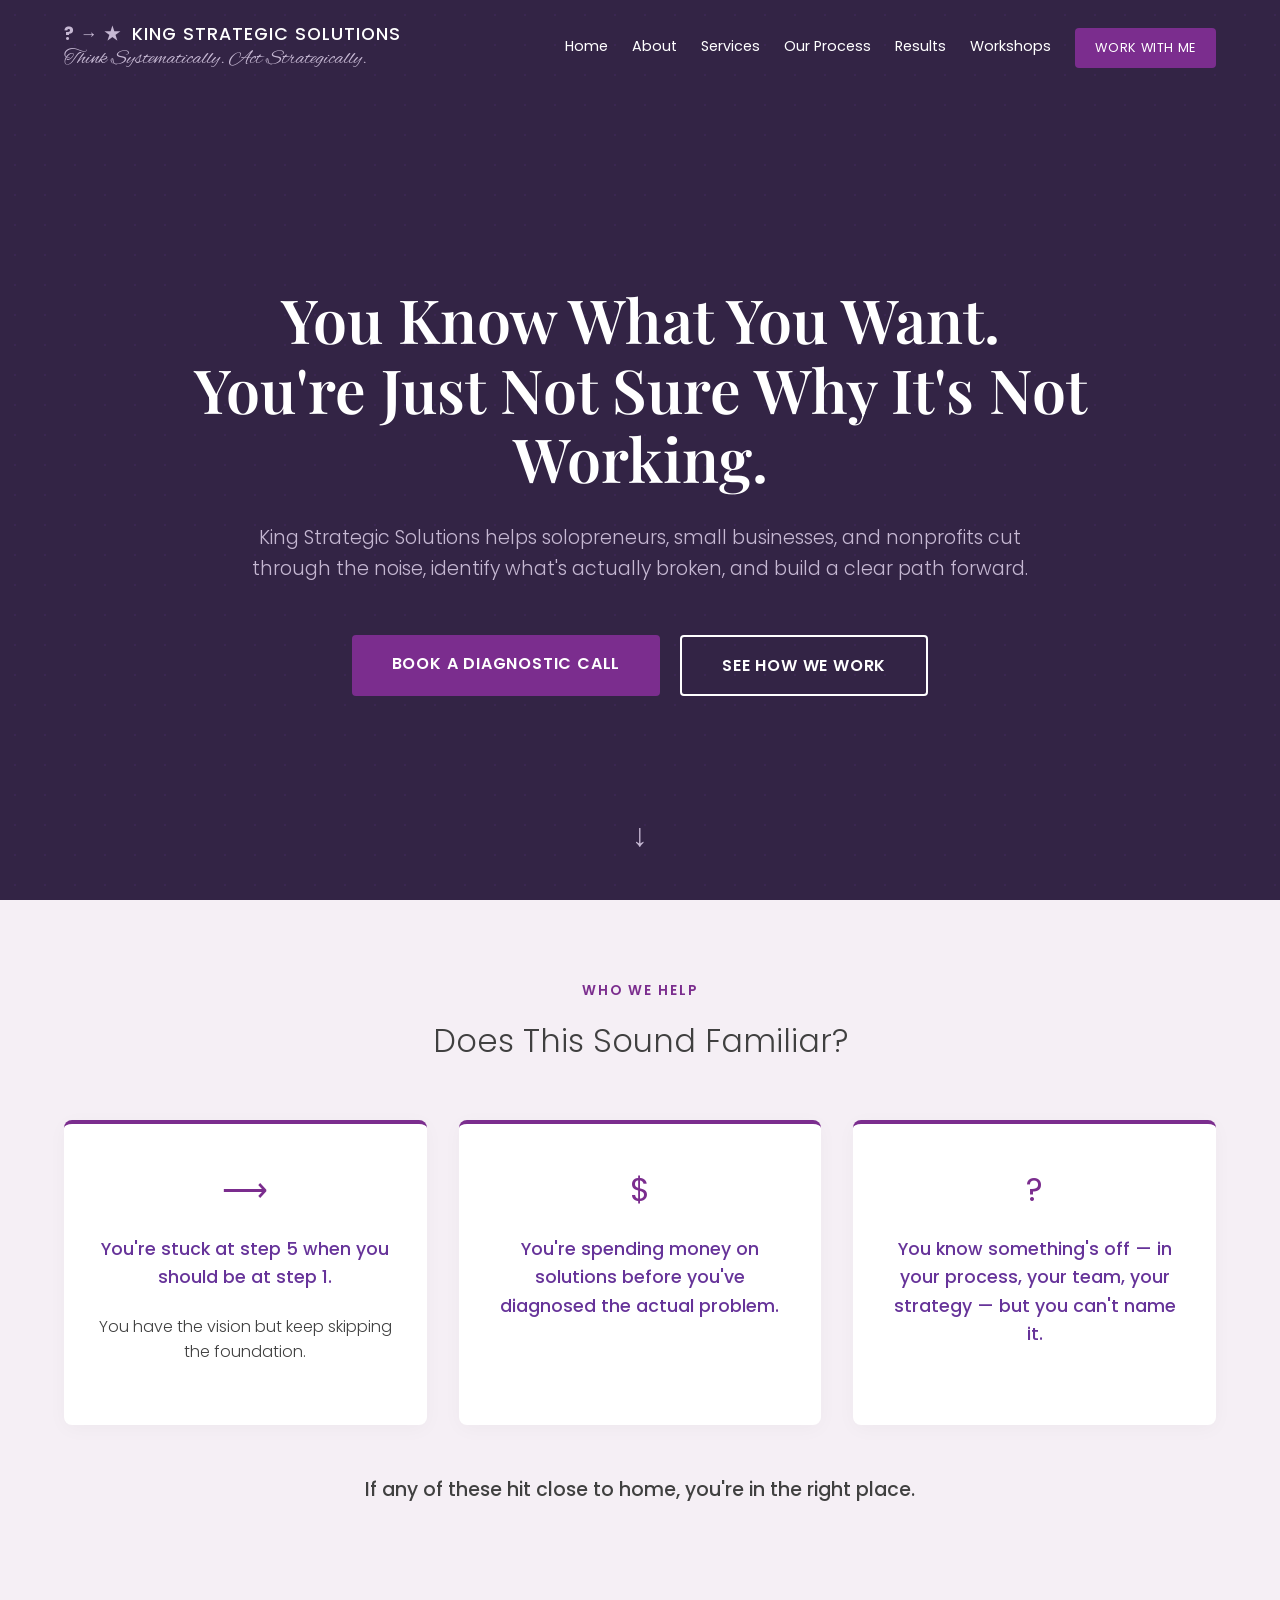
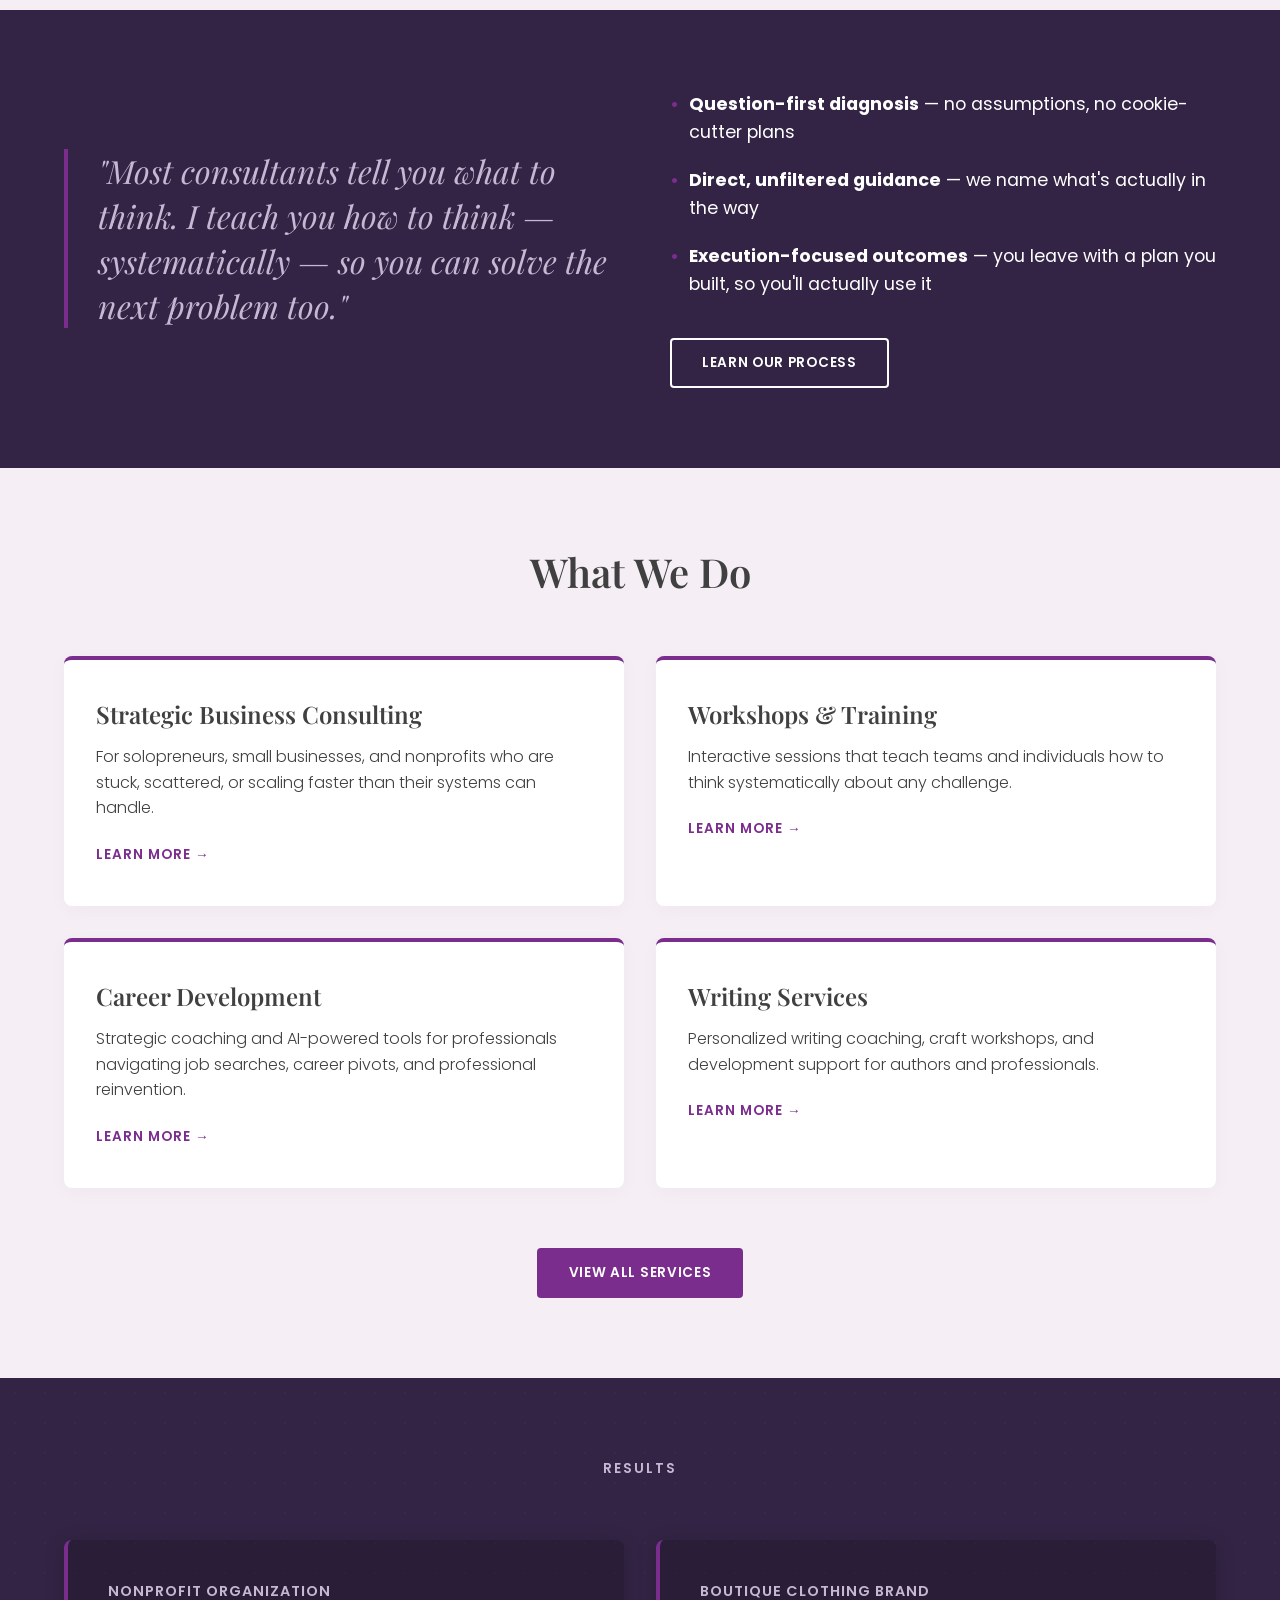
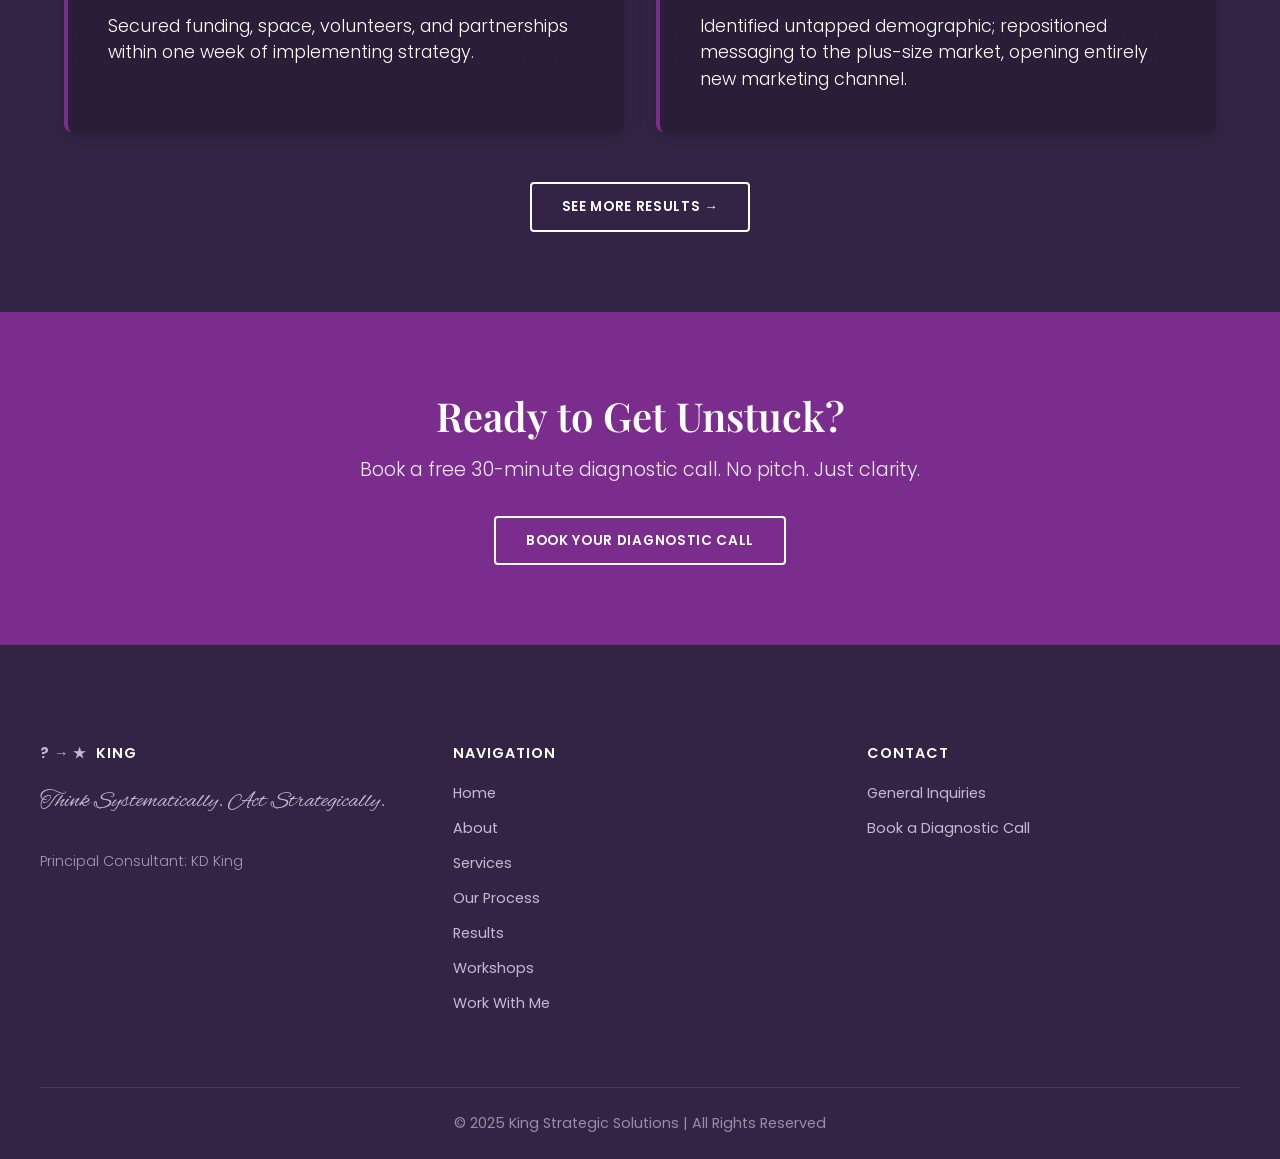
<file: index.html>
<!DOCTYPE html>
<html lang="en">
<head>
  <meta charset="UTF-8">
  <meta name="viewport" content="width=device-width, initial-scale=1.0">
  <meta name="description" content="King Strategic Solutions helps solopreneurs, small businesses, and nonprofits diagnose what's broken and build a clear path forward. Strategic consulting by KD King.">
  <meta property="og:title" content="Home | King Strategic Solutions">
  <meta property="og:description" content="King Strategic Solutions helps solopreneurs, small businesses, and nonprofits diagnose what's broken and build a clear path forward. Strategic consulting by KD King.">
  <meta property="og:url" content="https://kdking.business/index.html">
  <title>Home | King Strategic Solutions</title>
  <link rel="stylesheet" href="style.css">
</head>
<body>
  <header class="site-header">
    <div class="nav-container">
      <a href="index.html" class="logo">
        <div class="logo-main"><span class="logo-icon">? &rarr; &starf;</span> KING STRATEGIC SOLUTIONS</div>
        <div class="logo-tag">Think Systematically. Act Strategically.</div>
      </a>
      <button class="hamburger" aria-label="Toggle Navigation">
        <span></span><span></span><span></span>
      </button>
      <nav class="nav-links">
        <a href="index.html">Home</a>
        <a href="about.html">About</a>
        <a href="services.html">Services</a>
        <a href="process.html">Our Process</a>
        <a href="results.html">Results</a>
        <a href="workshops.html">Workshops</a>
        <a href="work-with-me.html" class="btn-primary">Work With Me</a>
      </nav>
    </div>
  </header>

  <main>
    <section class="page-hero pattern-bg" style="min-height: 100vh;">
      <div class="container text-center" style="position: relative; z-index: 10;">
        <h1 style="font-size: 3.8rem; max-width: 900px; margin: 0 auto; line-height: 1.15;">You Know What You Want.<br>You're Just Not Sure Why It's Not Working.</h1>
        <p class="subtitle" style="margin-top: 30px;">King Strategic Solutions helps solopreneurs, small businesses, and nonprofits cut through the noise, identify what's actually broken, and build a clear path forward.</p>
        <div style="margin-top: 50px; display: flex; gap: 20px; justify-content: center; flex-wrap: wrap;">
          <a href="work-with-me.html" class="btn-primary" style="padding: 16px 40px; font-size: 1rem;">Book a Diagnostic Call</a>
          <a href="process.html" class="btn-ghost-white" style="padding: 16px 40px; font-size: 1rem;">See How We Work</a>
        </div>
      </div>
      <div style="position: absolute; bottom: 40px; left: 50%; transform: translateX(-50%); animation: bounce 2s infinite;">
          <span style="color: var(--color-purple-light); font-size: 2rem;">&darr;</span>
      </div>
    </section>

    <section class="bg-light">
      <div class="container text-center">
        <span class="section-label">WHO WE HELP</span>
        <h2 style="font-family: var(--font-body); font-weight: 300; font-size: 2rem; margin-bottom: 60px;">Does This Sound Familiar?</h2>
        <div class="grid-3 text-left">
          <div class="card">
            <span class="card-icon">&xrarr;</span>
            <p style="font-weight: 500; font-size: 1.1rem; color: var(--color-purple-deep);">You're stuck at step 5 when you should be at step 1.</p>
            <p>You have the vision but keep skipping the foundation.</p>
          </div>
          <div class="card">
            <span class="card-icon">&dollar;</span>
            <p style="font-weight: 500; font-size: 1.1rem; color: var(--color-purple-deep);">You're spending money on solutions before you've diagnosed the actual problem.</p>
          </div>
          <div class="card">
            <span class="card-icon">?</span>
            <p style="font-weight: 500; font-size: 1.1rem; color: var(--color-purple-deep);">You know something's off &mdash; in your process, your team, your strategy &mdash; but you can't name it.</p>
          </div>
        </div>
        <p style="margin-top: 50px; font-weight: 500; font-size: 1.2rem;">If any of these hit close to home, you're in the right place.</p>
      </div>
    </section>

    <section class="bg-dark">
      <div class="container grid-2" style="align-items: center; gap: 60px;">
        <div class="pull-quote" style="margin: 0;">
          "Most consultants tell you what to think. I teach you how to think &mdash; systematically &mdash; so you can solve the next problem too."
        </div>
        <div>
          <ul style="list-style: none; margin-bottom: 40px;">
            <li style="margin-bottom: 20px; font-size: 1.1rem; display: flex; align-items: flex-start;">
              <span class="accent-marker">&bull;</span>
              <div><strong>Question-first diagnosis</strong> &mdash; no assumptions, no cookie-cutter plans</div>
            </li>
            <li style="margin-bottom: 20px; font-size: 1.1rem; display: flex; align-items: flex-start;">
              <span class="accent-marker">&bull;</span>
              <div><strong>Direct, unfiltered guidance</strong> &mdash; we name what's actually in the way</div>
            </li>
            <li style="font-size: 1.1rem; display: flex; align-items: flex-start;">
              <span class="accent-marker">&bull;</span>
              <div><strong>Execution-focused outcomes</strong> &mdash; you leave with a plan you built, so you'll actually use it</div>
            </li>
          </ul>
          <a href="process.html" class="btn-ghost-white">Learn Our Process</a>
        </div>
      </div>
    </section>

    <section class="bg-light">
      <div class="container">
        <div class="text-center" style="margin-bottom: 60px;">
          <h2 style="font-family: var(--font-display); font-size: 2.5rem;">What We Do</h2>
        </div>
        <div class="grid-2">
          <div class="card">
            <h3>Strategic Business Consulting</h3>
            <p>For solopreneurs, small businesses, and nonprofits who are stuck, scattered, or scaling faster than their systems can handle.</p>
            <a href="strategic-consulting.html" style="color: var(--color-purple-mid); font-weight: 600; text-transform: uppercase; font-size: 0.85rem; letter-spacing: 1px;">Learn More &rarr;</a>
          </div>
          <div class="card">
            <h3>Workshops & Training</h3>
            <p>Interactive sessions that teach teams and individuals how to think systematically about any challenge.</p>
            <a href="workshops.html" style="color: var(--color-purple-mid); font-weight: 600; text-transform: uppercase; font-size: 0.85rem; letter-spacing: 1px;">Learn More &rarr;</a>
          </div>
          <div class="card">
            <h3>Career Development</h3>
            <p>Strategic coaching and AI-powered tools for professionals navigating job searches, career pivots, and professional reinvention.</p>
            <a href="career-development.html" style="color: var(--color-purple-mid); font-weight: 600; text-transform: uppercase; font-size: 0.85rem; letter-spacing: 1px;">Learn More &rarr;</a>
          </div>
          <div class="card">
            <h3>Writing Services</h3>
            <p>Personalized writing coaching, craft workshops, and development support for authors and professionals.</p>
            <a href="writing-services.html" style="color: var(--color-purple-mid); font-weight: 600; text-transform: uppercase; font-size: 0.85rem; letter-spacing: 1px;">Learn More &rarr;</a>
          </div>
        </div>
        <div class="text-center" style="margin-top: 60px;">
          <a href="services.html" class="btn-primary">View All Services</a>
        </div>
      </div>
    </section>

    <section class="bg-dark pattern-bg">
      <div class="container">
        <div class="text-center" style="margin-bottom: 60px;">
          <span class="section-label" style="color: var(--color-purple-light);">RESULTS</span>
        </div>
        <div class="grid-2">
          <div style="background: rgba(0,0,0,0.2); padding: 40px; border-radius: var(--border-radius-card); border-left: 4px solid var(--color-purple-mid); box-shadow: 0 4px 20px rgba(0,0,0,0.2);">
            <div style="color: var(--color-purple-light); font-weight: 600; margin-bottom: 10px; font-size: 0.9rem; text-transform: uppercase; letter-spacing: 1px;">Nonprofit Organization</div>
            <p style="font-size: 1.1rem; line-height: 1.5; margin-bottom: 0;">Secured funding, space, volunteers, and partnerships within one week of implementing strategy.</p>
          </div>
          <div style="background: rgba(0,0,0,0.2); padding: 40px; border-radius: var(--border-radius-card); border-left: 4px solid var(--color-purple-mid); box-shadow: 0 4px 20px rgba(0,0,0,0.2);">
            <div style="color: var(--color-purple-light); font-weight: 600; margin-bottom: 10px; font-size: 0.9rem; text-transform: uppercase; letter-spacing: 1px;">Boutique Clothing Brand</div>
            <p style="font-size: 1.1rem; line-height: 1.5; margin-bottom: 0;">Identified untapped demographic; repositioned messaging to the plus-size market, opening entirely new marketing channel.</p>
          </div>
        </div>
        <div class="text-center" style="margin-top: 50px;">
          <a href="results.html" class="btn-ghost-white">See More Results &rarr;</a>
        </div>
      </div>
    </section>

    <section class="cta-band">
      <div class="container">
        <h2>Ready to Get Unstuck?</h2>
        <p>Book a free 30-minute diagnostic call. No pitch. Just clarity.</p>
        <a href="work-with-me.html" class="btn-ghost-white" style="border-width: 2px;">Book Your Diagnostic Call</a>
      </div>
    </section>
  </main>

  <footer class="site-footer">
    <div class="footer-grid">
      <div>
        <h4><span class="logo-icon">? &rarr; &starf;</span> KING</h4>
        <p class="logo-tag" style="margin-top: 5px; font-size: 1.5rem;">Think Systematically. Act Strategically.</p>
        <p style="margin-top: 20px; opacity: 0.8;">Principal Consultant: KD King</p>
      </div>
      <div>
        <h4>Navigation</h4>
        <ul>
          <li><a href="index.html">Home</a></li>
          <li><a href="about.html">About</a></li>
          <li><a href="services.html">Services</a></li>
          <li><a href="process.html">Our Process</a></li>
          <li><a href="results.html">Results</a></li>
          <li><a href="workshops.html">Workshops</a></li>
          <li><a href="work-with-me.html">Work With Me</a></li>
        </ul>
      </div>
      <div>
        <h4>Contact</h4>
        <ul>
          <li><a href="contact.html">General Inquiries</a></li>
          <li><a href="work-with-me.html">Book a Diagnostic Call</a></li>
        </ul>
      </div>
    </div>
    <div class="footer-bottom">
      &copy; 2025 King Strategic Solutions | All Rights Reserved
    </div>
  </footer>
  <script src="main.js"></script>
</body>
</html>
</file>
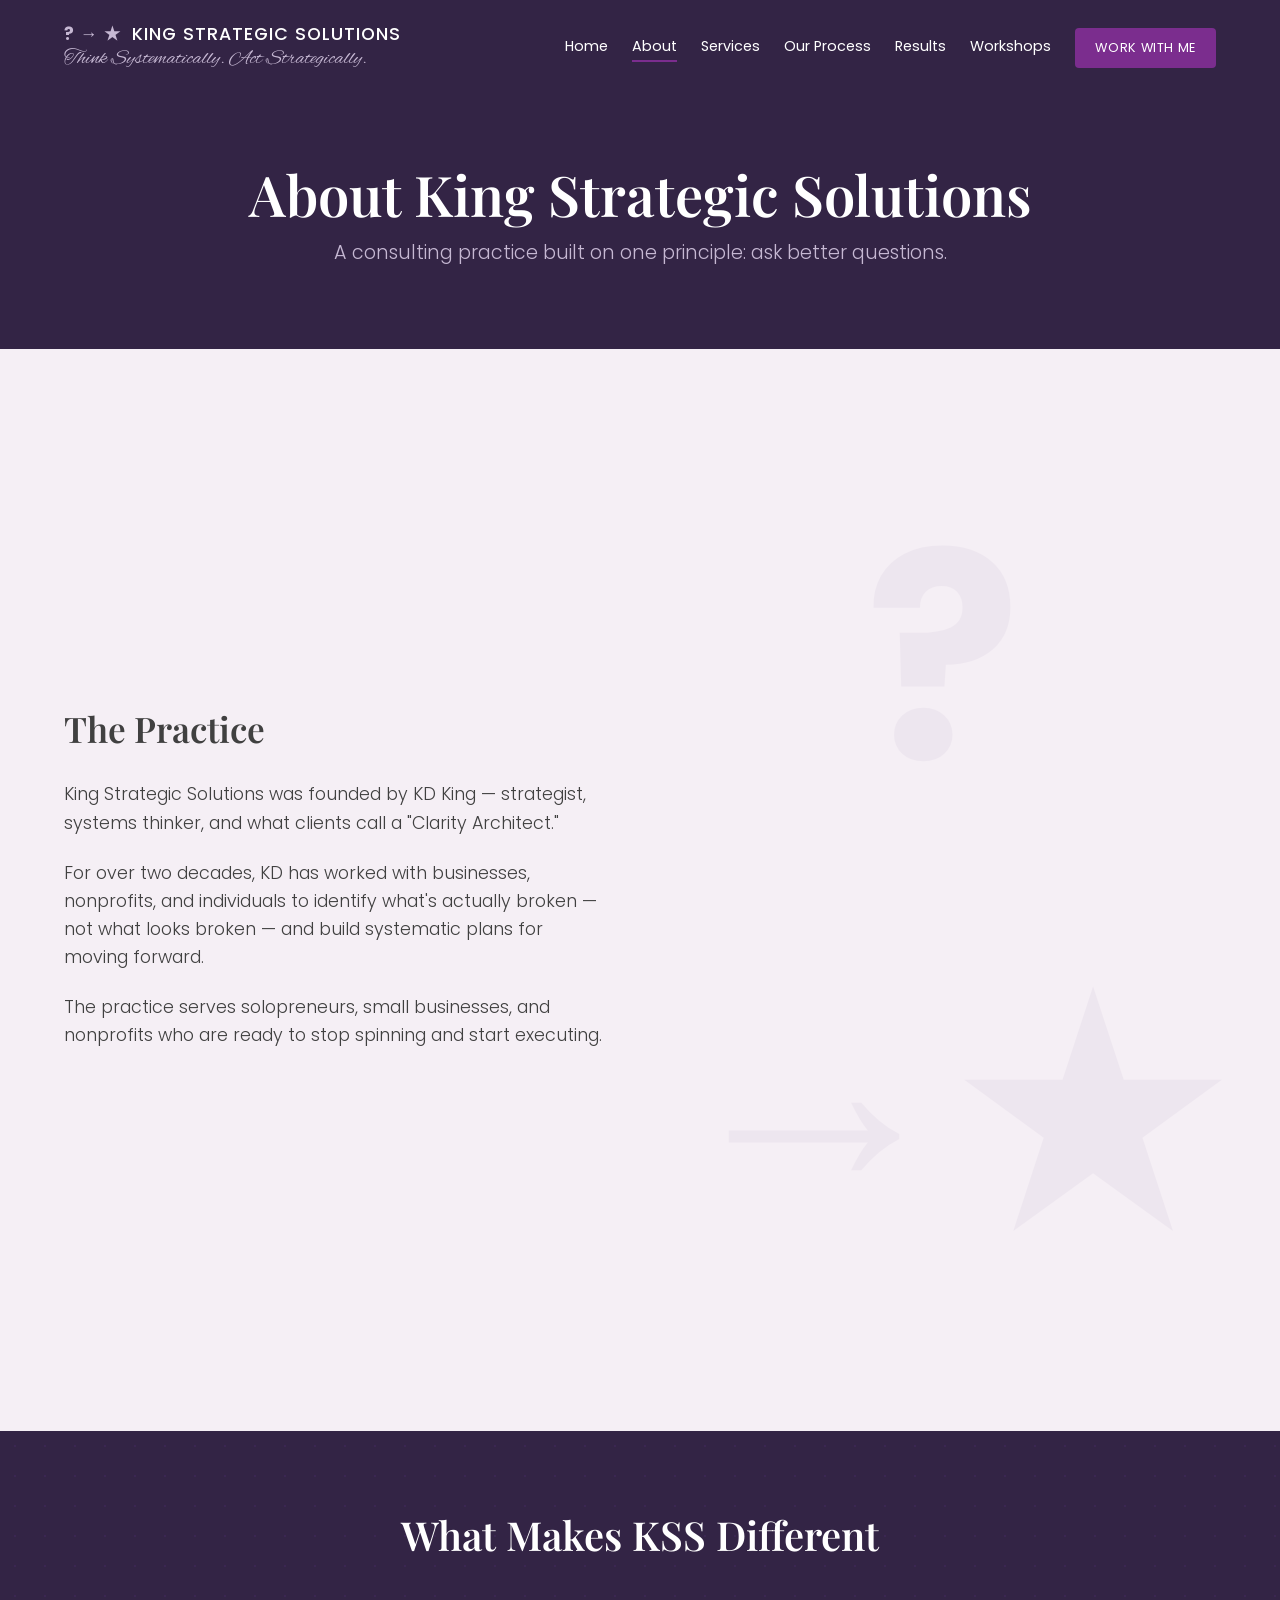
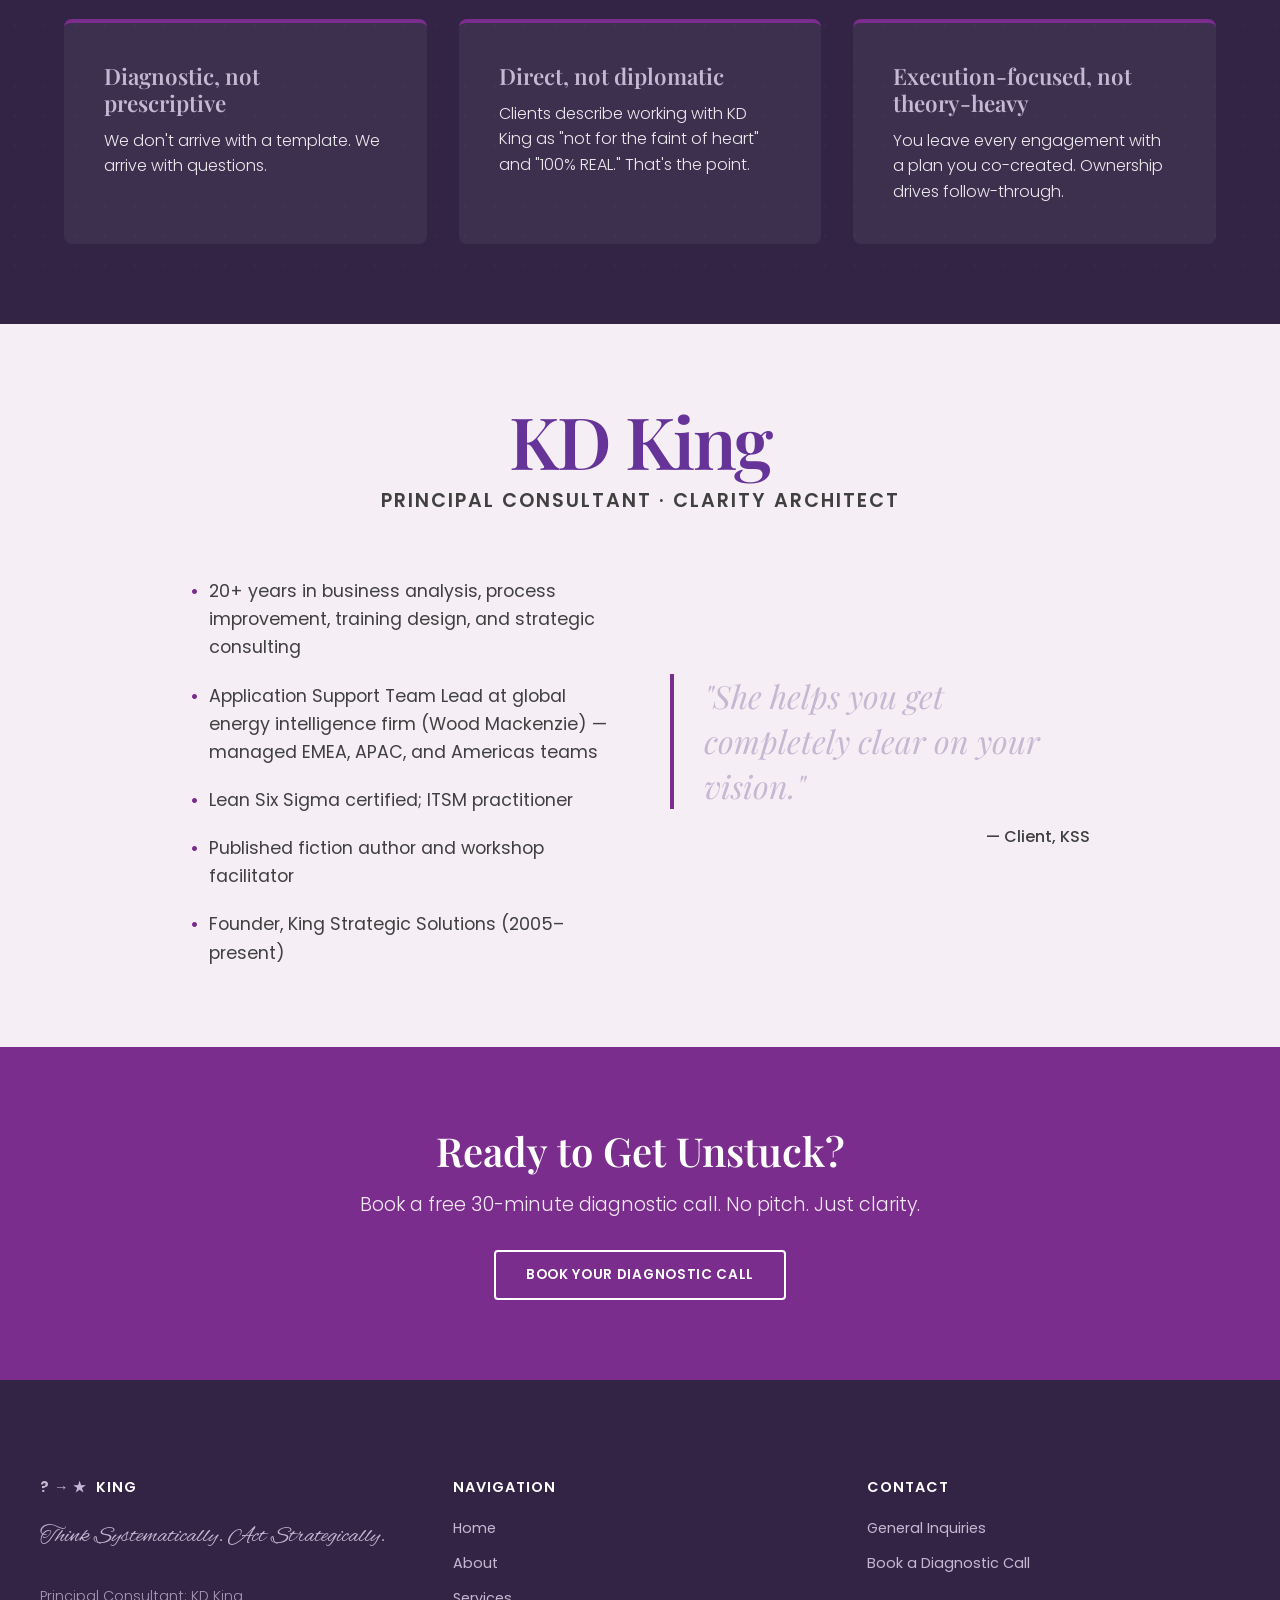
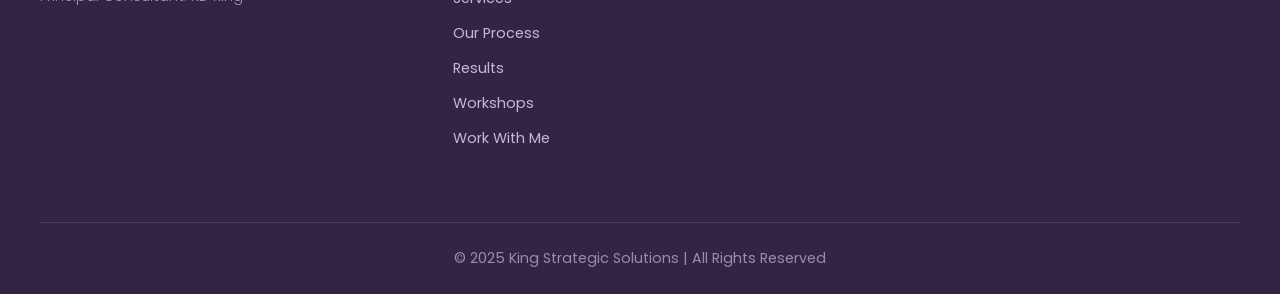
<file: about.html>
<!DOCTYPE html>
<html lang="en">
<head>
  <meta charset="UTF-8">
  <meta name="viewport" content="width=device-width, initial-scale=1.0">
  <meta name="description" content="About King Strategic Solutions. A consulting practice built on one principle: ask better questions. Principal Consultant: KD King.">
  <meta property="og:title" content="About | King Strategic Solutions">
  <meta property="og:description" content="About King Strategic Solutions. A consulting practice built on one principle: ask better questions. Principal Consultant: KD King.">
  <meta property="og:url" content="https://kdking.business/about.html">
  <title>About | King Strategic Solutions</title>
  <link rel="stylesheet" href="style.css">
</head>
<body>
  <header class="site-header">
    <div class="nav-container">
      <a href="index.html" class="logo">
        <div class="logo-main"><span class="logo-icon">? &rarr; &starf;</span> KING STRATEGIC SOLUTIONS</div>
        <div class="logo-tag">Think Systematically. Act Strategically.</div>
      </a>
      <button class="hamburger" aria-label="Toggle Navigation">
        <span></span><span></span><span></span>
      </button>
      <nav class="nav-links">
        <a href="index.html">Home</a>
        <a href="about.html" class="active">About</a>
        <a href="services.html">Services</a>
        <a href="process.html">Our Process</a>
        <a href="results.html">Results</a>
        <a href="workshops.html">Workshops</a>
        <a href="work-with-me.html" class="btn-primary">Work With Me</a>
      </nav>
    </div>
  </header>

  <main>
    <section class="page-hero">
      <div class="container text-center">
        <h1>About King Strategic Solutions</h1>
        <p class="subtitle">A consulting practice built on one principle: ask better questions.</p>
      </div>
    </section>

    <!-- The Practice -->
    <section class="bg-light">
      <div class="container grid-2" style="align-items: center; gap: 60px;">
        <div>
          <h2 style="font-family: var(--font-display); font-size: 2.2rem; margin-bottom: 30px;">The Practice</h2>
          <p style="font-size: 1.1rem;">King Strategic Solutions was founded by KD King &mdash; strategist, systems thinker, and what clients call a "Clarity Architect."</p>
          <p style="font-size: 1.1rem;">For over two decades, KD has worked with businesses, nonprofits, and individuals to identify what's actually broken &mdash; not what looks broken &mdash; and build systematic plans for moving forward.</p>
          <p style="font-size: 1.1rem;">The practice serves solopreneurs, small businesses, and nonprofits who are ready to stop spinning and start executing.</p>
        </div>
        <div class="text-center" style="font-size: 18rem; color: var(--color-purple-light); font-weight: 700; opacity: 0.15; user-select: none;">
          ?&rarr;&starf;
        </div>
      </div>
    </section>

    <!-- What Makes KSS Different -->
    <section class="bg-dark pattern-bg">
      <div class="container">
        <div class="text-center" style="margin-bottom: 60px;">
          <h2 style="font-family: var(--font-display); font-size: 2.5rem; color: var(--color-white);">What Makes KSS Different</h2>
        </div>
        <div class="grid-3 text-left">
          <div style="background: rgba(255,255,255,0.05); padding: 40px; border-radius: var(--border-radius-card); border-top: 4px solid var(--color-purple-mid);">
            <h3 style="color: var(--color-purple-light); font-size: 1.4rem;">Diagnostic, not prescriptive</h3>
            <p style="opacity: 0.9; margin-bottom: 0;">We don't arrive with a template. We arrive with questions.</p>
          </div>
          <div style="background: rgba(255,255,255,0.05); padding: 40px; border-radius: var(--border-radius-card); border-top: 4px solid var(--color-purple-mid);">
            <h3 style="color: var(--color-purple-light); font-size: 1.4rem;">Direct, not diplomatic</h3>
            <p style="opacity: 0.9; margin-bottom: 0;">Clients describe working with KD King as "not for the faint of heart" and "100% REAL." That's the point.</p>
          </div>
          <div style="background: rgba(255,255,255,0.05); padding: 40px; border-radius: var(--border-radius-card); border-top: 4px solid var(--color-purple-mid);">
            <h3 style="color: var(--color-purple-light); font-size: 1.4rem;">Execution-focused, not theory-heavy</h3>
            <p style="opacity: 0.9; margin-bottom: 0;">You leave every engagement with a plan you co-created. Ownership drives follow-through.</p>
          </div>
        </div>
      </div>
    </section>

    <!-- KD King (The Expert) -->
    <section class="bg-light">
      <div class="container">
        <div class="text-center" style="margin-bottom: 60px;">
          <h2 style="font-family: var(--font-display); font-size: 4.5rem; color: var(--color-purple-deep); letter-spacing: -2px; margin-bottom: 10px; line-height: 1;">KD King</h2>
          <p style="font-family: var(--font-body); font-weight: 600; font-size: 1.2rem; color: var(--color-text-dark); text-transform: uppercase; letter-spacing: 2px;">Principal Consultant &middot; Clarity Architect</p>
        </div>
        
        <div class="grid-2" style="align-items: center; gap: 60px; max-width: 900px; margin: 0 auto;">
          <div>
            <ul style="list-style: none;">
              <li style="margin-bottom: 20px; font-size: 1.1rem; display: flex; align-items: flex-start;">
                <span class="accent-marker">&bull;</span>
                <div>20+ years in business analysis, process improvement, training design, and strategic consulting</div>
              </li>
              <li style="margin-bottom: 20px; font-size: 1.1rem; display: flex; align-items: flex-start;">
                <span class="accent-marker">&bull;</span>
                <div>Application Support Team Lead at global energy intelligence firm (Wood Mackenzie) &mdash; managed EMEA, APAC, and Americas teams</div>
              </li>
              <li style="margin-bottom: 20px; font-size: 1.1rem; display: flex; align-items: flex-start;">
                <span class="accent-marker">&bull;</span>
                <div>Lean Six Sigma certified; ITSM practitioner</div>
              </li>
              <li style="margin-bottom: 20px; font-size: 1.1rem; display: flex; align-items: flex-start;">
                <span class="accent-marker">&bull;</span>
                <div>Published fiction author and workshop facilitator</div>
              </li>
              <li style="font-size: 1.1rem; display: flex; align-items: flex-start;">
                <span class="accent-marker">&bull;</span>
                <div>Founder, King Strategic Solutions (2005&ndash;present)</div>
              </li>
            </ul>
          </div>
          <div>
            <div class="pull-quote" style="margin: 0; font-size: 2rem;">
              "She helps you get completely clear on your vision."
            </div>
            <p style="text-align: right; font-weight: 500; margin-top: 15px;">&mdash; Client, KSS</p>
          </div>
        </div>
      </div>
    </section>

    <!-- Global CTA Band -->
    <section class="cta-band">
      <div class="container">
        <h2>Ready to Get Unstuck?</h2>
        <p>Book a free 30-minute diagnostic call. No pitch. Just clarity.</p>
        <a href="work-with-me.html" class="btn-ghost-white">Book Your Diagnostic Call</a>
      </div>
    </section>
  </main>

  <footer class="site-footer">
    <div class="footer-grid">
      <div>
        <h4><span class="logo-icon">? &rarr; &starf;</span> KING</h4>
        <p class="logo-tag" style="margin-top: 5px; font-size: 1.5rem;">Think Systematically. Act Strategically.</p>
        <p style="margin-top: 20px; opacity: 0.8;">Principal Consultant: KD King</p>
      </div>
      <div>
        <h4>Navigation</h4>
        <ul>
          <li><a href="index.html">Home</a></li>
          <li><a href="about.html">About</a></li>
          <li><a href="services.html">Services</a></li>
          <li><a href="process.html">Our Process</a></li>
          <li><a href="results.html">Results</a></li>
          <li><a href="workshops.html">Workshops</a></li>
          <li><a href="work-with-me.html">Work With Me</a></li>
        </ul>
      </div>
      <div>
        <h4>Contact</h4>
        <ul>
          <li><a href="contact.html">General Inquiries</a></li>
          <li><a href="work-with-me.html">Book a Diagnostic Call</a></li>
        </ul>
      </div>
    </div>
    <div class="footer-bottom">
      &copy; 2025 King Strategic Solutions | All Rights Reserved
    </div>
  </footer>
  <script src="main.js"></script>
</body>
</html>
</file>
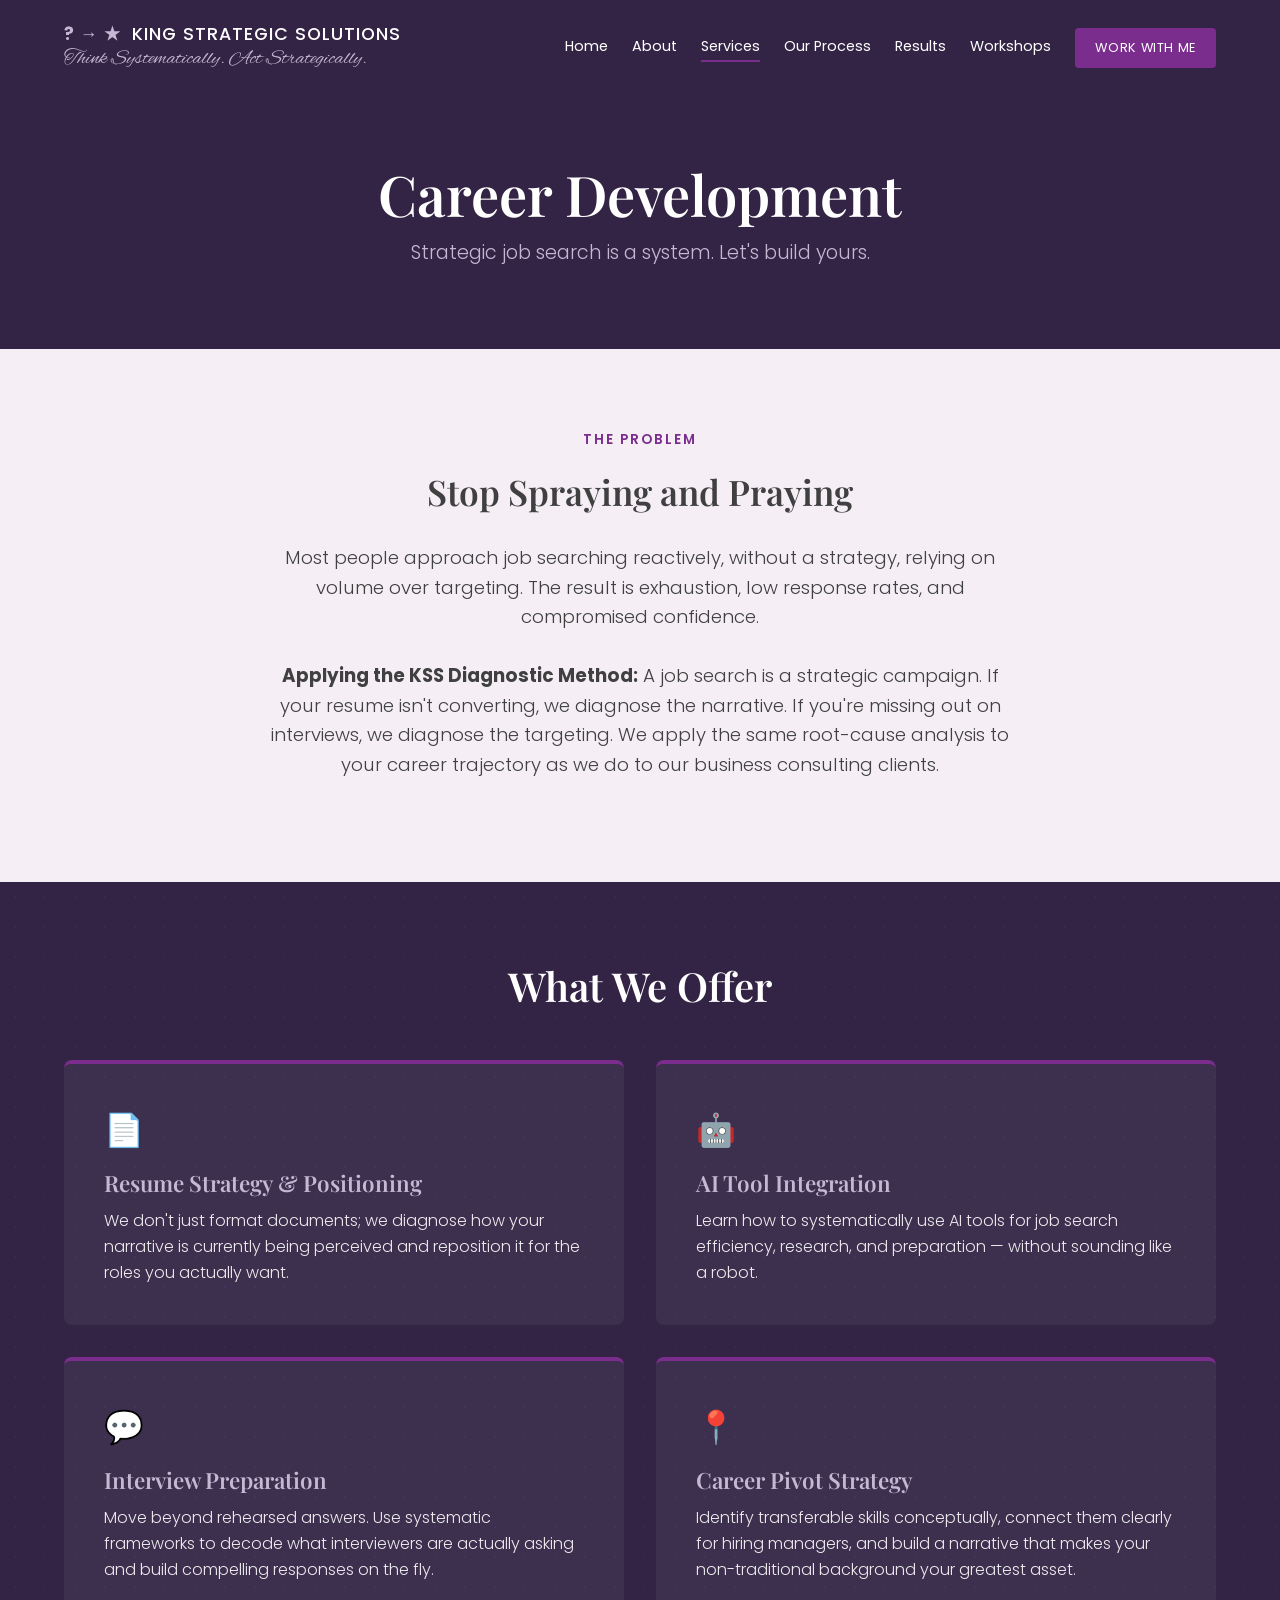
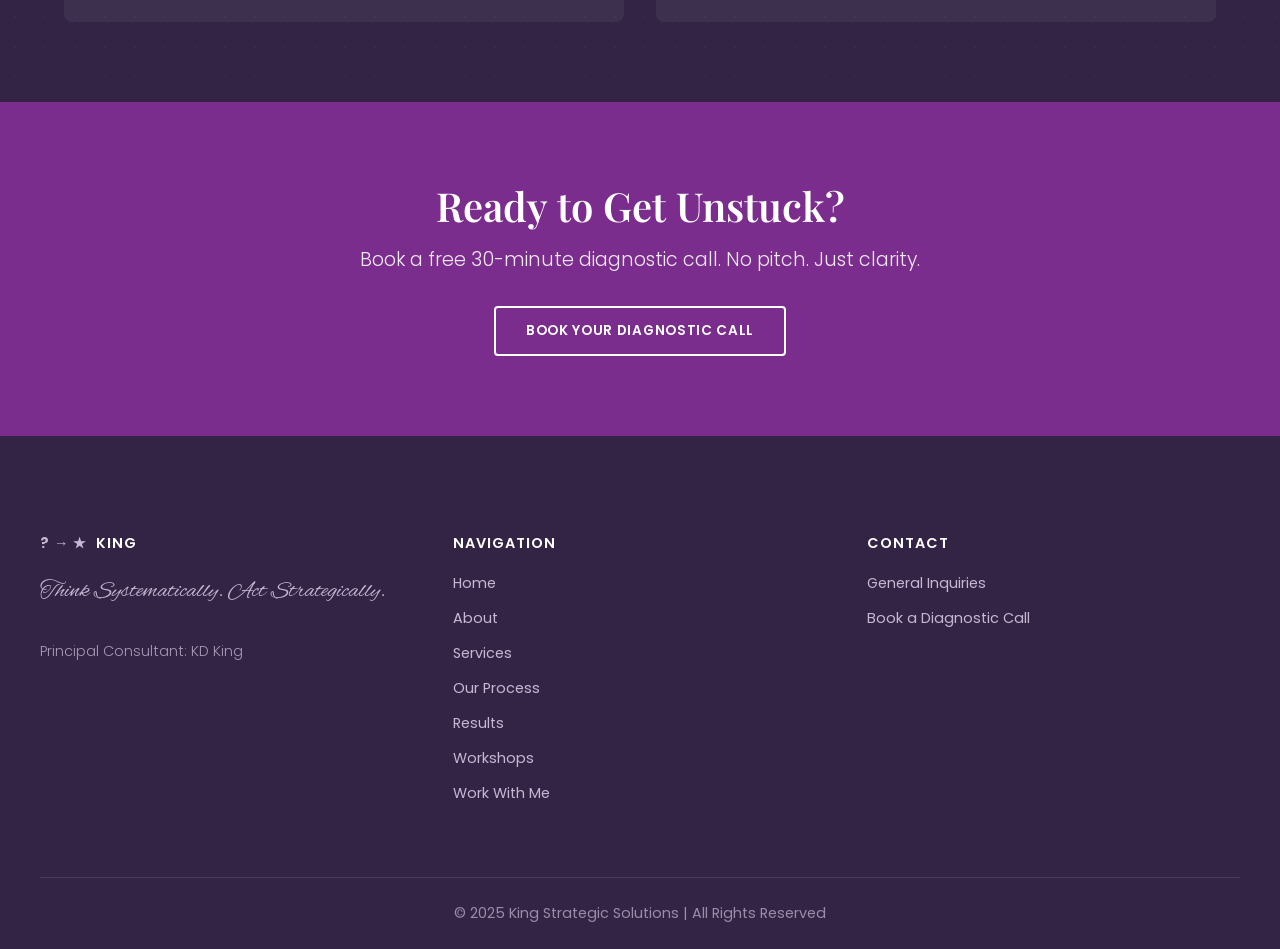
<file: career-development.html>
<!DOCTYPE html>
<html lang="en">
<head>
  <meta charset="UTF-8">
  <meta name="viewport" content="width=device-width, initial-scale=1.0">
  <meta name="description" content="Strategic job search is a system. King Strategic Solutions offers career coaching and strategy for professionals navigating transitions.">
  <meta property="og:title" content="Career Development | King Strategic Solutions">
  <meta property="og:description" content="Strategic job search is a system. King Strategic Solutions offers career coaching and strategy for professionals navigating transitions.">
  <meta property="og:url" content="https://kdking.business/career-development.html">
  <title>Career Development | King Strategic Solutions</title>
  <link rel="stylesheet" href="style.css">
</head>
<body>
  <header class="site-header">
    <div class="nav-container">
      <a href="index.html" class="logo">
        <div class="logo-main"><span class="logo-icon">? &rarr; &starf;</span> KING STRATEGIC SOLUTIONS</div>
        <div class="logo-tag">Think Systematically. Act Strategically.</div>
      </a>
      <button class="hamburger" aria-label="Toggle Navigation">
        <span></span><span></span><span></span>
      </button>
      <nav class="nav-links">
        <a href="index.html">Home</a>
        <a href="about.html">About</a>
        <a href="services.html" class="active">Services</a>
        <a href="process.html">Our Process</a>
        <a href="results.html">Results</a>
        <a href="workshops.html">Workshops</a>
        <a href="work-with-me.html" class="btn-primary">Work With Me</a>
      </nav>
    </div>
  </header>

  <main>
    <section class="page-hero">
      <div class="container text-center">
        <h1>Career Development</h1>
        <p class="subtitle">Strategic job search is a system. Let's build yours.</p>
      </div>
    </section>

    <!-- The Problem -->
    <section class="bg-light">
      <div class="container text-center" style="max-width: 800px;">
        <span class="section-label">THE PROBLEM</span>
        <h2 style="font-family: var(--font-display); font-size: 2.2rem; margin-bottom: 30px;">Stop Spraying and Praying</h2>
        <p style="font-size: 1.15rem; line-height: 1.6; margin-bottom: 30px;">
          Most people approach job searching reactively, without a strategy, relying on volume over targeting. The result is exhaustion, low response rates, and compromised confidence.
        </p>
        <p style="font-size: 1.15rem; line-height: 1.6;">
          <strong>Applying the KSS Diagnostic Method:</strong> A job search is a strategic campaign. If your resume isn't converting, we diagnose the narrative. If you're missing out on interviews, we diagnose the targeting. We apply the same root-cause analysis to your career trajectory as we do to our business consulting clients.
        </p>
      </div>
    </section>

    <!-- What KSS Offers -->
    <section class="bg-dark pattern-bg">
      <div class="container">
        <div class="text-center" style="margin-bottom: 50px;">
          <h2 style="font-family: var(--font-display); font-size: 2.5rem; color: var(--color-white);">What We Offer</h2>
        </div>
        
        <div class="grid-2">
          
          <div style="background: rgba(255,255,255,0.05); padding: 40px; border-radius: var(--border-radius-card); border-top: 4px solid var(--color-purple-mid);">
            <div style="font-size: 2rem; color: var(--color-purple-mid); margin-bottom: 15px;">&#128196;</div>
            <h3 style="color: var(--color-purple-light); font-size: 1.4rem;">Resume Strategy &amp; Positioning</h3>
            <p style="opacity: 0.9; margin-bottom: 0;">We don't just format documents; we diagnose how your narrative is currently being perceived and reposition it for the roles you actually want.</p>
          </div>
          
          <div style="background: rgba(255,255,255,0.05); padding: 40px; border-radius: var(--border-radius-card); border-top: 4px solid var(--color-purple-mid);">
            <div style="font-size: 2rem; color: var(--color-purple-mid); margin-bottom: 15px;">&#129302;</div>
            <h3 style="color: var(--color-purple-light); font-size: 1.4rem;">AI Tool Integration</h3>
            <p style="opacity: 0.9; margin-bottom: 0;">Learn how to systematically use AI tools for job search efficiency, research, and preparation &mdash; without sounding like a robot.</p>
          </div>
          
          <div style="background: rgba(255,255,255,0.05); padding: 40px; border-radius: var(--border-radius-card); border-top: 4px solid var(--color-purple-mid);">
            <div style="font-size: 2rem; color: var(--color-purple-mid); margin-bottom: 15px;">&#128172;</div>
            <h3 style="color: var(--color-purple-light); font-size: 1.4rem;">Interview Preparation</h3>
            <p style="opacity: 0.9; margin-bottom: 0;">Move beyond rehearsed answers. Use systematic frameworks to decode what interviewers are actually asking and build compelling responses on the fly.</p>
          </div>
          
          <div style="background: rgba(255,255,255,0.05); padding: 40px; border-radius: var(--border-radius-card); border-top: 4px solid var(--color-purple-mid);">
            <div style="font-size: 2rem; color: var(--color-purple-mid); margin-bottom: 15px;">&#128205;</div>
            <h3 style="color: var(--color-purple-light); font-size: 1.4rem;">Career Pivot Strategy</h3>
            <p style="opacity: 0.9; margin-bottom: 0;">Identify transferable skills conceptually, connect them clearly for hiring managers, and build a narrative that makes your non-traditional background your greatest asset.</p>
          </div>

        </div>
      </div>
    </section>

    <!-- Global CTA Band -->
    <section class="cta-band">
      <div class="container">
        <h2>Ready to Get Unstuck?</h2>
        <p>Book a free 30-minute diagnostic call. No pitch. Just clarity.</p>
        <a href="work-with-me.html" class="btn-ghost-white" style="border-width: 2px;">Book Your Diagnostic Call</a>
      </div>
    </section>
  </main>

  <footer class="site-footer">
    <div class="footer-grid">
      <div>
        <h4><span class="logo-icon">? &rarr; &starf;</span> KING</h4>
        <p class="logo-tag" style="margin-top: 5px; font-size: 1.5rem;">Think Systematically. Act Strategically.</p>
        <p style="margin-top: 20px; opacity: 0.8;">Principal Consultant: KD King</p>
      </div>
      <div>
        <h4>Navigation</h4>
        <ul>
          <li><a href="index.html">Home</a></li>
          <li><a href="about.html">About</a></li>
          <li><a href="services.html">Services</a></li>
          <li><a href="process.html">Our Process</a></li>
          <li><a href="results.html">Results</a></li>
          <li><a href="workshops.html">Workshops</a></li>
          <li><a href="work-with-me.html">Work With Me</a></li>
        </ul>
      </div>
      <div>
        <h4>Contact</h4>
        <ul>
          <li><a href="contact.html">General Inquiries</a></li>
          <li><a href="work-with-me.html">Book a Diagnostic Call</a></li>
        </ul>
      </div>
    </div>
    <div class="footer-bottom">
      &copy; 2025 King Strategic Solutions | All Rights Reserved
    </div>
  </footer>
  <script src="main.js"></script>
</body>
</html>
</file>
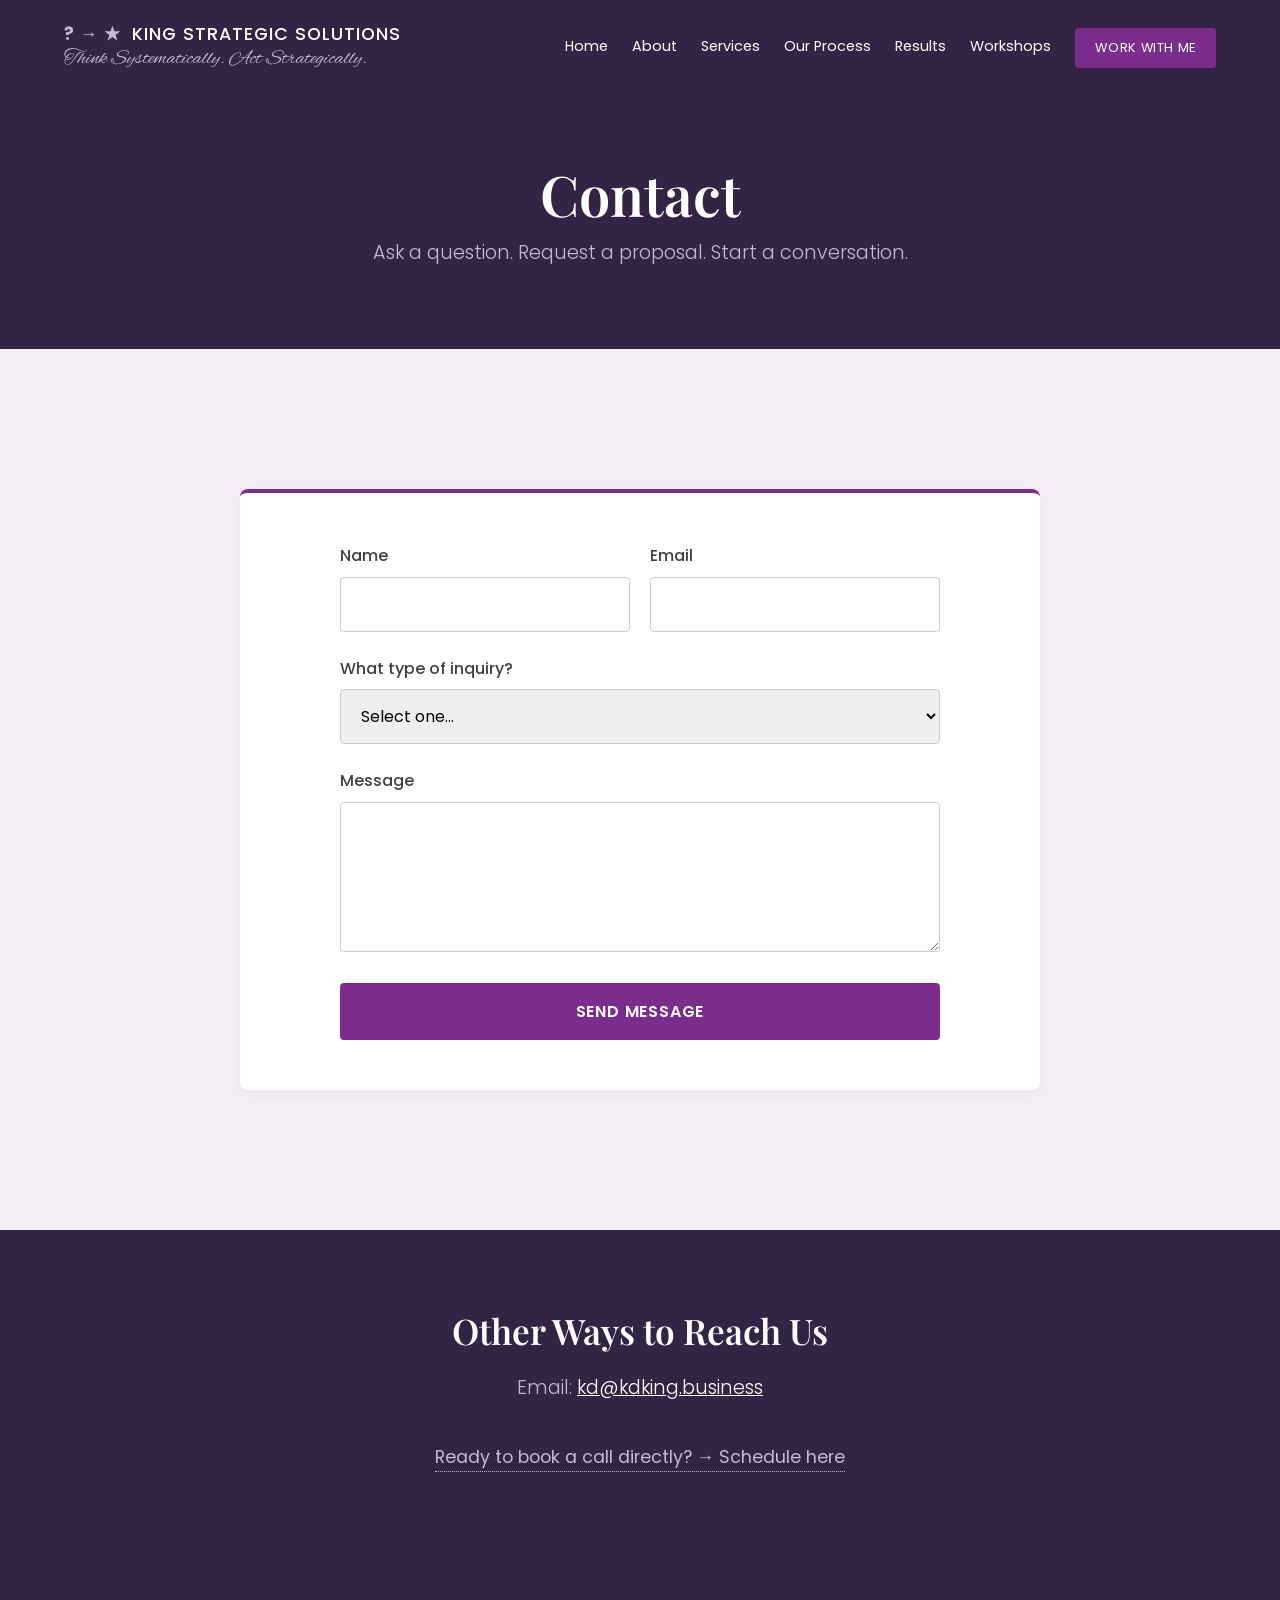
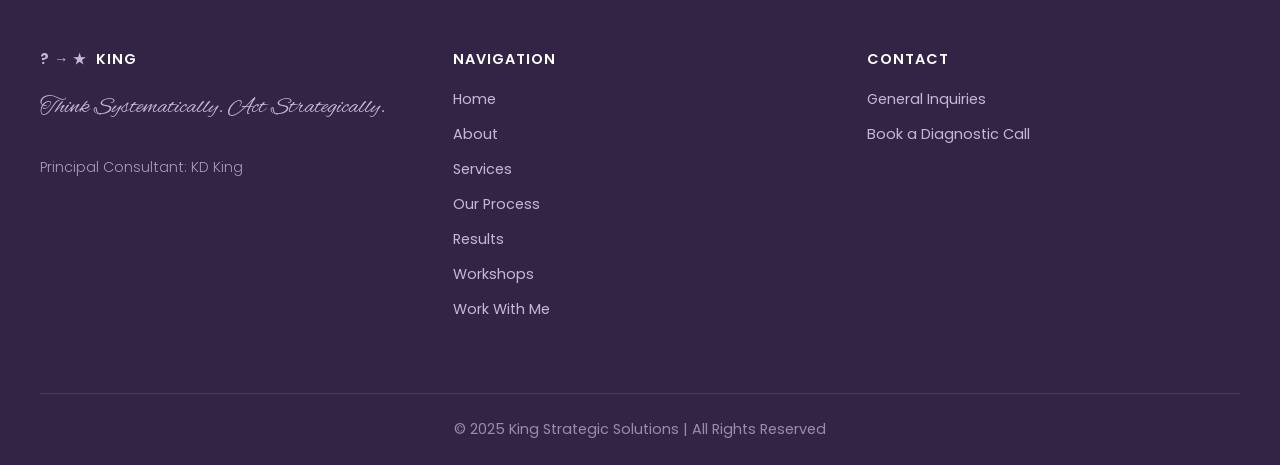
<file: contact.html>
<!DOCTYPE html>
<html lang="en">
<head>
  <meta charset="UTF-8">
  <meta name="viewport" content="width=device-width, initial-scale=1.0">
  <meta name="description" content="Contact King Strategic Solutions for general inquiries, consulting, workshops, career development, or writing coaching.">
  <meta property="og:title" content="Contact | King Strategic Solutions">
  <meta property="og:description" content="Contact King Strategic Solutions for general inquiries, consulting, workshops, career development, or writing coaching.">
  <meta property="og:url" content="https://kdking.business/contact.html">
  <title>Contact | King Strategic Solutions</title>
  <link rel="stylesheet" href="style.css">
</head>
<body>
  <header class="site-header">
    <div class="nav-container">
      <a href="index.html" class="logo">
        <div class="logo-main"><span class="logo-icon">? &rarr; &starf;</span> KING STRATEGIC SOLUTIONS</div>
        <div class="logo-tag">Think Systematically. Act Strategically.</div>
      </a>
      <button class="hamburger" aria-label="Toggle Navigation">
        <span></span><span></span><span></span>
      </button>
      <nav class="nav-links">
        <a href="index.html">Home</a>
        <a href="about.html">About</a>
        <a href="services.html">Services</a>
        <a href="process.html">Our Process</a>
        <a href="results.html">Results</a>
        <a href="workshops.html">Workshops</a>
        <a href="work-with-me.html" class="btn-primary">Work With Me</a>
      </nav>
    </div>
  </header>

  <main>
    <section class="page-hero">
      <div class="container text-center">
        <h1>Contact</h1>
        <p class="subtitle">Ask a question. Request a proposal. Start a conversation.</p>
      </div>
    </section>

    <!-- Contact Form -->
    <section class="bg-light">
      <div class="container" style="padding-top: 60px; padding-bottom: 60px;">
        <div style="background: var(--color-white); padding: 50px; border-radius: var(--border-radius-card); box-shadow: 0 4px 20px rgba(0,0,0,0.05); max-width: 800px; margin: 0 auto; border-top: 4px solid var(--color-purple-mid);">
          <form id="contactForm" action="https://formspree.io/f/YOUR_FORM_ID" method="POST">
            <div class="grid-2" style="gap: 20px;">
              <div class="form-group">
                <label for="name">Name</label>
                <input type="text" id="name" name="name" required>
              </div>
              <div class="form-group">
                <label for="email">Email</label>
                <input type="email" id="email" name="_replyto" required>
              </div>
            </div>
            
            <div class="form-group">
              <label for="inquiry-type">What type of inquiry?</label>
              <select id="inquiry-type" name="inquiry-type" required>
                <option value="" disabled selected>Select one...</option>
                <option value="General">General</option>
                <option value="Consulting">Consulting</option>
                <option value="Workshop">Workshop</option>
                <option value="Career Development">Career Development</option>
                <option value="Writing">Writing</option>
                <option value="Press/Speaking">Press/Speaking</option>
              </select>
            </div>
            
            <div class="form-group">
              <label for="message">Message</label>
              <textarea id="message" name="message" required></textarea>
            </div>
            
            <!-- Honeypot for Formspree spam prevention -->
            <input type="text" name="_gotcha" style="display:none" />
            
            <button type="submit" class="btn-primary" style="width: 100%; font-size: 1rem; padding: 16px;">Send Message</button>
            <div id="form-status" style="display: none; text-align: center; margin-top: 20px; font-weight: 600;"></div>
          </form>
        </div>
      </div>
    </section>

    <!-- Direct Info -->
    <section class="bg-dark text-center" style="padding: 80px 24px;">
      <div class="container">
        <h2 style="font-family: var(--font-display); font-size: 2.2rem; margin-bottom: 20px;">Other Ways to Reach Us</h2>
        <p style="font-size: 1.2rem; color: var(--color-purple-light); margin-bottom: 10px;">Email: <a href="mailto:kd@kdking.business" style="color: var(--color-white); text-decoration: underline;">kd@kdking.business</a></p>
        
        <div style="margin-top: 40px;">
          <a href="work-with-me.html" style="font-size: 1.1rem; color: var(--color-purple-light); text-decoration: none; border-bottom: 1px dotted var(--color-purple-light); padding-bottom: 2px; transition: color 0.2s;">
            Ready to book a call directly? &rarr; Schedule here
          </a>
        </div>
      </div>
    </section>
  </main>

  <footer class="site-footer">
    <div class="footer-grid">
      <div>
        <h4><span class="logo-icon">? &rarr; &starf;</span> KING</h4>
        <p class="logo-tag" style="margin-top: 5px; font-size: 1.5rem;">Think Systematically. Act Strategically.</p>
        <p style="margin-top: 20px; opacity: 0.8;">Principal Consultant: KD King</p>
      </div>
      <div>
        <h4>Navigation</h4>
        <ul>
          <li><a href="index.html">Home</a></li>
          <li><a href="about.html">About</a></li>
          <li><a href="services.html">Services</a></li>
          <li><a href="process.html">Our Process</a></li>
          <li><a href="results.html">Results</a></li>
          <li><a href="workshops.html">Workshops</a></li>
          <li><a href="work-with-me.html">Work With Me</a></li>
        </ul>
      </div>
      <div>
        <h4>Contact</h4>
        <ul>
          <li><a href="contact.html">General Inquiries</a></li>
          <li><a href="work-with-me.html">Book a Diagnostic Call</a></li>
        </ul>
      </div>
    </div>
    <div class="footer-bottom">
      &copy; 2025 King Strategic Solutions | All Rights Reserved
    </div>
  </footer>
  <script src="main.js"></script>
</body>
</html>
</file>
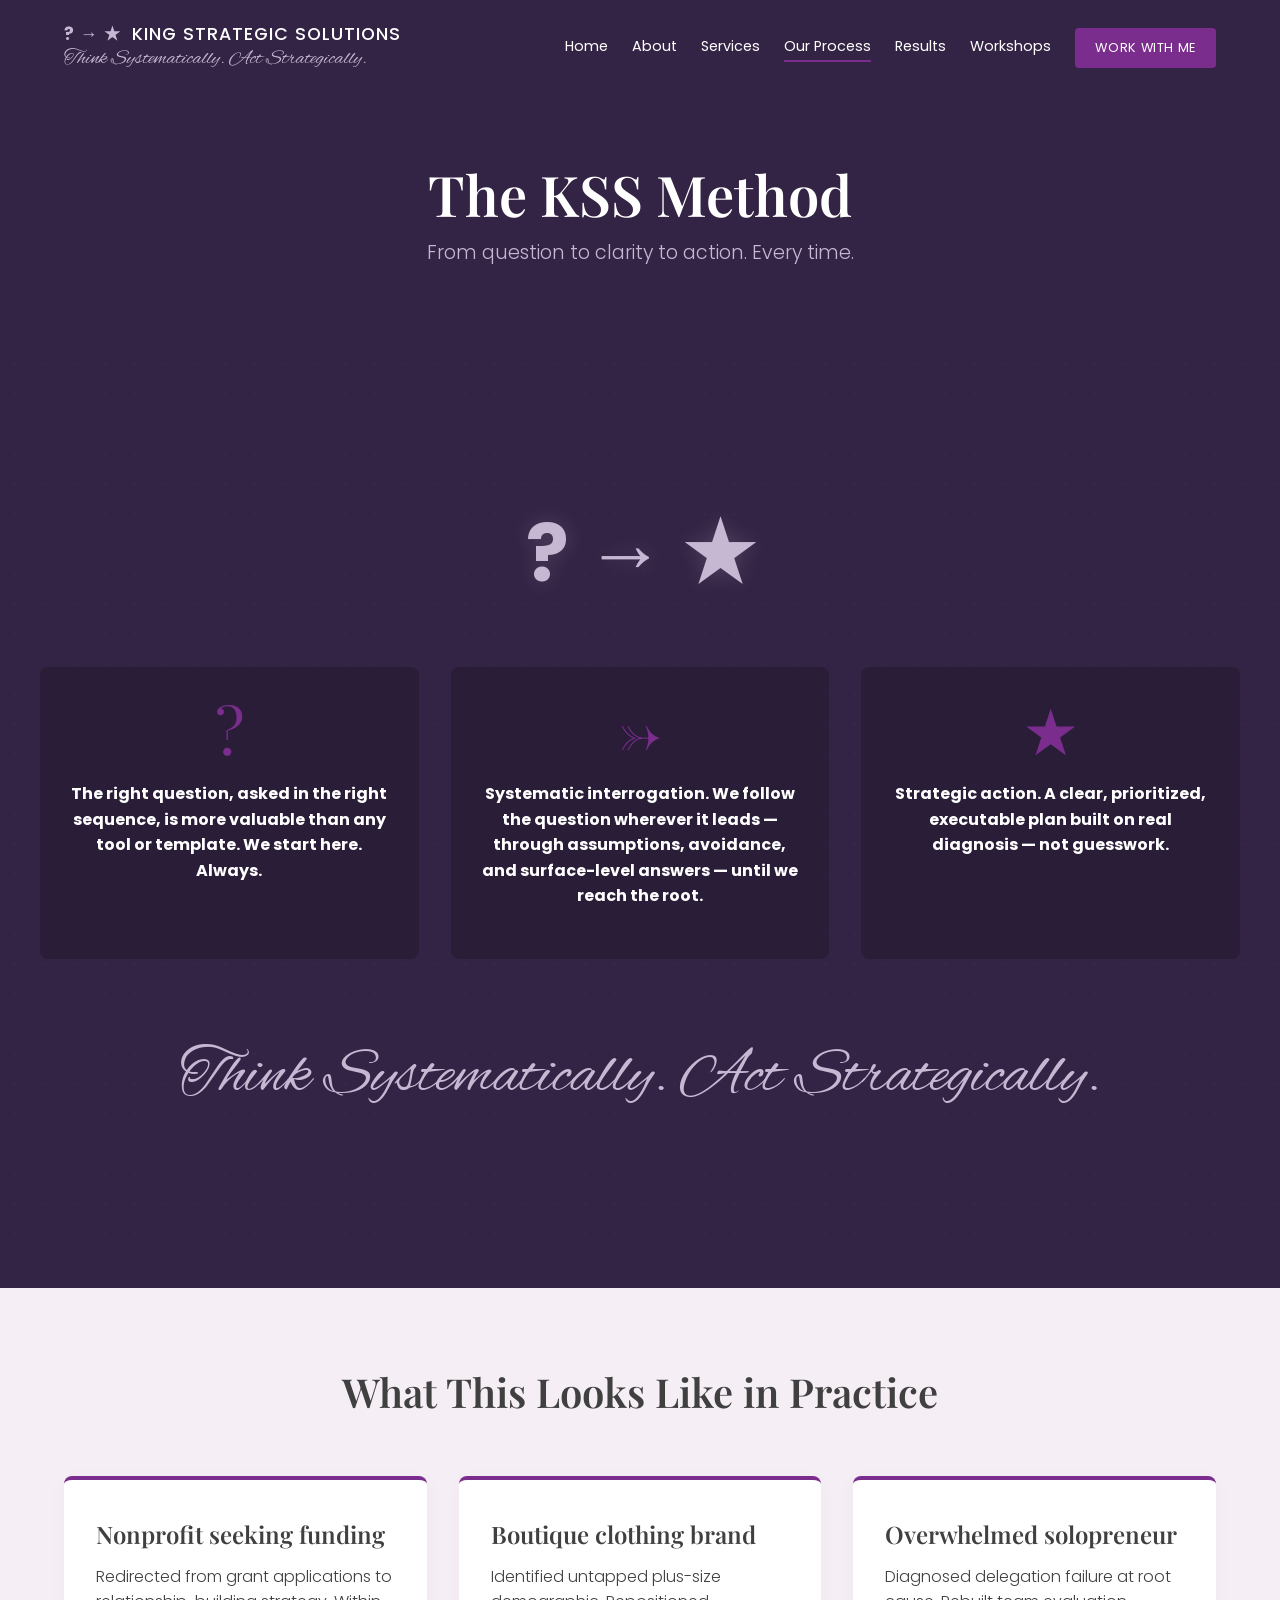
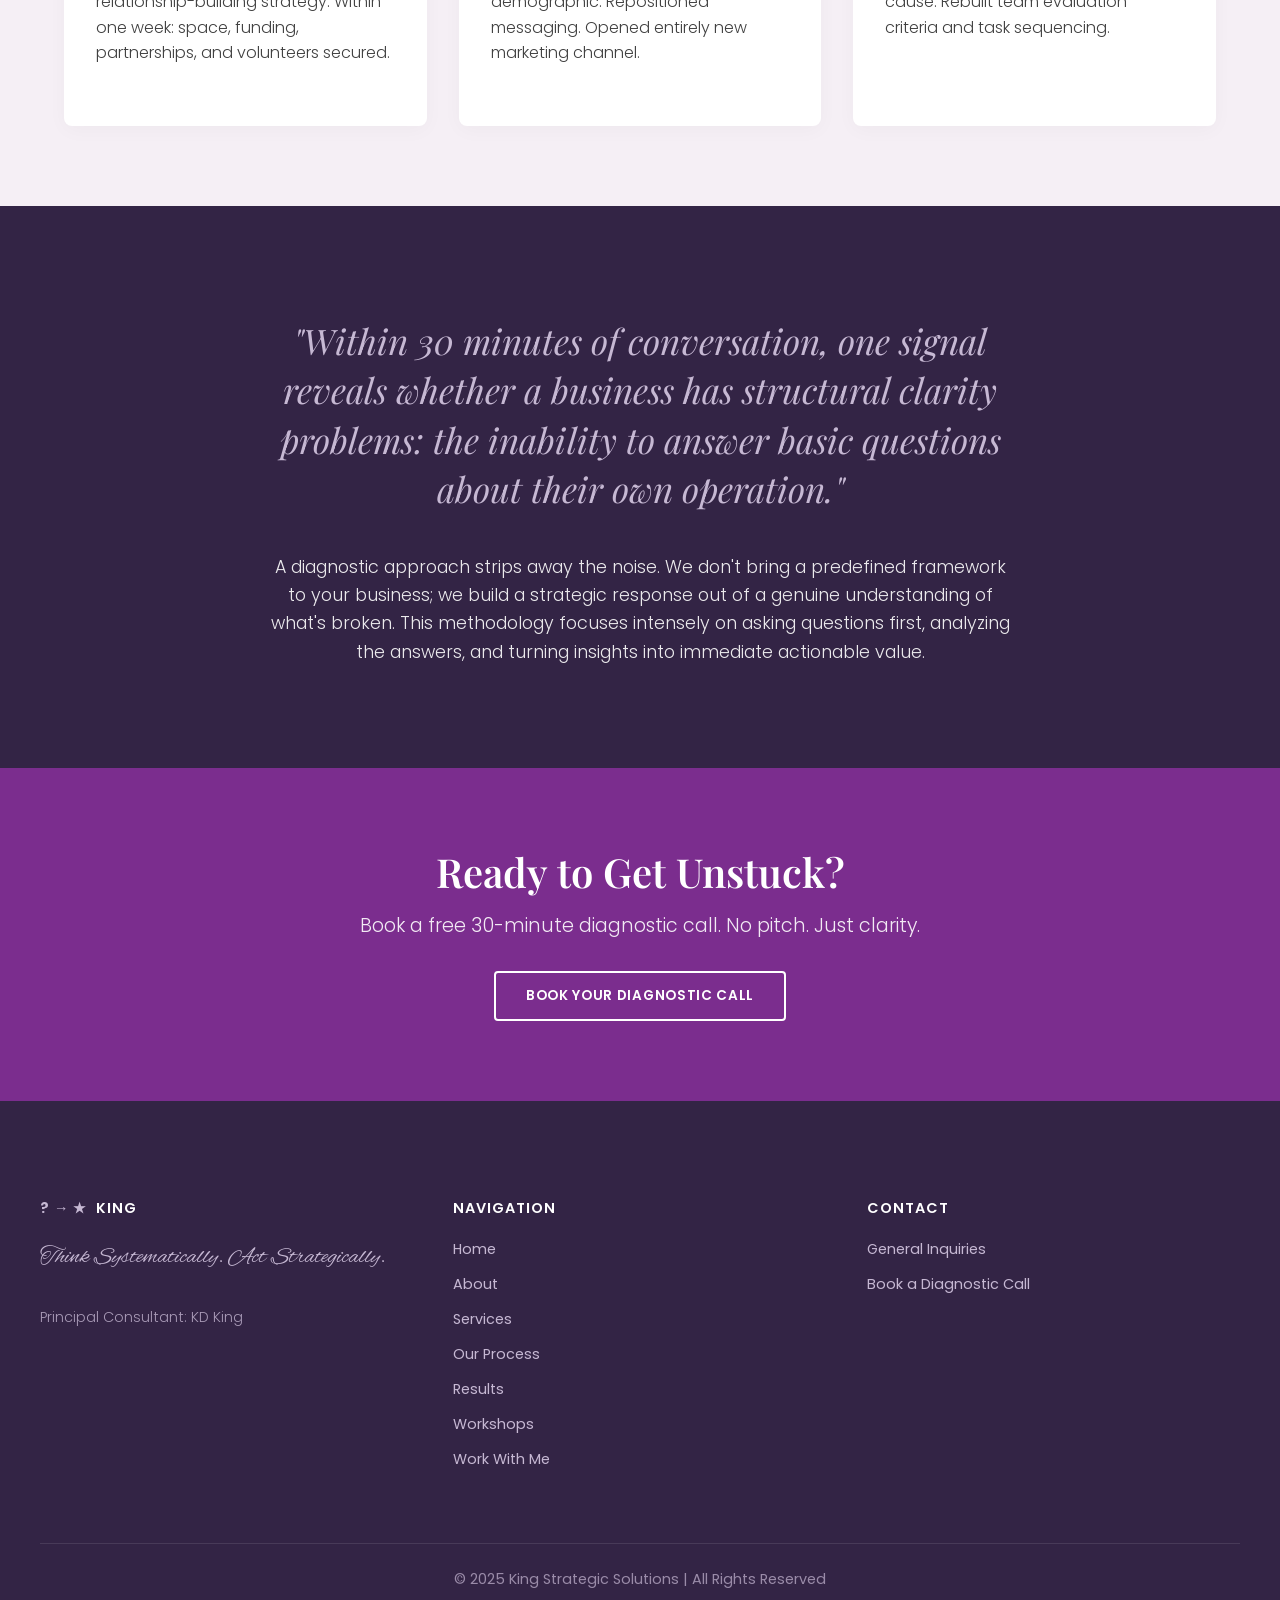
<file: process.html>
<!DOCTYPE html>
<html lang="en">
<head>
  <meta charset="UTF-8">
  <meta name="viewport" content="width=device-width, initial-scale=1.0">
  <meta name="description" content="The King Strategic Solutions process: From question to clarity to action. Every time.">
  <meta property="og:title" content="Our Process | King Strategic Solutions">
  <meta property="og:description" content="The King Strategic Solutions process: From question to clarity to action. Every time.">
  <meta property="og:url" content="https://kdking.business/process.html">
  <title>Our Process | King Strategic Solutions</title>
  <link rel="stylesheet" href="style.css">
</head>
<body>
  <header class="site-header">
    <div class="nav-container">
      <a href="index.html" class="logo">
        <div class="logo-main"><span class="logo-icon">? &rarr; &starf;</span> KING STRATEGIC SOLUTIONS</div>
        <div class="logo-tag">Think Systematically. Act Strategically.</div>
      </a>
      <button class="hamburger" aria-label="Toggle Navigation">
        <span></span><span></span><span></span>
      </button>
      <nav class="nav-links">
        <a href="index.html">Home</a>
        <a href="about.html">About</a>
        <a href="services.html">Services</a>
        <a href="process.html" class="active">Our Process</a>
        <a href="results.html">Results</a>
        <a href="workshops.html">Workshops</a>
        <a href="work-with-me.html" class="btn-primary">Work With Me</a>
      </nav>
    </div>
  </header>

  <main>
    <section class="page-hero">
      <div class="container text-center">
        <h1>The KSS Method</h1>
        <p class="subtitle">From question to clarity to action. Every time.</p>
      </div>
    </section>

    <!-- The Framework Section -->
    <section class="bg-dark pattern-bg">
      <div class="container text-center" style="padding: 60px 0;">
        <div style="font-size: 5rem; color: var(--color-purple-light); font-weight: 700; margin-bottom: 50px; text-shadow: 0 0 20px rgba(198, 184, 211, 0.2);">
          ? &rarr; &starf;
        </div>
        
        <div class="grid-3 text-left">
          <div style="padding: 30px; background: rgba(0,0,0,0.2); border-radius: var(--border-radius-card);">
            <div style="font-size: 4rem; color: var(--color-purple-mid); font-family: var(--font-display); line-height: 1; margin-bottom: 20px;">?</div>
            <p><strong>The right question, asked in the right sequence, is more valuable than any tool or template. We start here. Always.</strong></p>
          </div>
          <div style="padding: 30px; background: rgba(0,0,0,0.2); border-radius: var(--border-radius-card);">
            <div style="font-size: 4rem; color: var(--color-purple-mid); font-family: var(--font-display); line-height: 1; margin-bottom: 20px;">&rarr;</div>
            <p><strong>Systematic interrogation. We follow the question wherever it leads &mdash; through assumptions, avoidance, and surface-level answers &mdash; until we reach the root.</strong></p>
          </div>
          <div style="padding: 30px; background: rgba(0,0,0,0.2); border-radius: var(--border-radius-card);">
            <div style="font-size: 4rem; color: var(--color-purple-mid); font-family: var(--font-display); line-height: 1; margin-bottom: 20px;">&starf;</div>
            <p><strong>Strategic action. A clear, prioritized, executable plan built on real diagnosis &mdash; not guesswork.</strong></p>
          </div>
        </div>
        
        <div style="margin-top: 80px;">
          <h2 style="font-family: var(--font-script); font-size: 4rem; color: var(--color-purple-light); font-weight: normal;">Think Systematically. Act Strategically.</h2>
        </div>
      </div>
    </section>

    <!-- Real Examples -->
    <section class="bg-light">
      <div class="container">
        <div class="text-center" style="margin-bottom: 60px;">
          <h2 style="font-family: var(--font-display); font-size: 2.5rem;">What This Looks Like in Practice</h2>
        </div>
        <div class="grid-3">
          <div class="card">
            <h3>Nonprofit seeking funding</h3>
            <p>Redirected from grant applications to relationship-building strategy. Within one week: space, funding, partnerships, and volunteers secured.</p>
          </div>
          <div class="card">
            <h3>Boutique clothing brand</h3>
            <p>Identified untapped plus-size demographic. Repositioned messaging. Opened entirely new marketing channel.</p>
          </div>
          <div class="card">
            <h3>Overwhelmed solopreneur</h3>
            <p>Diagnosed delegation failure at root cause. Rebuilt team evaluation criteria and task sequencing.</p>
          </div>
        </div>
      </div>
    </section>

    <!-- Why This Works -->
    <section class="bg-dark text-center">
      <div class="container" style="max-width: 800px;">
        <div class="pull-quote" style="border: none; padding: 0; font-size: 2.2rem; margin-bottom: 40px;">
          "Within 30 minutes of conversation, one signal reveals whether a business has structural clarity problems: the inability to answer basic questions about their own operation."
        </div>
        <p style="font-size: 1.1rem; opacity: 0.9;">
          A diagnostic approach strips away the noise. We don't bring a predefined framework to your business; we build a strategic response out of a genuine understanding of what's broken. This methodology focuses intensely on asking questions first, analyzing the answers, and turning insights into immediate actionable value.
        </p>
      </div>
    </section>

    <!-- Global CTA Band -->
    <section class="cta-band">
      <div class="container">
        <h2>Ready to Get Unstuck?</h2>
        <p>Book a free 30-minute diagnostic call. No pitch. Just clarity.</p>
        <a href="work-with-me.html" class="btn-ghost-white">Book Your Diagnostic Call</a>
      </div>
    </section>
  </main>

  <footer class="site-footer">
    <div class="footer-grid">
      <div>
        <h4><span class="logo-icon">? &rarr; &starf;</span> KING</h4>
        <p class="logo-tag" style="margin-top: 5px; font-size: 1.5rem;">Think Systematically. Act Strategically.</p>
        <p style="margin-top: 20px; opacity: 0.8;">Principal Consultant: KD King</p>
      </div>
      <div>
        <h4>Navigation</h4>
        <ul>
          <li><a href="index.html">Home</a></li>
          <li><a href="about.html">About</a></li>
          <li><a href="services.html">Services</a></li>
          <li><a href="process.html">Our Process</a></li>
          <li><a href="results.html">Results</a></li>
          <li><a href="workshops.html">Workshops</a></li>
          <li><a href="work-with-me.html">Work With Me</a></li>
        </ul>
      </div>
      <div>
        <h4>Contact</h4>
        <ul>
          <li><a href="contact.html">General Inquiries</a></li>
          <li><a href="work-with-me.html">Book a Diagnostic Call</a></li>
        </ul>
      </div>
    </div>
    <div class="footer-bottom">
      &copy; 2025 King Strategic Solutions | All Rights Reserved
    </div>
  </footer>
  <script src="main.js"></script>
</body>
</html>
</file>
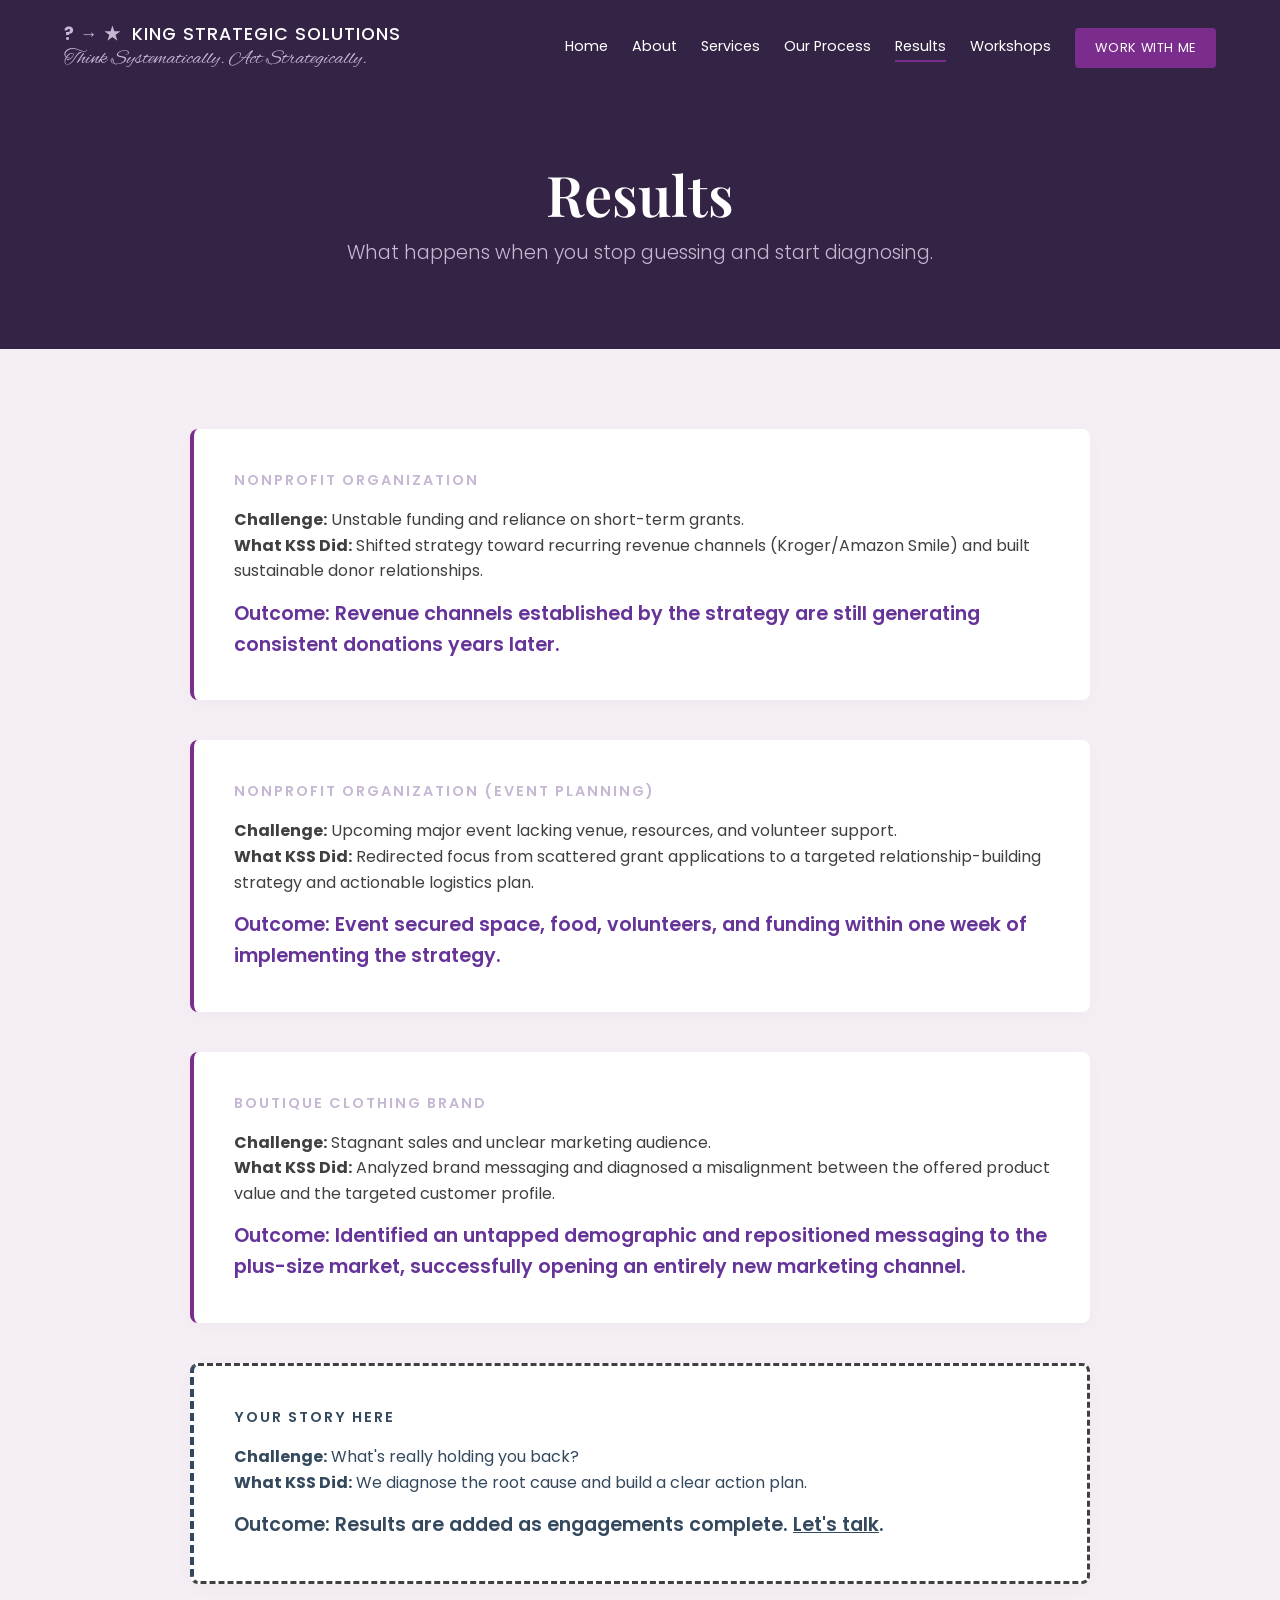
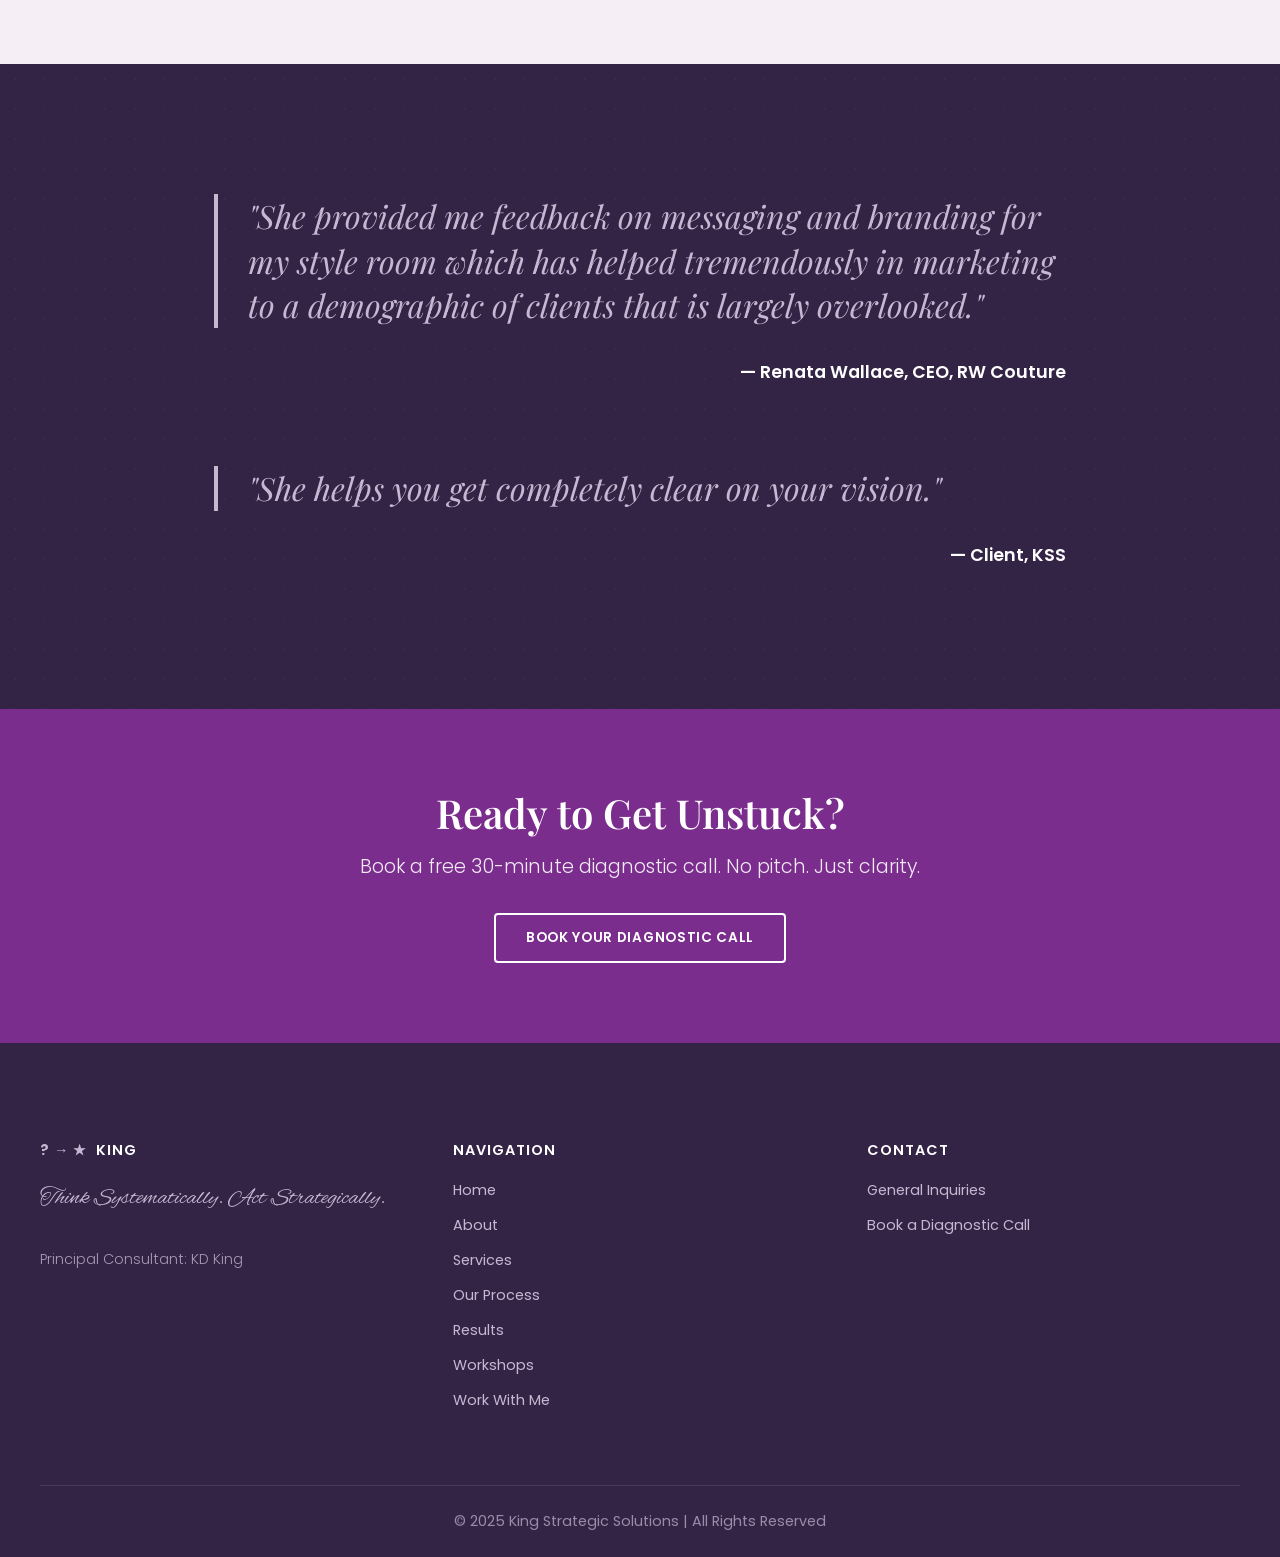
<file: results.html>
<!DOCTYPE html>
<html lang="en">
<head>
  <meta charset="UTF-8">
  <meta name="viewport" content="width=device-width, initial-scale=1.0">
  <meta name="description" content="King Strategic Solutions client outcomes. What happens when you stop guessing and start diagnosing.">
  <meta property="og:title" content="Results | King Strategic Solutions">
  <meta property="og:description" content="King Strategic Solutions client outcomes. What happens when you stop guessing and start diagnosing.">
  <meta property="og:url" content="https://kdking.business/results.html">
  <title>Results | King Strategic Solutions</title>
  <link rel="stylesheet" href="style.css">
</head>
<body>
  <header class="site-header">
    <div class="nav-container">
      <a href="index.html" class="logo">
        <div class="logo-main"><span class="logo-icon">? &rarr; &starf;</span> KING STRATEGIC SOLUTIONS</div>
        <div class="logo-tag">Think Systematically. Act Strategically.</div>
      </a>
      <button class="hamburger" aria-label="Toggle Navigation">
        <span></span><span></span><span></span>
      </button>
      <nav class="nav-links">
        <a href="index.html">Home</a>
        <a href="about.html">About</a>
        <a href="services.html">Services</a>
        <a href="process.html">Our Process</a>
        <a href="results.html" class="active">Results</a>
        <a href="workshops.html">Workshops</a>
        <a href="work-with-me.html" class="btn-primary">Work With Me</a>
      </nav>
    </div>
  </header>

  <main>
    <section class="page-hero">
      <div class="container text-center">
        <h1>Results</h1>
        <p class="subtitle">What happens when you stop guessing and start diagnosing.</p>
      </div>
    </section>

    <!-- Client Outcomes -->
    <section class="bg-light">
      <div class="container">
        
        <div style="display: flex; flex-direction: column; gap: 40px; max-width: 900px; margin: 0 auto;">
          
          <div class="card" style="border-top: none; padding: 40px; border-left: 4px solid var(--color-purple-mid);">
            <div style="font-size: 0.9rem; font-weight: 600; text-transform: uppercase; color: var(--color-purple-light); letter-spacing: 2px; margin-bottom: 15px;">Nonprofit Organization</div>
            <div style="margin-bottom: 15px;">
              <strong>Challenge:</strong> Unstable funding and reliance on short-term grants.<br>
              <strong>What KSS Did:</strong> Shifted strategy toward recurring revenue channels (Kroger/Amazon Smile) and built sustainable donor relationships.
            </div>
            <div style="font-size: 1.2rem; font-weight: 600; color: var(--color-purple-deep);">Outcome: Revenue channels established by the strategy are still generating consistent donations years later.</div>
          </div>

          <div class="card" style="border-top: none; padding: 40px; border-left: 4px solid var(--color-purple-mid);">
            <div style="font-size: 0.9rem; font-weight: 600; text-transform: uppercase; color: var(--color-purple-light); letter-spacing: 2px; margin-bottom: 15px;">Nonprofit Organization (Event Planning)</div>
            <div style="margin-bottom: 15px;">
              <strong>Challenge:</strong> Upcoming major event lacking venue, resources, and volunteer support.<br>
              <strong>What KSS Did:</strong> Redirected focus from scattered grant applications to a targeted relationship-building strategy and actionable logistics plan.
            </div>
            <div style="font-size: 1.2rem; font-weight: 600; color: var(--color-purple-deep);">Outcome: Event secured space, food, volunteers, and funding within one week of implementing the strategy.</div>
          </div>

          <div class="card" style="border-top: none; padding: 40px; border-left: 4px solid var(--color-purple-mid);">
            <div style="font-size: 0.9rem; font-weight: 600; text-transform: uppercase; color: var(--color-purple-light); letter-spacing: 2px; margin-bottom: 15px;">Boutique Clothing Brand</div>
            <div style="margin-bottom: 15px;">
              <strong>Challenge:</strong> Stagnant sales and unclear marketing audience.<br>
              <strong>What KSS Did:</strong> Analyzed brand messaging and diagnosed a misalignment between the offered product value and the targeted customer profile.
            </div>
            <div style="font-size: 1.2rem; font-weight: 600; color: var(--color-purple-deep);">Outcome: Identified an untapped demographic and repositioned messaging to the plus-size market, successfully opening an entirely new marketing channel.</div>
          </div>

          <div class="card" style="border-top: none; padding: 40px; border-left: 4px solid var(--color-charcoal); background-color: var(--color-white); border-radius: var(--border-radius-card); border-style: dashed;">
            <div style="font-size: 0.9rem; font-weight: 600; text-transform: uppercase; color: var(--color-charcoal); letter-spacing: 2px; margin-bottom: 15px;">Your Story Here</div>
            <div style="margin-bottom: 15px; color: var(--color-charcoal);">
              <strong>Challenge:</strong> What's really holding you back?<br>
              <strong>What KSS Did:</strong> We diagnose the root cause and build a clear action plan.
            </div>
            <div style="font-size: 1.2rem; font-weight: 600; color: var(--color-charcoal);">Outcome: Results are added as engagements complete. <a href="work-with-me.html" style="text-decoration: underline;">Let's talk</a>.</div>
          </div>

        </div>
      </div>
    </section>

    <!-- Testimonials -->
    <section class="bg-dark pattern-bg" style="padding: 100px 24px;">
      <div class="container" style="max-width: 900px; margin: 0 auto;">
        
        <div style="margin-bottom: 80px;">
          <div class="pull-quote" style="border-left-color: var(--color-purple-light);">
            "She provided me feedback on messaging and branding for my style room which has helped tremendously in marketing to a demographic of clients that is largely overlooked."
          </div>
          <p style="text-align: right; color: var(--color-white); font-weight: 600; font-size: 1.1rem; margin-top: 15px;">&mdash; Renata Wallace, CEO, RW Couture</p>
        </div>
        
        <div style="margin-bottom: 40px;">
          <div class="pull-quote" style="border-left-color: var(--color-purple-light);">
            "She helps you get completely clear on your vision."
          </div>
          <p style="text-align: right; color: var(--color-white); font-weight: 600; font-size: 1.1rem; margin-top: 15px;">&mdash; Client, KSS</p>
        </div>

        <!-- ADD TESTIMONIAL -->

      </div>
    </section>

    <!-- Global CTA Band -->
    <section class="cta-band">
      <div class="container">
        <h2>Ready to Get Unstuck?</h2>
        <p>Book a free 30-minute diagnostic call. No pitch. Just clarity.</p>
        <a href="work-with-me.html" class="btn-ghost-white">Book Your Diagnostic Call</a>
      </div>
    </section>
  </main>

  <footer class="site-footer">
    <div class="footer-grid">
      <div>
        <h4><span class="logo-icon">? &rarr; &starf;</span> KING</h4>
        <p class="logo-tag" style="margin-top: 5px; font-size: 1.5rem;">Think Systematically. Act Strategically.</p>
        <p style="margin-top: 20px; opacity: 0.8;">Principal Consultant: KD King</p>
      </div>
      <div>
        <h4>Navigation</h4>
        <ul>
          <li><a href="index.html">Home</a></li>
          <li><a href="about.html">About</a></li>
          <li><a href="services.html">Services</a></li>
          <li><a href="process.html">Our Process</a></li>
          <li><a href="results.html">Results</a></li>
          <li><a href="workshops.html">Workshops</a></li>
          <li><a href="work-with-me.html">Work With Me</a></li>
        </ul>
      </div>
      <div>
        <h4>Contact</h4>
        <ul>
          <li><a href="contact.html">General Inquiries</a></li>
          <li><a href="work-with-me.html">Book a Diagnostic Call</a></li>
        </ul>
      </div>
    </div>
    <div class="footer-bottom">
      &copy; 2025 King Strategic Solutions | All Rights Reserved
    </div>
  </footer>
  <script src="main.js"></script>
</body>
</html>
</file>
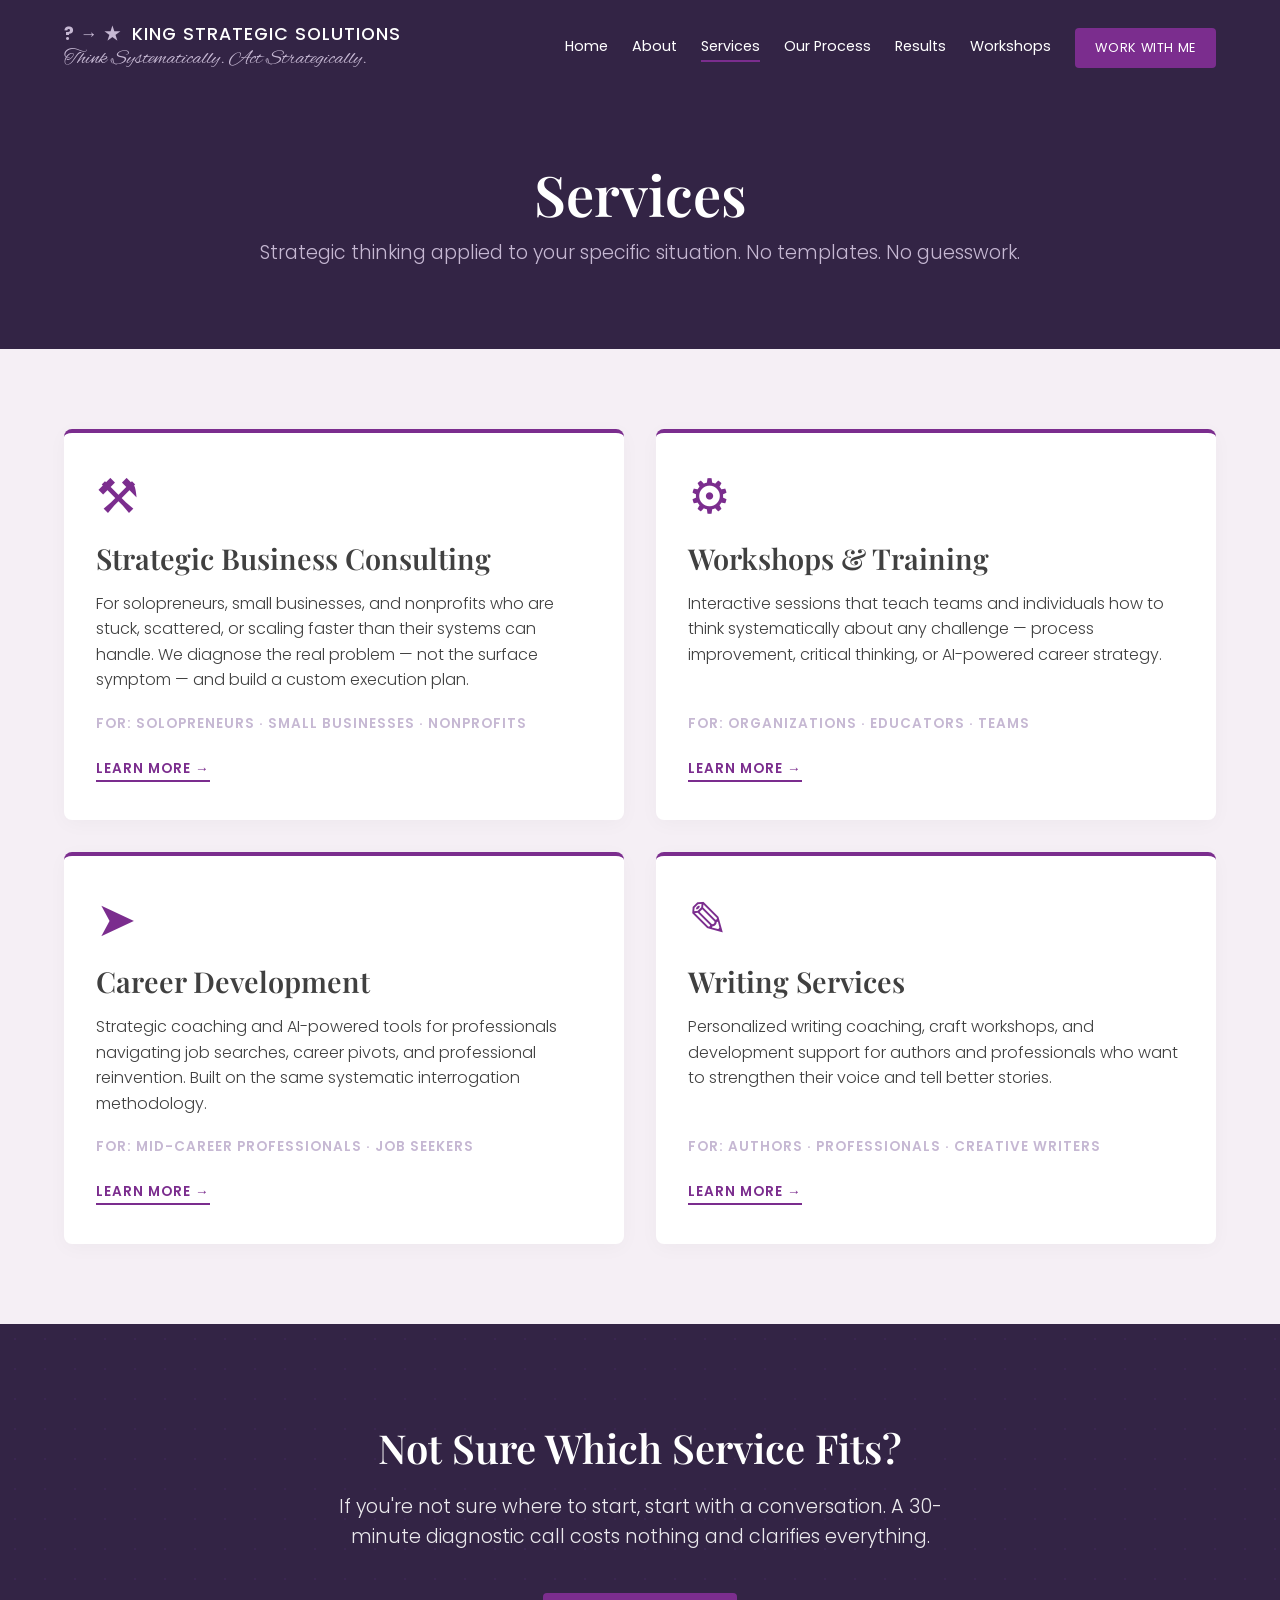
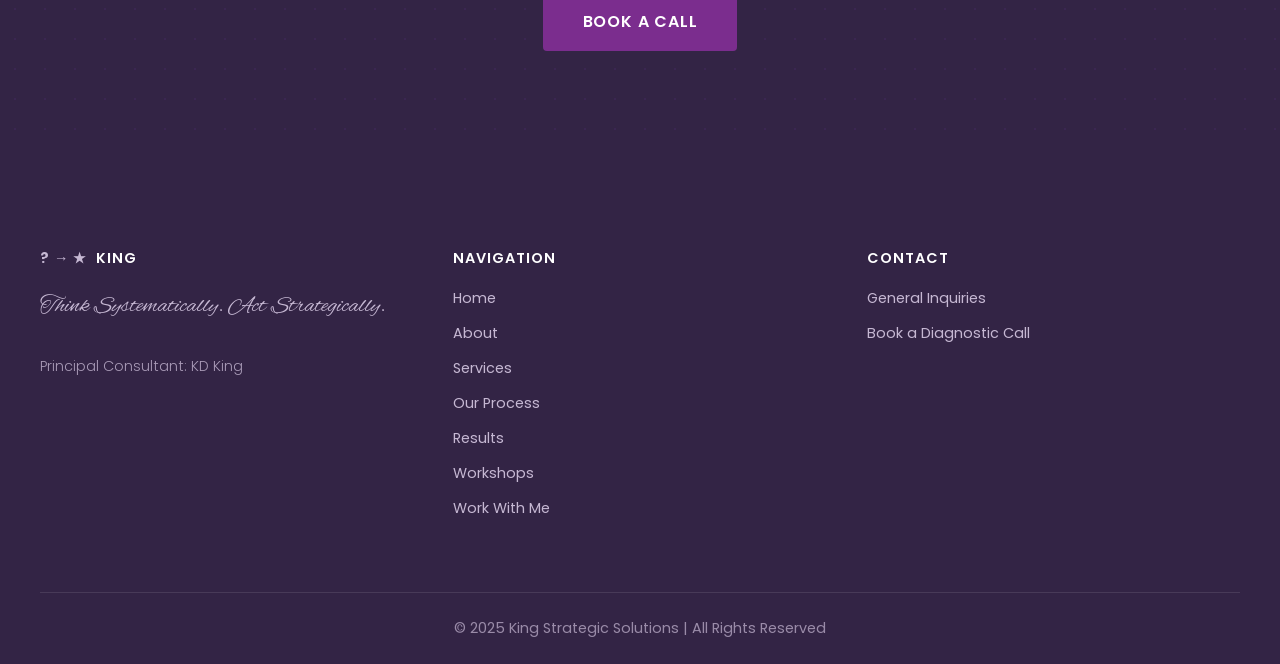
<file: services.html>
<!DOCTYPE html>
<html lang="en">
<head>
  <meta charset="UTF-8">
  <meta name="viewport" content="width=device-width, initial-scale=1.0">
  <meta name="description" content="King Strategic Solutions Services: Strategic Business Consulting, Workshops & Training, Career Development, and Writing Services.">
  <meta property="og:title" content="Services | King Strategic Solutions">
  <meta property="og:description" content="King Strategic Solutions Services: Strategic Business Consulting, Workshops & Training, Career Development, and Writing Services.">
  <meta property="og:url" content="https://kdking.business/services.html">
  <title>Services | King Strategic Solutions</title>
  <link rel="stylesheet" href="style.css">
</head>
<body>
  <header class="site-header">
    <div class="nav-container">
      <a href="index.html" class="logo">
        <div class="logo-main"><span class="logo-icon">? &rarr; &starf;</span> KING STRATEGIC SOLUTIONS</div>
        <div class="logo-tag">Think Systematically. Act Strategically.</div>
      </a>
      <button class="hamburger" aria-label="Toggle Navigation">
        <span></span><span></span><span></span>
      </button>
      <nav class="nav-links">
        <a href="index.html">Home</a>
        <a href="about.html">About</a>
        <a href="services.html" class="active">Services</a>
        <a href="process.html">Our Process</a>
        <a href="results.html">Results</a>
        <a href="workshops.html">Workshops</a>
        <a href="work-with-me.html" class="btn-primary">Work With Me</a>
      </nav>
    </div>
  </header>

  <main>
    <section class="page-hero">
      <div class="container text-center">
        <h1>Services</h1>
        <p class="subtitle">Strategic thinking applied to your specific situation. No templates. No guesswork.</p>
      </div>
    </section>

    <!-- Services Grid -->
    <section class="bg-light">
      <div class="container pb-4">
        <div class="grid-2">
          
          <div class="card" style="display: flex; flex-direction: column;">
            <div style="font-size: 3rem; color: var(--color-purple-mid); margin-bottom: 20px; line-height: 1;">&#9874;</div>
            <h3 style="font-size: 1.8rem;">Strategic Business Consulting</h3>
            <p style="flex-grow: 1;">For solopreneurs, small businesses, and nonprofits who are stuck, scattered, or scaling faster than their systems can handle. We diagnose the real problem &mdash; not the surface symptom &mdash; and build a custom execution plan.</p>
            <div style="font-size: 0.85rem; font-weight: 600; text-transform: uppercase; color: var(--color-purple-light); margin-bottom: 20px; letter-spacing: 1px;">
              For: Solopreneurs &middot; Small Businesses &middot; Nonprofits
            </div>
            <div>
              <a href="strategic-consulting.html" style="color: var(--color-purple-mid); font-weight: 600; text-transform: uppercase; font-size: 0.85rem; letter-spacing: 1px; border-bottom: 2px solid var(--color-purple-mid); padding-bottom: 2px;">Learn More &rarr;</a>
            </div>
          </div>

          <div class="card" style="display: flex; flex-direction: column;">
            <div style="font-size: 3rem; color: var(--color-purple-mid); margin-bottom: 20px; line-height: 1;">&#9881;</div>
            <h3 style="font-size: 1.8rem;">Workshops &amp; Training</h3>
            <p style="flex-grow: 1;">Interactive sessions that teach teams and individuals how to think systematically about any challenge &mdash; process improvement, critical thinking, or AI-powered career strategy.</p>
            <div style="font-size: 0.85rem; font-weight: 600; text-transform: uppercase; color: var(--color-purple-light); margin-bottom: 20px; letter-spacing: 1px;">
              For: Organizations &middot; Educators &middot; Teams
            </div>
            <div>
              <a href="workshops.html" style="color: var(--color-purple-mid); font-weight: 600; text-transform: uppercase; font-size: 0.85rem; letter-spacing: 1px; border-bottom: 2px solid var(--color-purple-mid); padding-bottom: 2px;">Learn More &rarr;</a>
            </div>
          </div>

          <div class="card" style="display: flex; flex-direction: column;">
            <div style="font-size: 3rem; color: var(--color-purple-mid); margin-bottom: 20px; line-height: 1;">&#10148;</div>
            <h3 style="font-size: 1.8rem;">Career Development</h3>
            <p style="flex-grow: 1;">Strategic coaching and AI-powered tools for professionals navigating job searches, career pivots, and professional reinvention. Built on the same systematic interrogation methodology.</p>
            <div style="font-size: 0.85rem; font-weight: 600; text-transform: uppercase; color: var(--color-purple-light); margin-bottom: 20px; letter-spacing: 1px;">
              For: Mid-Career Professionals &middot; Job Seekers
            </div>
            <div>
              <a href="career-development.html" style="color: var(--color-purple-mid); font-weight: 600; text-transform: uppercase; font-size: 0.85rem; letter-spacing: 1px; border-bottom: 2px solid var(--color-purple-mid); padding-bottom: 2px;">Learn More &rarr;</a>
            </div>
          </div>

          <div class="card" style="display: flex; flex-direction: column;">
            <div style="font-size: 3rem; color: var(--color-purple-mid); margin-bottom: 20px; line-height: 1;">&#9998;</div>
            <h3 style="font-size: 1.8rem;">Writing Services</h3>
            <p style="flex-grow: 1;">Personalized writing coaching, craft workshops, and development support for authors and professionals who want to strengthen their voice and tell better stories.</p>
            <div style="font-size: 0.85rem; font-weight: 600; text-transform: uppercase; color: var(--color-purple-light); margin-bottom: 20px; letter-spacing: 1px;">
              For: Authors &middot; Professionals &middot; Creative Writers
            </div>
            <div>
              <a href="writing-services.html" style="color: var(--color-purple-mid); font-weight: 600; text-transform: uppercase; font-size: 0.85rem; letter-spacing: 1px; border-bottom: 2px solid var(--color-purple-mid); padding-bottom: 2px;">Learn More &rarr;</a>
            </div>
          </div>

        </div>
      </div>
    </section>

    <!-- Not Sure CTA -->
    <section class="bg-dark pattern-bg" style="padding: 100px 24px;">
      <div class="container text-center" style="max-width: 700px;">
        <h2 style="font-size: 2.5rem; margin-bottom: 20px;">Not Sure Which Service Fits?</h2>
        <p style="font-size: 1.2rem; color: rgba(255,255,255,0.9); margin-bottom: 40px; line-height: 1.6;">If you're not sure where to start, start with a conversation. A 30-minute diagnostic call costs nothing and clarifies everything.</p>
        <a href="work-with-me.html" class="btn-primary" style="padding: 16px 40px; font-size: 1rem;">Book a Call</a>
      </div>
    </section>
  </main>

  <footer class="site-footer">
    <div class="footer-grid">
      <div>
        <h4><span class="logo-icon">? &rarr; &starf;</span> KING</h4>
        <p class="logo-tag" style="margin-top: 5px; font-size: 1.5rem;">Think Systematically. Act Strategically.</p>
        <p style="margin-top: 20px; opacity: 0.8;">Principal Consultant: KD King</p>
      </div>
      <div>
        <h4>Navigation</h4>
        <ul>
          <li><a href="index.html">Home</a></li>
          <li><a href="about.html">About</a></li>
          <li><a href="services.html">Services</a></li>
          <li><a href="process.html">Our Process</a></li>
          <li><a href="results.html">Results</a></li>
          <li><a href="workshops.html">Workshops</a></li>
          <li><a href="work-with-me.html">Work With Me</a></li>
        </ul>
      </div>
      <div>
        <h4>Contact</h4>
        <ul>
          <li><a href="contact.html">General Inquiries</a></li>
          <li><a href="work-with-me.html">Book a Diagnostic Call</a></li>
        </ul>
      </div>
    </div>
    <div class="footer-bottom">
      &copy; 2025 King Strategic Solutions | All Rights Reserved
    </div>
  </footer>
  <script src="main.js"></script>
</body>
</html>
</file>
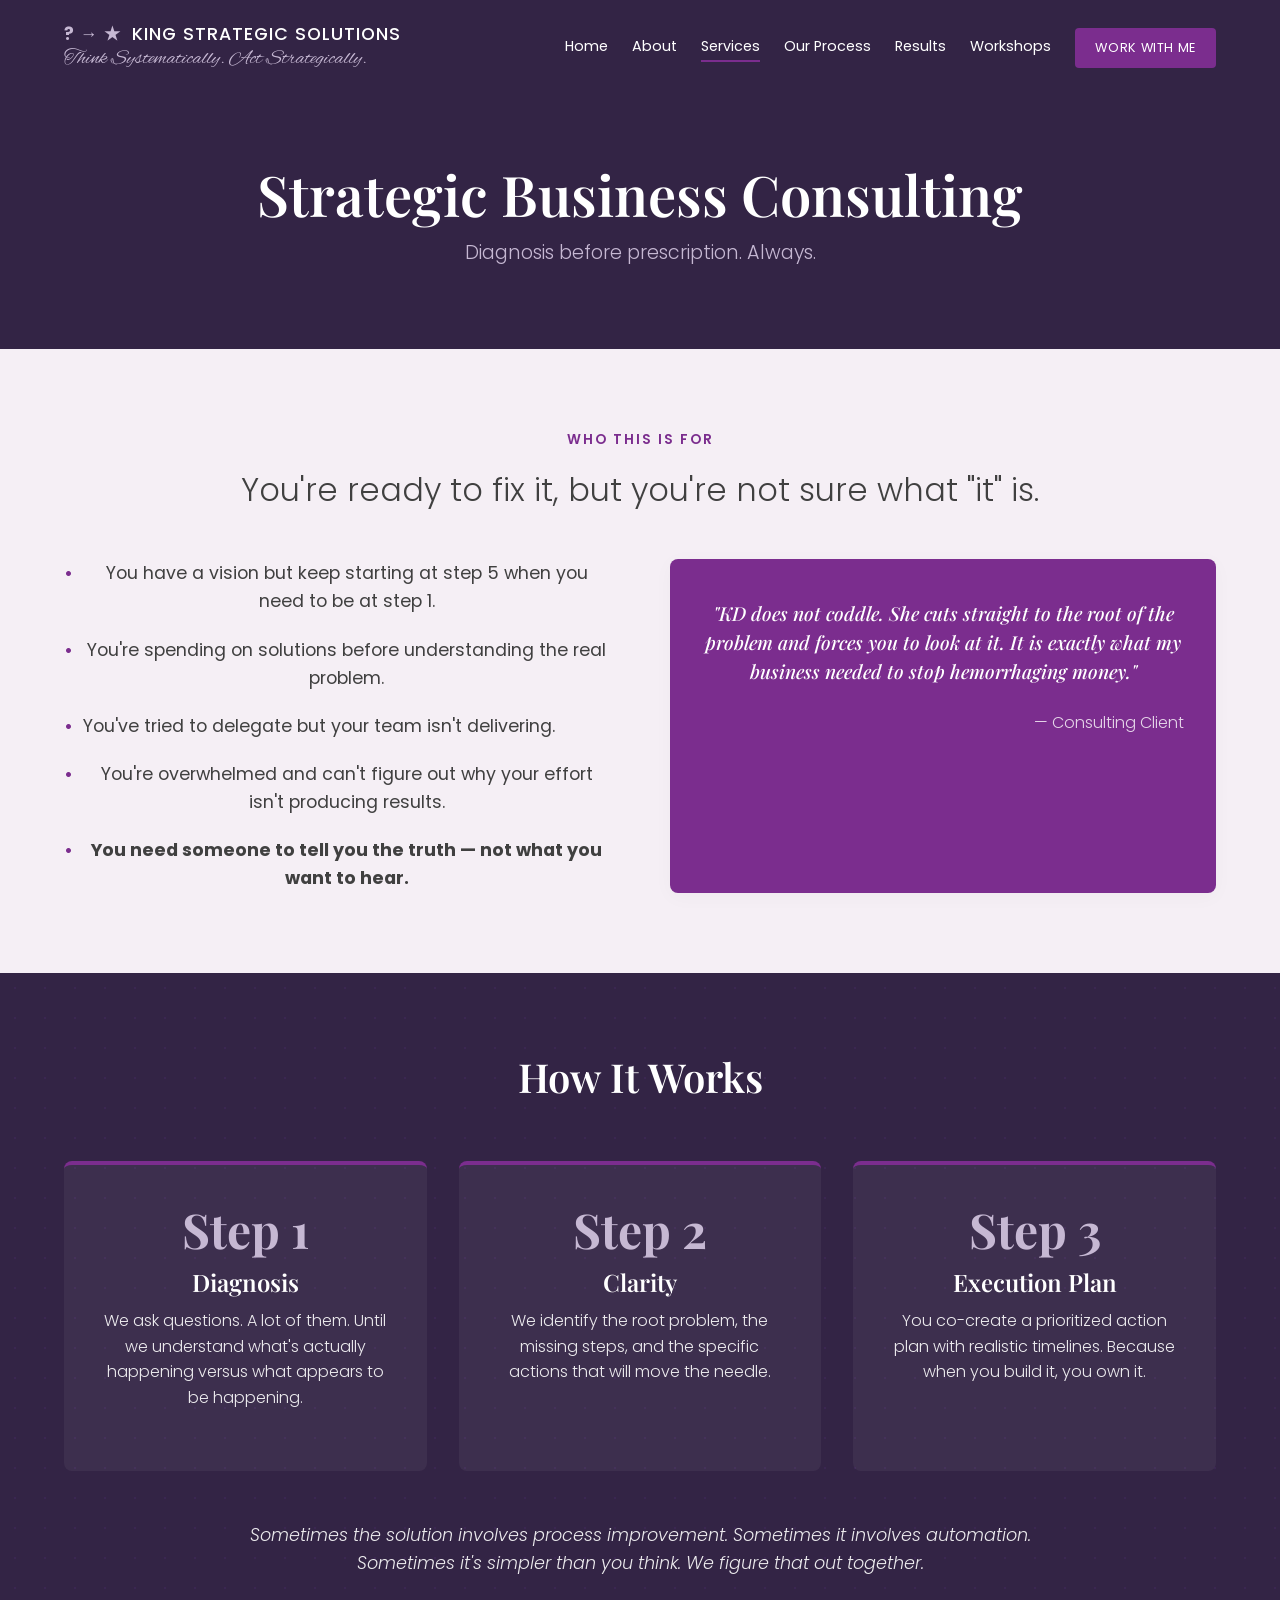
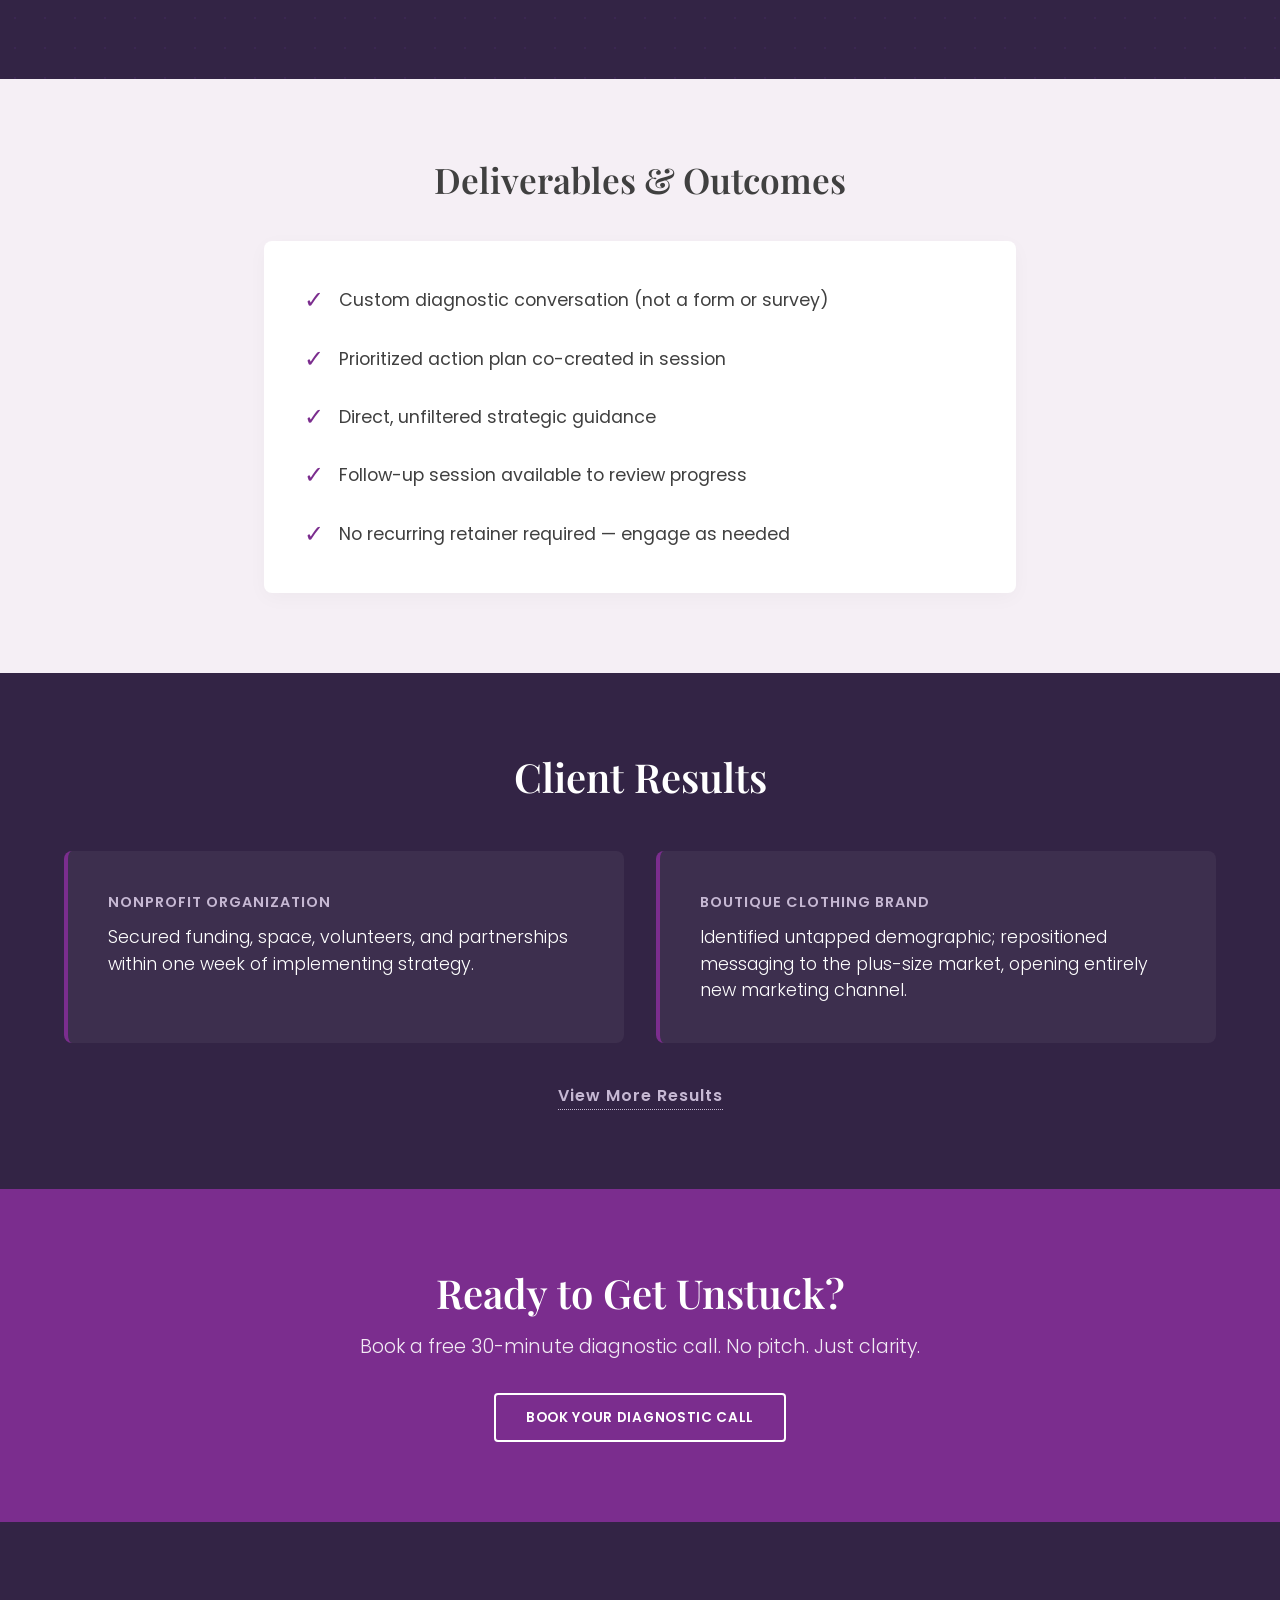
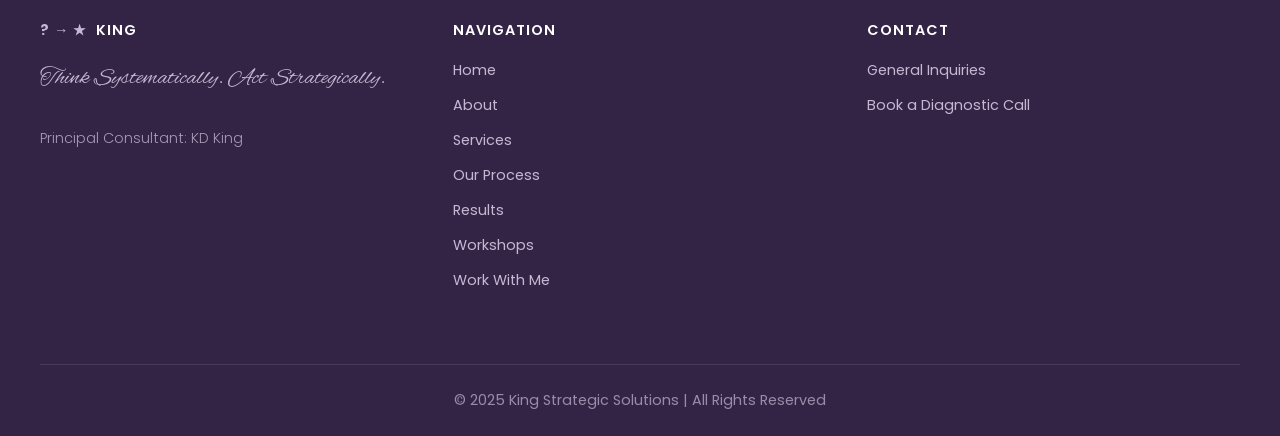
<file: strategic-consulting.html>
<!DOCTYPE html>
<html lang="en">
<head>
  <meta charset="UTF-8">
  <meta name="viewport" content="width=device-width, initial-scale=1.0">
  <meta name="description" content="Strategic Business Consulting by King Strategic Solutions. Diagnosis before prescription. Always.">
  <meta property="og:title" content="Strategic Business Consulting | King Strategic Solutions">
  <meta property="og:description" content="Strategic Business Consulting by King Strategic Solutions. Diagnosis before prescription. Always.">
  <meta property="og:url" content="https://kdking.business/strategic-consulting.html">
  <title>Strategic Business Consulting | King Strategic Solutions</title>
  <link rel="stylesheet" href="style.css">
</head>
<body>
  <header class="site-header">
    <div class="nav-container">
      <a href="index.html" class="logo">
        <div class="logo-main"><span class="logo-icon">? &rarr; &starf;</span> KING STRATEGIC SOLUTIONS</div>
        <div class="logo-tag">Think Systematically. Act Strategically.</div>
      </a>
      <button class="hamburger" aria-label="Toggle Navigation">
        <span></span><span></span><span></span>
      </button>
      <nav class="nav-links">
        <a href="index.html">Home</a>
        <a href="about.html">About</a>
        <a href="services.html" class="active">Services</a>
        <a href="process.html">Our Process</a>
        <a href="results.html">Results</a>
        <a href="workshops.html">Workshops</a>
        <a href="work-with-me.html" class="btn-primary">Work With Me</a>
      </nav>
    </div>
  </header>

  <main>
    <section class="page-hero">
      <div class="container text-center">
        <h1>Strategic Business Consulting</h1>
        <p class="subtitle">Diagnosis before prescription. Always.</p>
      </div>
    </section>

    <!-- Who This Is For -->
    <section class="bg-light">
      <div class="container text-center">
        <span class="section-label">WHO THIS IS FOR</span>
        <h2 style="font-family: var(--font-body); font-weight: 300; font-size: 2rem; margin-bottom: 50px;">You're ready to fix it, but you're not sure what "it" is.</h2>
        
        <div class="grid-2 text-left" style="align-items: center; gap: 60px;">
          <div>
            <ul style="list-style: none;">
              <li style="margin-bottom: 20px; font-size: 1.1rem; display: flex; align-items: flex-start;">
                <span class="accent-marker">&bull;</span>
                <div>You have a vision but keep starting at step 5 when you need to be at step 1.</div>
              </li>
              <li style="margin-bottom: 20px; font-size: 1.1rem; display: flex; align-items: flex-start;">
                <span class="accent-marker">&bull;</span>
                <div>You're spending on solutions before understanding the real problem.</div>
              </li>
              <li style="margin-bottom: 20px; font-size: 1.1rem; display: flex; align-items: flex-start;">
                <span class="accent-marker">&bull;</span>
                <div>You've tried to delegate but your team isn't delivering.</div>
              </li>
              <li style="margin-bottom: 20px; font-size: 1.1rem; display: flex; align-items: flex-start;">
                <span class="accent-marker">&bull;</span>
                <div>You're overwhelmed and can't figure out why your effort isn't producing results.</div>
              </li>
              <li style="font-size: 1.1rem; display: flex; align-items: flex-start;">
                <span class="accent-marker">&bull;</span>
                <div><strong>You need someone to tell you the truth &mdash; not what you want to hear.</strong></div>
              </li>
            </ul>
          </div>
          <div class="card" style="background: var(--color-purple-mid); color: var(--color-white); border-top: none;">
            <p style="font-size: 1.2rem; line-height: 1.5; font-weight: 500; font-family: var(--font-display); font-style: italic;">"KD does not coddle. She cuts straight to the root of the problem and forces you to look at it. It is exactly what my business needed to stop hemorrhaging money."</p>
            <p style="text-align: right; opacity: 0.8;">&mdash; Consulting Client</p>
          </div>
        </div>
      </div>
    </section>

    <!-- How It Works -->
    <section class="bg-dark pattern-bg">
      <div class="container text-center">
        <h2 style="font-family: var(--font-display); font-size: 2.5rem; color: var(--color-white); margin-bottom: 60px;">How It Works</h2>
        
        <div class="grid-3 text-left">
          <div style="background: rgba(255,255,255,0.05); text-align: center; padding: 40px; border-radius: var(--border-radius-card); border-top: 4px solid var(--color-purple-mid);">
            <div style="font-size: 3rem; color: var(--color-purple-light); font-weight: bold; font-family: var(--font-display); margin-bottom: 15px; line-height: 1;">Step 1</div>
            <h3 style="color: var(--color-white); font-size: 1.5rem;">Diagnosis</h3>
            <p style="opacity: 0.9;">We ask questions. A lot of them. Until we understand what's actually happening versus what appears to be happening.</p>
          </div>
          
          <div style="background: rgba(255,255,255,0.05); text-align: center; padding: 40px; border-radius: var(--border-radius-card); border-top: 4px solid var(--color-purple-mid);">
            <div style="font-size: 3rem; color: var(--color-purple-light); font-weight: bold; font-family: var(--font-display); margin-bottom: 15px; line-height: 1;">Step 2</div>
            <h3 style="color: var(--color-white); font-size: 1.5rem;">Clarity</h3>
            <p style="opacity: 0.9;">We identify the root problem, the missing steps, and the specific actions that will move the needle.</p>
          </div>

          <div style="background: rgba(255,255,255,0.05); text-align: center; padding: 40px; border-radius: var(--border-radius-card); border-top: 4px solid var(--color-purple-mid);">
            <div style="font-size: 3rem; color: var(--color-purple-light); font-weight: bold; font-family: var(--font-display); margin-bottom: 15px; line-height: 1;">Step 3</div>
            <h3 style="color: var(--color-white); font-size: 1.5rem;">Execution Plan</h3>
            <p style="opacity: 0.9;">You co-create a prioritized action plan with realistic timelines. Because when you build it, you own it.</p>
          </div>
        </div>
        
        <p style="margin-top: 50px; font-size: 1.1rem; max-width: 800px; margin-left: auto; margin-right: auto; opacity: 0.9;">
          <em>Sometimes the solution involves process improvement. Sometimes it involves automation. Sometimes it's simpler than you think. We figure that out together.</em>
        </p>
      </div>
    </section>

    <!-- What You Can Expect -->
    <section class="bg-light text-center">
      <div class="container" style="max-width: 800px;">
        <h2 style="font-family: var(--font-display); font-size: 2.2rem; margin-bottom: 40px;">Deliverables &amp; Outcomes</h2>
        <ul style="list-style: none; text-align: left; background: var(--color-white); padding: 40px; border-radius: var(--border-radius-card); box-shadow: 0 5px 20px rgba(0,0,0,0.03);">
          <li style="margin-bottom: 20px; font-size: 1.1rem; display: flex; align-items: center;">
            <div style="color: var(--color-purple-mid); margin-right: 15px; font-size: 1.5rem;">&check;</div>
            <div>Custom diagnostic conversation (not a form or survey)</div>
          </li>
          <li style="margin-bottom: 20px; font-size: 1.1rem; display: flex; align-items: center;">
            <div style="color: var(--color-purple-mid); margin-right: 15px; font-size: 1.5rem;">&check;</div>
            <div>Prioritized action plan co-created in session</div>
          </li>
          <li style="margin-bottom: 20px; font-size: 1.1rem; display: flex; align-items: center;">
            <div style="color: var(--color-purple-mid); margin-right: 15px; font-size: 1.5rem;">&check;</div>
            <div>Direct, unfiltered strategic guidance</div>
          </li>
          <li style="margin-bottom: 20px; font-size: 1.1rem; display: flex; align-items: center;">
            <div style="color: var(--color-purple-mid); margin-right: 15px; font-size: 1.5rem;">&check;</div>
            <div>Follow-up session available to review progress</div>
          </li>
          <li style="font-size: 1.1rem; display: flex; align-items: center;">
            <div style="color: var(--color-purple-mid); margin-right: 15px; font-size: 1.5rem;">&check;</div>
            <div>No recurring retainer required &mdash; engage as needed</div>
          </li>
        </ul>
      </div>
    </section>

    <!-- Client Results -->
    <section class="bg-dark">
      <div class="container">
        <div class="text-center" style="margin-bottom: 50px;">
          <h2 style="font-family: var(--font-display); font-size: 2.5rem; color: var(--color-white);">Client Results</h2>
        </div>
        <div class="grid-2">
          <div style="background: rgba(255,255,255,0.05); padding: 40px; border-radius: var(--border-radius-card); border-left: 4px solid var(--color-purple-mid);">
            <div style="color: var(--color-purple-light); font-weight: 600; margin-bottom: 10px; font-size: 0.9rem; text-transform: uppercase; letter-spacing: 1px;">Nonprofit Organization</div>
            <p style="font-size: 1.1rem; line-height: 1.5; margin-bottom: 0; color: var(--color-white);">Secured funding, space, volunteers, and partnerships within one week of implementing strategy.</p>
          </div>
          <div style="background: rgba(255,255,255,0.05); padding: 40px; border-radius: var(--border-radius-card); border-left: 4px solid var(--color-purple-mid);">
            <div style="color: var(--color-purple-light); font-weight: 600; margin-bottom: 10px; font-size: 0.9rem; text-transform: uppercase; letter-spacing: 1px;">Boutique Clothing Brand</div>
            <p style="font-size: 1.1rem; line-height: 1.5; margin-bottom: 0; color: var(--color-white);">Identified untapped demographic; repositioned messaging to the plus-size market, opening entirely new marketing channel.</p>
          </div>
        </div>
        <div class="text-center" style="margin-top: 40px;">
          <a href="results.html" style="color: var(--color-purple-light); font-weight: 600; letter-spacing: 1px; border-bottom: 1px dotted var(--color-purple-light); padding-bottom: 2px;">View More Results</a>
        </div>
      </div>
    </section>

    <!-- Global CTA Band -->
    <section class="cta-band">
      <div class="container">
        <h2>Ready to Get Unstuck?</h2>
        <p>Book a free 30-minute diagnostic call. No pitch. Just clarity.</p>
        <a href="work-with-me.html" class="btn-ghost-white">Book Your Diagnostic Call</a>
      </div>
    </section>
  </main>

  <footer class="site-footer">
    <div class="footer-grid">
      <div>
        <h4><span class="logo-icon">? &rarr; &starf;</span> KING</h4>
        <p class="logo-tag" style="margin-top: 5px; font-size: 1.5rem;">Think Systematically. Act Strategically.</p>
        <p style="margin-top: 20px; opacity: 0.8;">Principal Consultant: KD King</p>
      </div>
      <div>
        <h4>Navigation</h4>
        <ul>
          <li><a href="index.html">Home</a></li>
          <li><a href="about.html">About</a></li>
          <li><a href="services.html">Services</a></li>
          <li><a href="process.html">Our Process</a></li>
          <li><a href="results.html">Results</a></li>
          <li><a href="workshops.html">Workshops</a></li>
          <li><a href="work-with-me.html">Work With Me</a></li>
        </ul>
      </div>
      <div>
        <h4>Contact</h4>
        <ul>
          <li><a href="contact.html">General Inquiries</a></li>
          <li><a href="work-with-me.html">Book a Diagnostic Call</a></li>
        </ul>
      </div>
    </div>
    <div class="footer-bottom">
      &copy; 2025 King Strategic Solutions | All Rights Reserved
    </div>
  </footer>
  <script src="main.js"></script>
</body>
</html>
</file>
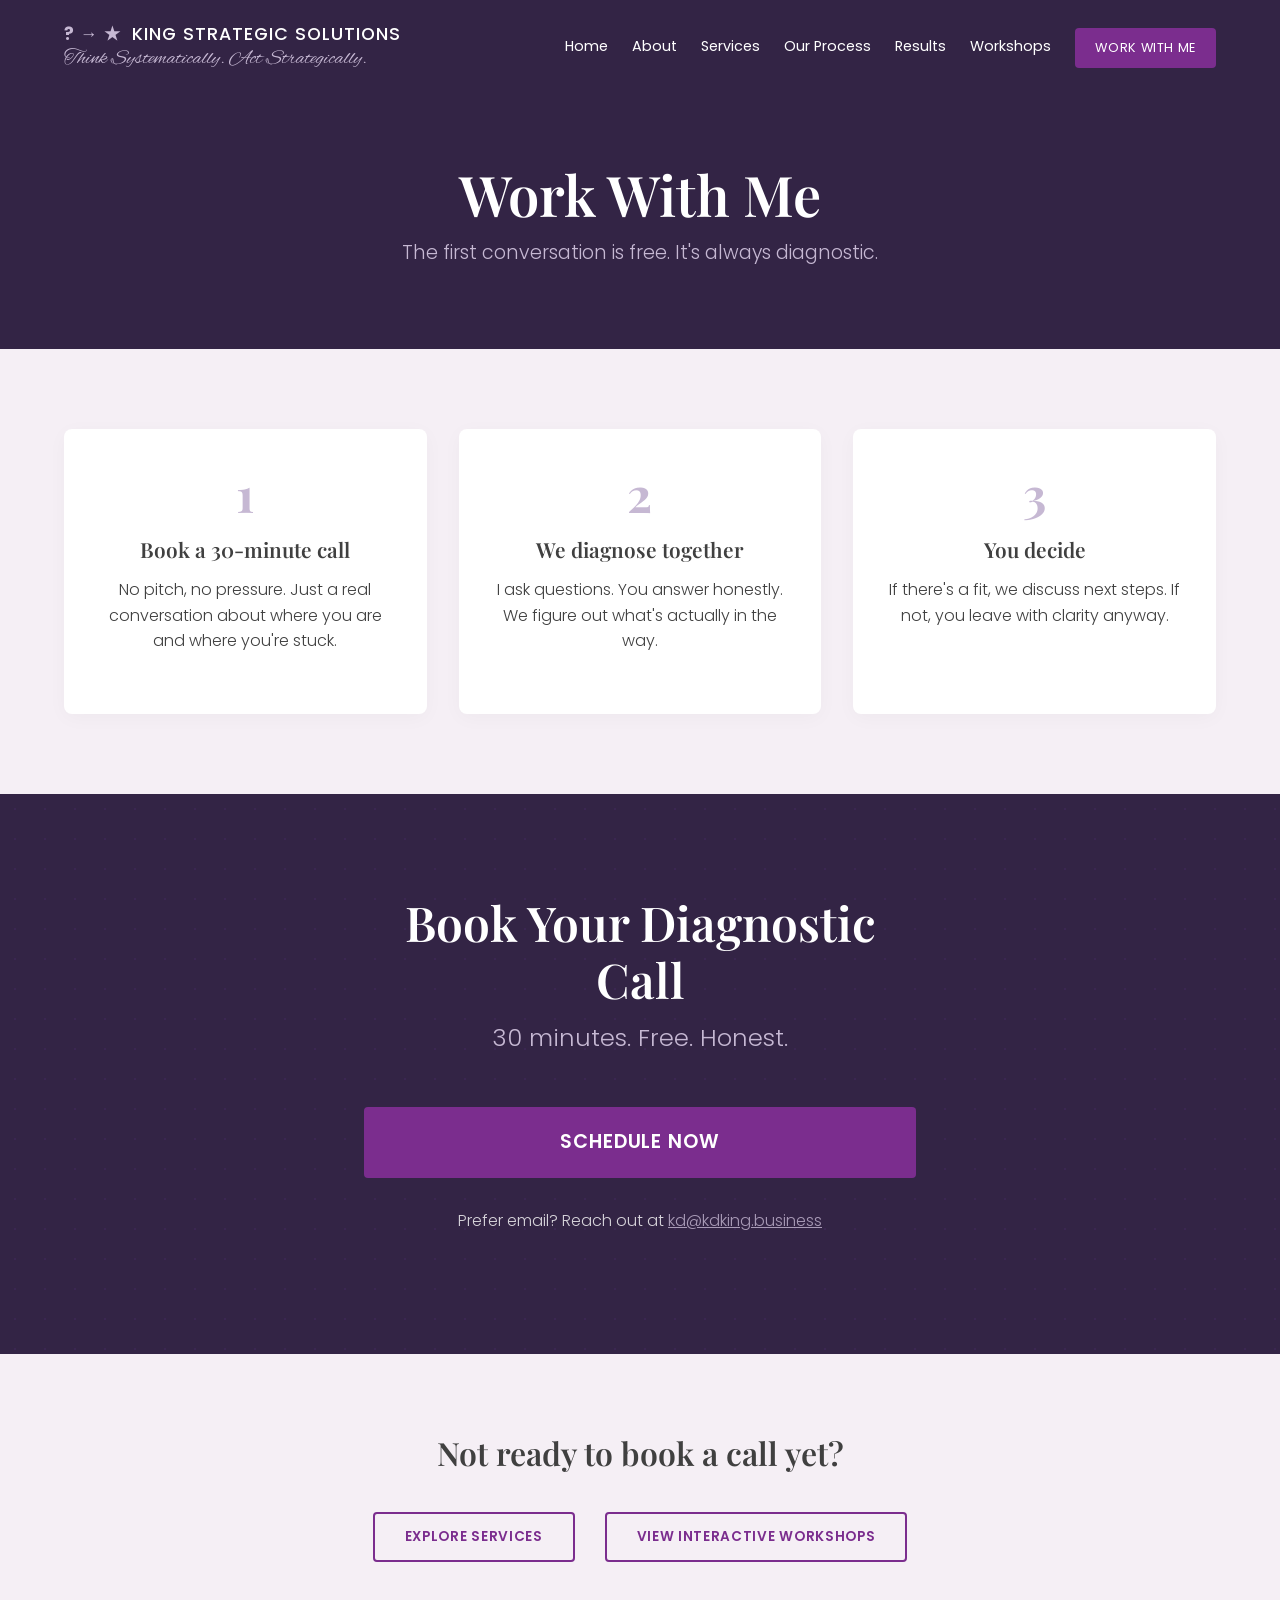
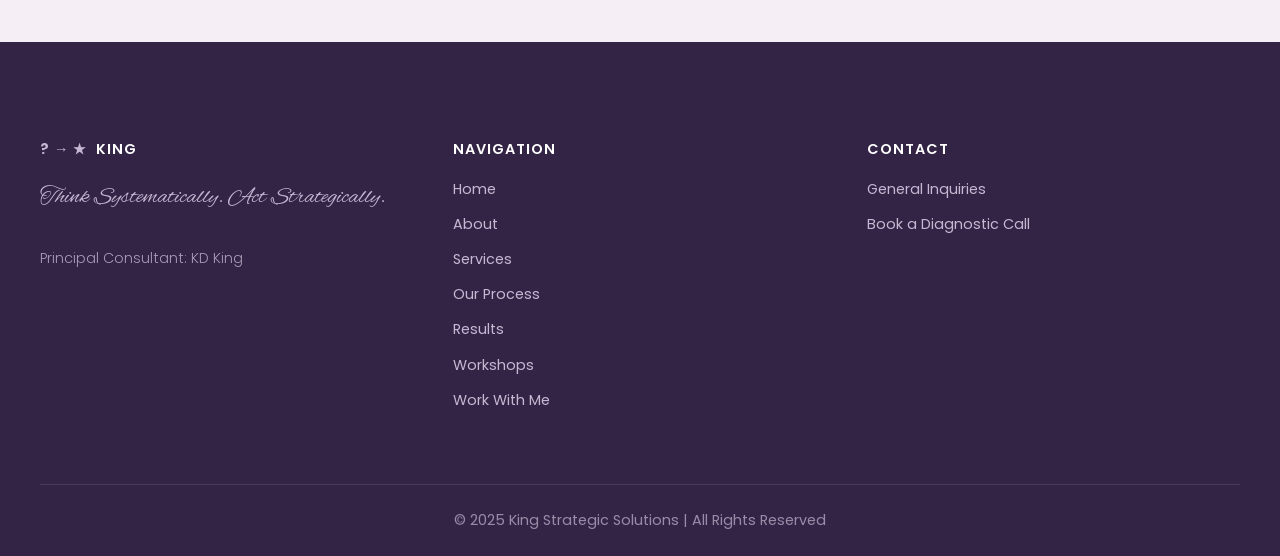
<file: work-with-me.html>
<!DOCTYPE html>
<html lang="en">
<head>
  <meta charset="UTF-8">
  <meta name="viewport" content="width=device-width, initial-scale=1.0">
  <meta name="description" content="Book a free 30-minute diagnostic call with KD King of King Strategic Solutions.">
  <meta property="og:title" content="Work With Me | King Strategic Solutions">
  <meta property="og:description" content="Book a free 30-minute diagnostic call with KD King of King Strategic Solutions.">
  <meta property="og:url" content="https://kdking.business/work-with-me.html">
  <title>Work With Me | King Strategic Solutions</title>
  <link rel="stylesheet" href="style.css">
</head>
<body>
  <header class="site-header">
    <div class="nav-container">
      <a href="index.html" class="logo">
        <div class="logo-main"><span class="logo-icon">? &rarr; &starf;</span> KING STRATEGIC SOLUTIONS</div>
        <div class="logo-tag">Think Systematically. Act Strategically.</div>
      </a>
      <button class="hamburger" aria-label="Toggle Navigation">
        <span></span><span></span><span></span>
      </button>
      <nav class="nav-links">
        <a href="index.html">Home</a>
        <a href="about.html">About</a>
        <a href="services.html">Services</a>
        <a href="process.html">Our Process</a>
        <a href="results.html">Results</a>
        <a href="workshops.html">Workshops</a>
        <a href="work-with-me.html" class="btn-primary active">Work With Me</a>
      </nav>
    </div>
  </header>

  <main>
    <section class="page-hero">
      <div class="container text-center">
        <h1>Work With Me</h1>
        <p class="subtitle">The first conversation is free. It's always diagnostic.</p>
      </div>
    </section>

    <!-- What to Expect -->
    <section class="bg-light">
      <div class="container">
        <div class="grid-3 process-steps">
          <div class="card text-center" style="border-top: none; position: relative;">
            <div style="font-size: 3rem; color: var(--color-purple-light); font-weight: bold; font-family: var(--font-display); line-height: 1; margin-bottom: 20px;">1</div>
            <h3 style="font-size: 1.3rem;">Book a 30-minute call</h3>
            <p>No pitch, no pressure. Just a real conversation about where you are and where you're stuck.</p>
          </div>
          <div class="card text-center" style="border-top: none;">
            <div style="font-size: 3rem; color: var(--color-purple-light); font-weight: bold; font-family: var(--font-display); line-height: 1; margin-bottom: 20px;">2</div>
            <h3 style="font-size: 1.3rem;">We diagnose together</h3>
            <p>I ask questions. You answer honestly. We figure out what's actually in the way.</p>
          </div>
          <div class="card text-center" style="border-top: none;">
            <div style="font-size: 3rem; color: var(--color-purple-light); font-weight: bold; font-family: var(--font-display); line-height: 1; margin-bottom: 20px;">3</div>
            <h3 style="font-size: 1.3rem;">You decide</h3>
            <p>If there's a fit, we discuss next steps. If not, you leave with clarity anyway.</p>
          </div>
        </div>
      </div>
    </section>

    <!-- Booking Embed Section -->
    <section class="bg-dark pattern-bg" style="padding: 100px 24px;">
      <div class="container text-center" style="max-width: 600px;">
        <h2 style="font-size: 3rem; margin-bottom: 10px;">Book Your Diagnostic Call</h2>
        <p style="font-size: 1.5rem; color: var(--color-purple-light); margin-bottom: 50px;">30 minutes. Free. Honest.</p>
        
        <a href="YOUR_GOOGLE_BOOKING_LINK" class="btn-primary" style="font-size: 1.2rem; padding: 20px 60px; width: 100%;" target="_blank" rel="noopener noreferrer">Schedule Now</a>
        
        <p style="margin-top: 30px; opacity: 0.8;">Prefer email? Reach out at <a href="mailto:kd@kdking.business" style="color: var(--color-purple-light); text-decoration: underline;">kd@kdking.business</a></p>
      </div>
    </section>

    <!-- Alternative Paths -->
    <section class="bg-light">
      <div class="container text-center" style="max-width: 800px;">
        <h2 style="margin-bottom: 40px; font-size: 2rem;">Not ready to book a call yet?</h2>
        <div style="display: flex; gap: 30px; justify-content: center; flex-wrap: wrap;">
          <a href="services.html" class="btn-secondary">Explore Services</a>
          <a href="workshops.html" class="btn-secondary">View Interactive Workshops</a>
        </div>
      </div>
    </section>
  </main>

  <footer class="site-footer">
    <div class="footer-grid">
      <div>
        <h4><span class="logo-icon">? &rarr; &starf;</span> KING</h4>
        <p class="logo-tag" style="margin-top: 5px; font-size: 1.5rem;">Think Systematically. Act Strategically.</p>
        <p style="margin-top: 20px; opacity: 0.8;">Principal Consultant: KD King</p>
      </div>
      <div>
        <h4>Navigation</h4>
        <ul>
          <li><a href="index.html">Home</a></li>
          <li><a href="about.html">About</a></li>
          <li><a href="services.html">Services</a></li>
          <li><a href="process.html">Our Process</a></li>
          <li><a href="results.html">Results</a></li>
          <li><a href="workshops.html">Workshops</a></li>
          <li><a href="work-with-me.html">Work With Me</a></li>
        </ul>
      </div>
      <div>
        <h4>Contact</h4>
        <ul>
          <li><a href="contact.html">General Inquiries</a></li>
          <li><a href="work-with-me.html">Book a Diagnostic Call</a></li>
        </ul>
      </div>
    </div>
    <div class="footer-bottom">
      &copy; 2025 King Strategic Solutions | All Rights Reserved
    </div>
  </footer>
  <script src="main.js"></script>
</body>
</html>
</file>
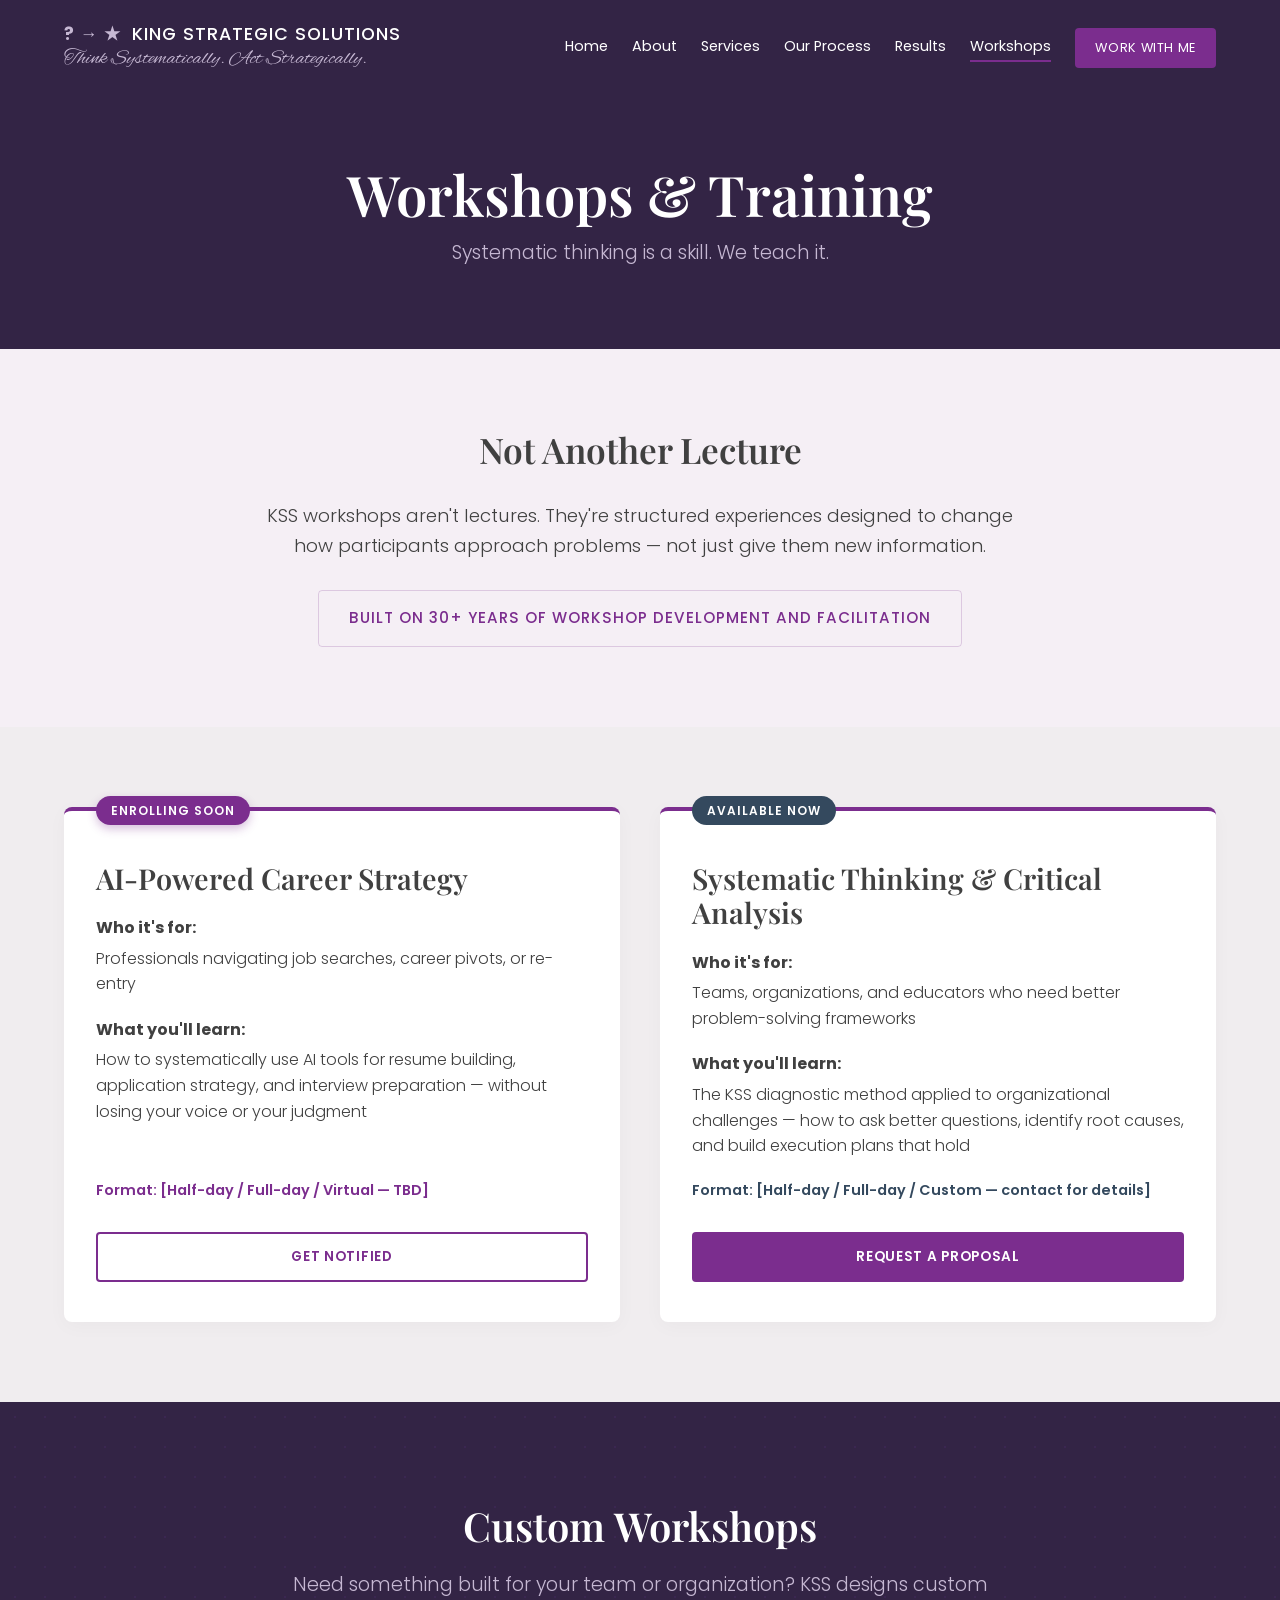
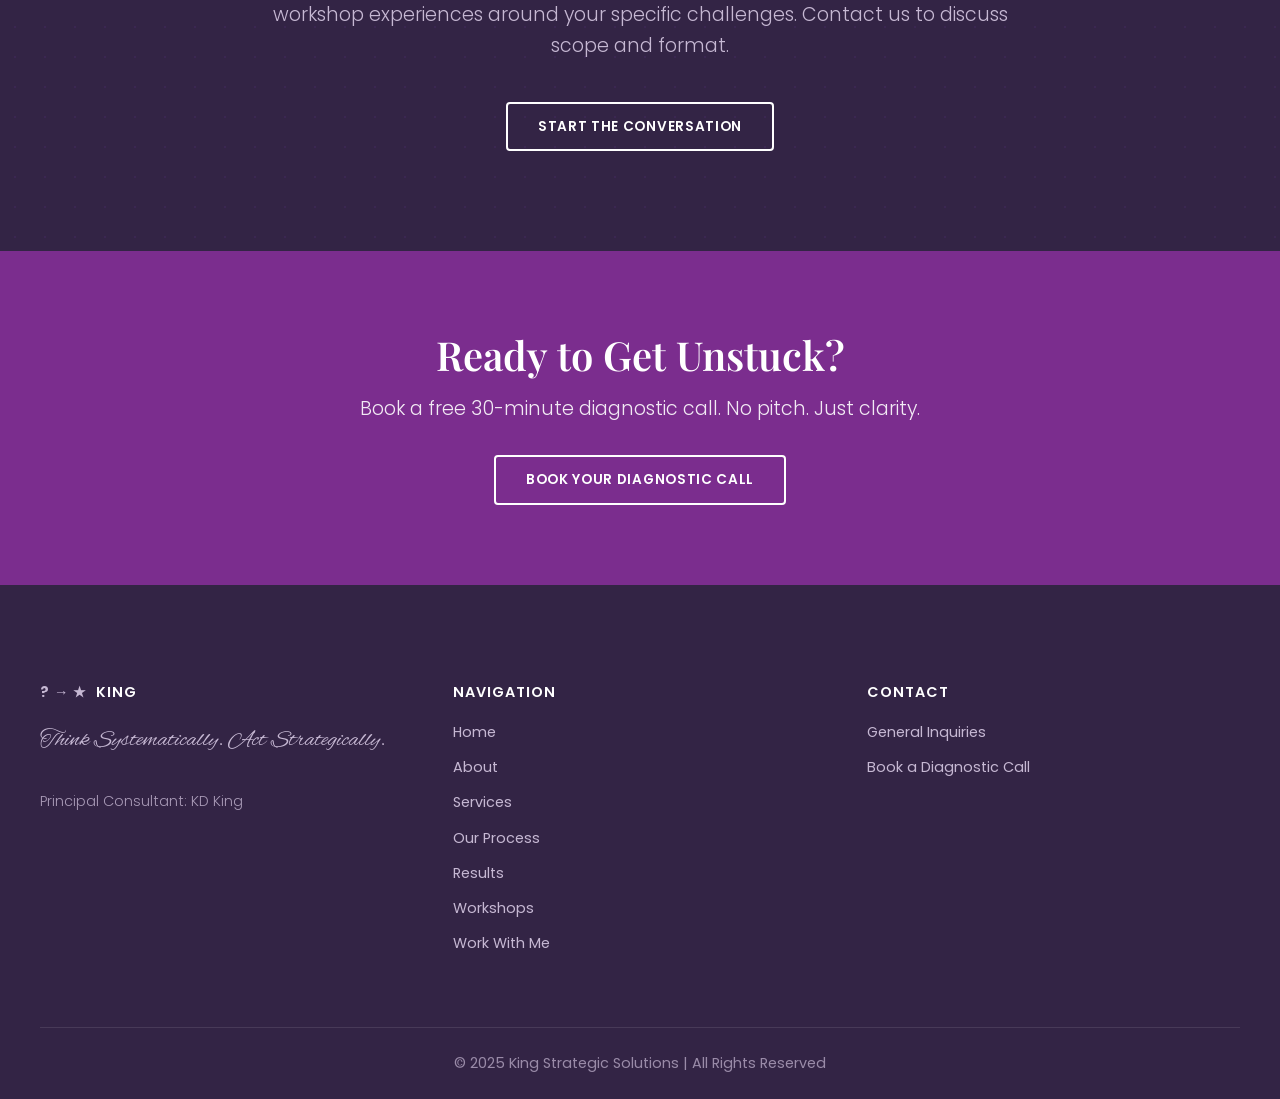
<file: workshops.html>
<!DOCTYPE html>
<html lang="en">
<head>
  <meta charset="UTF-8">
  <meta name="viewport" content="width=device-width, initial-scale=1.0">
  <meta name="description" content="King Strategic Solutions Workshops & Training. Systematic thinking is a skill. We teach it.">
  <meta property="og:title" content="Workshops & Training | King Strategic Solutions">
  <meta property="og:description" content="King Strategic Solutions Workshops & Training. Systematic thinking is a skill. We teach it.">
  <meta property="og:url" content="https://kdking.business/workshops.html">
  <title>Workshops & Training | King Strategic Solutions</title>
  <link rel="stylesheet" href="style.css">
</head>
<body>
  <header class="site-header">
    <div class="nav-container">
      <a href="index.html" class="logo">
        <div class="logo-main"><span class="logo-icon">? &rarr; &starf;</span> KING STRATEGIC SOLUTIONS</div>
        <div class="logo-tag">Think Systematically. Act Strategically.</div>
      </a>
      <button class="hamburger" aria-label="Toggle Navigation">
        <span></span><span></span><span></span>
      </button>
      <nav class="nav-links">
        <a href="index.html">Home</a>
        <a href="about.html">About</a>
        <a href="services.html">Services</a>
        <a href="process.html">Our Process</a>
        <a href="results.html">Results</a>
        <a href="workshops.html" class="active">Workshops</a>
        <a href="work-with-me.html" class="btn-primary">Work With Me</a>
      </nav>
    </div>
  </header>

  <main>
    <section class="page-hero">
      <div class="container text-center">
        <h1>Workshops &amp; Training</h1>
        <p class="subtitle">Systematic thinking is a skill. We teach it.</p>
      </div>
    </section>

    <!-- Workshop Philosophy -->
    <section class="bg-light text-center">
      <div class="container" style="max-width: 800px;">
        <h2 style="font-family: var(--font-display); font-size: 2.2rem; margin-bottom: 30px;">Not Another Lecture</h2>
        <p style="font-size: 1.15rem; line-height: 1.6; margin-bottom: 30px;">
          KSS workshops aren't lectures. They're structured experiences designed to change how participants approach problems &mdash; not just give them new information.
        </p>
        <div style="display: inline-block; padding: 15px 30px; border: 1px solid rgba(123, 45, 142, 0.2); border-radius: 4px; color: var(--color-purple-mid); font-weight: 500; font-size: 0.95rem; text-transform: uppercase; letter-spacing: 1px;">
          Built on 30+ years of workshop development and facilitation
        </div>
      </div>
    </section>

    <!-- Current Workshops -->
    <section class="bg-white">
      <div class="container">
        <div class="grid-2" style="gap: 40px;">
          
          <div class="card" style="display: flex; flex-direction: column; position: relative; padding-top: 50px;">
            <div style="position: absolute; top: -15px; left: 32px; background: var(--color-purple-mid); color: var(--color-white); padding: 5px 15px; border-radius: 20px; font-size: 0.75rem; font-weight: 600; text-transform: uppercase; letter-spacing: 1px; box-shadow: 0 4px 10px rgba(123, 45, 142, 0.3);">
              Enrolling Soon
            </div>
            <h3 style="font-size: 1.8rem; margin-bottom: 20px;">AI-Powered Career Strategy</h3>
            
            <div style="margin-bottom: 20px;">
              <strong style="color: var(--color-text-dark); display: block; margin-bottom: 5px;">Who it's for:</strong>
              <p style="margin-bottom: 0;">Professionals navigating job searches, career pivots, or re-entry</p>
            </div>
            
            <div style="margin-bottom: 20px; flex-grow: 1;">
              <strong style="color: var(--color-text-dark); display: block; margin-bottom: 5px;">What you'll learn:</strong>
              <p style="margin-bottom: 0;">How to systematically use AI tools for resume building, application strategy, and interview preparation &mdash; without losing your voice or your judgment</p>
            </div>
            
            <div style="margin-bottom: 30px; font-size: 0.9rem; color: var(--color-purple-mid); font-weight: 600;">
              Format: [Half-day / Full-day / Virtual &mdash; TBD]
            </div>
            
            <div>
              <a href="contact.html?subject=AI%20Career%20Strategy%20Workshop%20Waitlist" class="btn-secondary" style="width: 100%;">Get Notified</a>
            </div>
          </div>

          <div class="card" style="display: flex; flex-direction: column; position: relative; padding-top: 50px;">
            <div style="position: absolute; top: -15px; left: 32px; background: var(--color-charcoal); color: var(--color-white); padding: 5px 15px; border-radius: 20px; font-size: 0.75rem; font-weight: 600; text-transform: uppercase; letter-spacing: 1px;">
              Available Now
            </div>
            <h3 style="font-size: 1.8rem; margin-bottom: 20px;">Systematic Thinking &amp; Critical Analysis</h3>
            
            <div style="margin-bottom: 20px;">
              <strong style="color: var(--color-text-dark); display: block; margin-bottom: 5px;">Who it's for:</strong>
              <p style="margin-bottom: 0;">Teams, organizations, and educators who need better problem-solving frameworks</p>
            </div>
            
            <div style="margin-bottom: 20px; flex-grow: 1;">
              <strong style="color: var(--color-text-dark); display: block; margin-bottom: 5px;">What you'll learn:</strong>
              <p style="margin-bottom: 0;">The KSS diagnostic method applied to organizational challenges &mdash; how to ask better questions, identify root causes, and build execution plans that hold</p>
            </div>
            
            <div style="margin-bottom: 30px; font-size: 0.9rem; color: var(--color-charcoal); font-weight: 600;">
              Format: [Half-day / Full-day / Custom &mdash; contact for details]
            </div>
            
            <div>
              <a href="contact.html?subject=Systematic%20Thinking%20Workshop%20Inquiry" class="btn-primary" style="width: 100%;">Request a Proposal</a>
            </div>
          </div>

        </div>
      </div>
    </section>

    <!-- Custom Workshops -->
    <section class="bg-dark pattern-bg text-center" style="padding: 100px 24px;">
      <div class="container" style="max-width: 800px;">
        <h2 style="font-family: var(--font-display); font-size: 2.5rem; color: var(--color-white); margin-bottom: 20px;">Custom Workshops</h2>
        <p style="font-size: 1.2rem; color: var(--color-purple-light); margin-bottom: 40px; line-height: 1.6;">
          Need something built for your team or organization? KSS designs custom workshop experiences around your specific challenges. Contact us to discuss scope and format.
        </p>
        <a href="contact.html" class="btn-ghost-white">Start the Conversation</a>
      </div>
    </section>

    <!-- Global CTA Band -->
    <section class="cta-band">
      <div class="container">
        <h2>Ready to Get Unstuck?</h2>
        <p>Book a free 30-minute diagnostic call. No pitch. Just clarity.</p>
        <a href="work-with-me.html" class="btn-ghost-white" style="border-width: 2px;">Book Your Diagnostic Call</a>
      </div>
    </section>
  </main>

  <footer class="site-footer">
    <div class="footer-grid">
      <div>
        <h4><span class="logo-icon">? &rarr; &starf;</span> KING</h4>
        <p class="logo-tag" style="margin-top: 5px; font-size: 1.5rem;">Think Systematically. Act Strategically.</p>
        <p style="margin-top: 20px; opacity: 0.8;">Principal Consultant: KD King</p>
      </div>
      <div>
        <h4>Navigation</h4>
        <ul>
          <li><a href="index.html">Home</a></li>
          <li><a href="about.html">About</a></li>
          <li><a href="services.html">Services</a></li>
          <li><a href="process.html">Our Process</a></li>
          <li><a href="results.html">Results</a></li>
          <li><a href="workshops.html">Workshops</a></li>
          <li><a href="work-with-me.html">Work With Me</a></li>
        </ul>
      </div>
      <div>
        <h4>Contact</h4>
        <ul>
          <li><a href="contact.html">General Inquiries</a></li>
          <li><a href="work-with-me.html">Book a Diagnostic Call</a></li>
        </ul>
      </div>
    </div>
    <div class="footer-bottom">
      &copy; 2025 King Strategic Solutions | All Rights Reserved
    </div>
  </footer>
  <script src="main.js"></script>
</body>
</html>
</file>
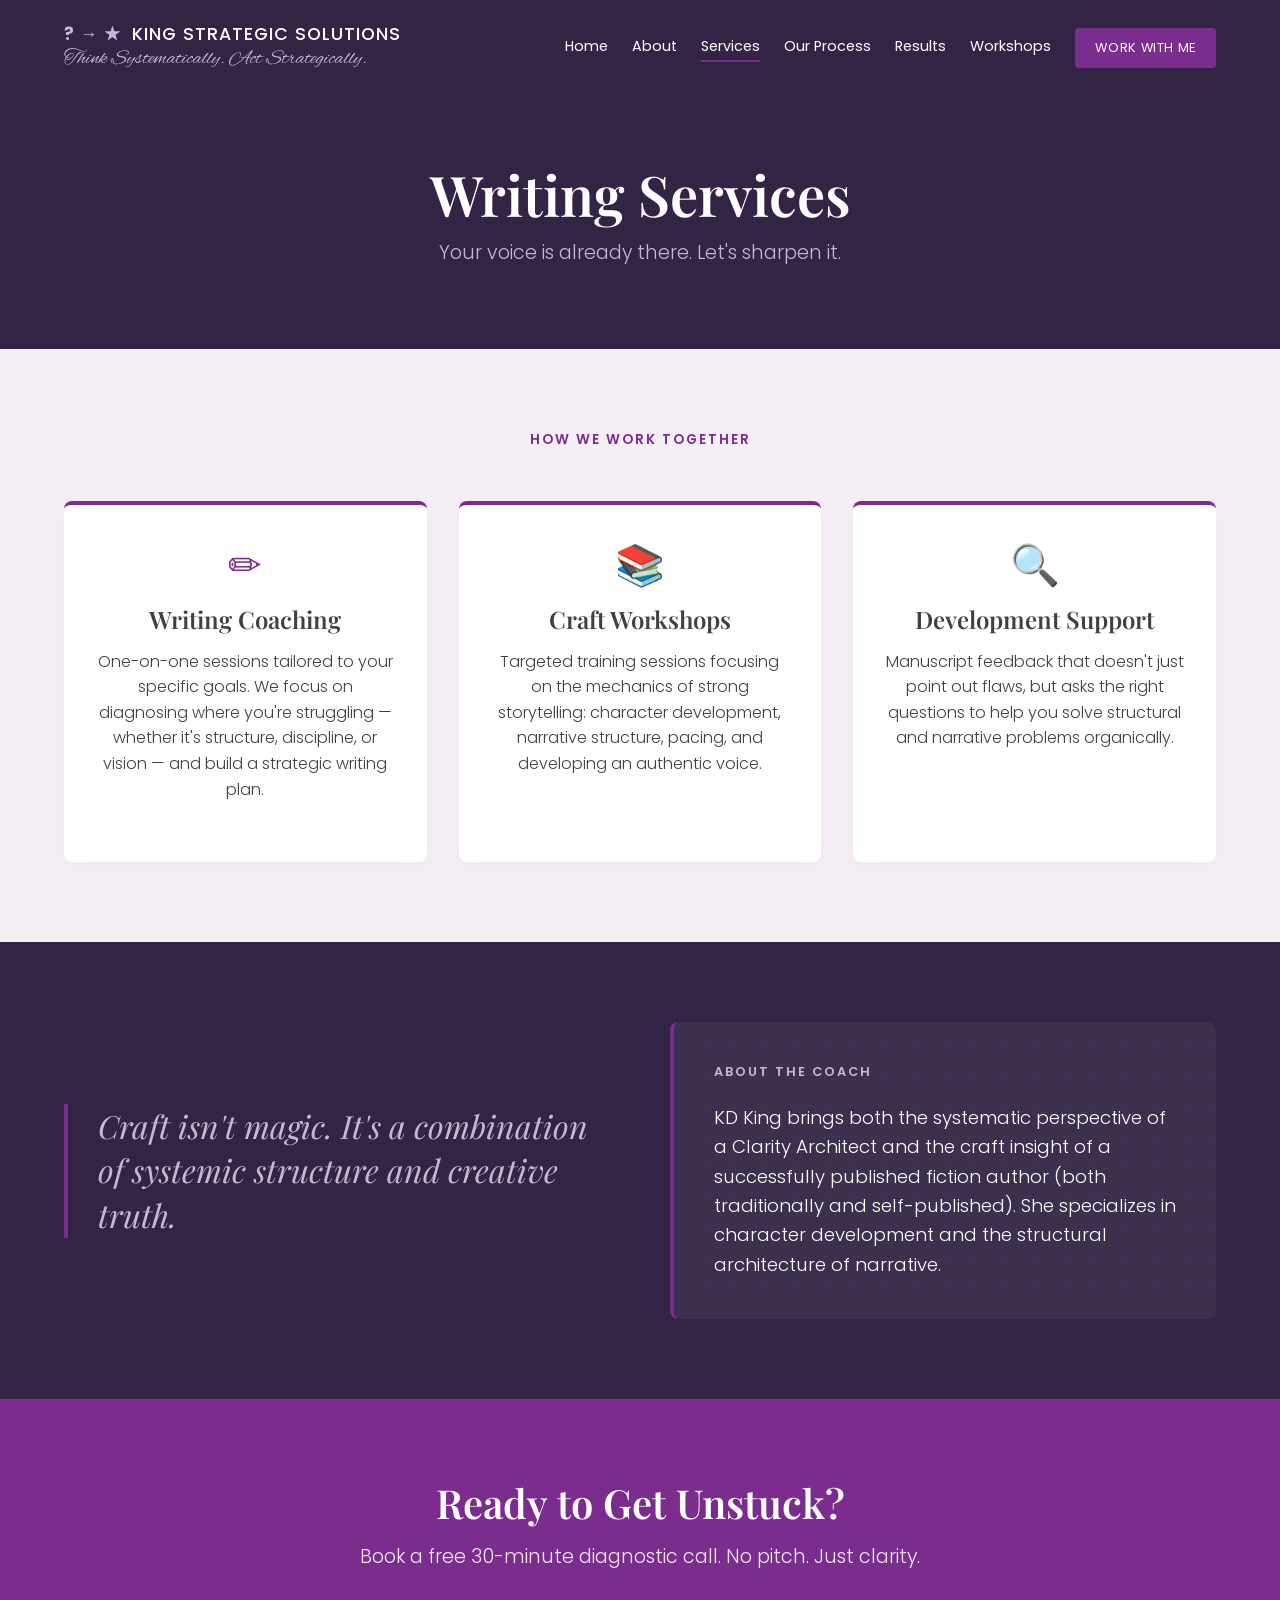
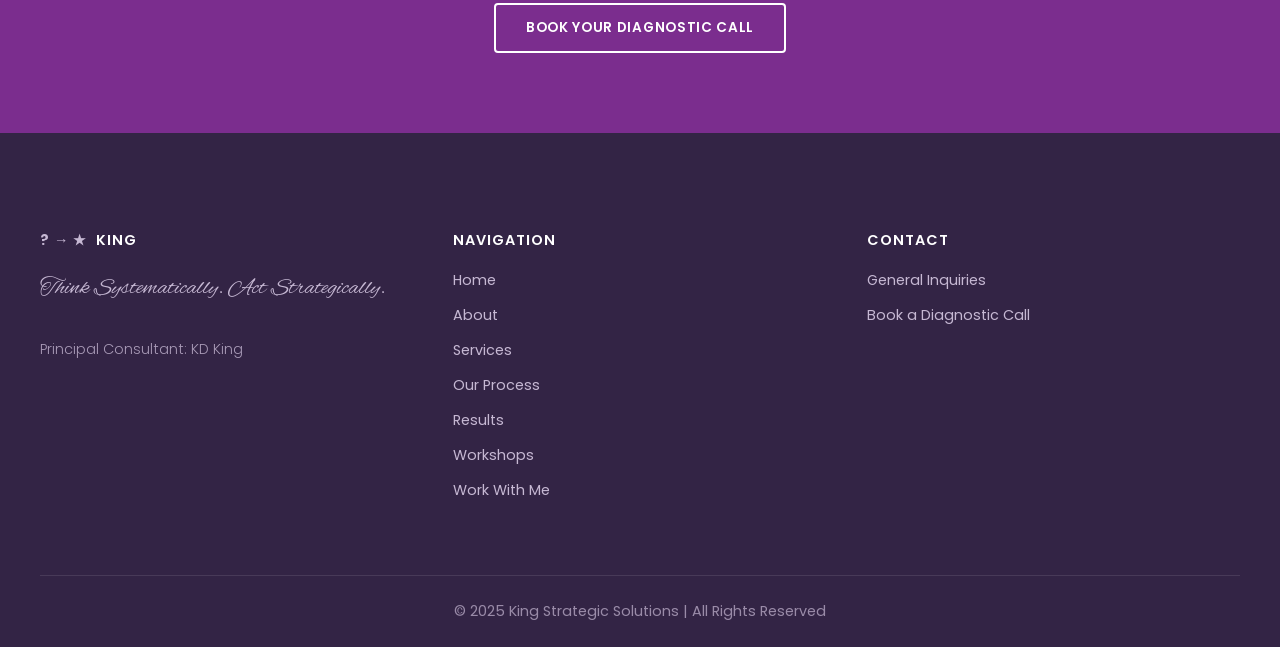
<file: writing-services.html>
<!DOCTYPE html>
<html lang="en">
<head>
  <meta charset="UTF-8">
  <meta name="viewport" content="width=device-width, initial-scale=1.0">
  <meta name="description" content="Personalized writing coaching, craft workshops, and development support for authors and professionals by KD King.">
  <meta property="og:title" content="Writing Services | King Strategic Solutions">
  <meta property="og:description" content="Personalized writing coaching, craft workshops, and development support for authors and professionals by KD King.">
  <meta property="og:url" content="https://kdking.business/writing-services.html">
  <title>Writing Services | King Strategic Solutions</title>
  <link rel="stylesheet" href="style.css">
</head>
<body>
  <header class="site-header">
    <div class="nav-container">
      <a href="index.html" class="logo">
        <div class="logo-main"><span class="logo-icon">? &rarr; &starf;</span> KING STRATEGIC SOLUTIONS</div>
        <div class="logo-tag">Think Systematically. Act Strategically.</div>
      </a>
      <button class="hamburger" aria-label="Toggle Navigation">
        <span></span><span></span><span></span>
      </button>
      <nav class="nav-links">
        <a href="index.html">Home</a>
        <a href="about.html">About</a>
        <a href="services.html" class="active">Services</a>
        <a href="process.html">Our Process</a>
        <a href="results.html">Results</a>
        <a href="workshops.html">Workshops</a>
        <a href="work-with-me.html" class="btn-primary">Work With Me</a>
      </nav>
    </div>
  </header>

  <main>
    <section class="page-hero">
      <div class="container text-center">
        <h1>Writing Services</h1>
        <p class="subtitle">Your voice is already there. Let's sharpen it.</p>
      </div>
    </section>

    <!-- Services -->
    <section class="bg-light">
      <div class="container text-center">
        <span class="section-label">HOW WE WORK TOGETHER</span>
        
        <div class="grid-3 text-left" style="margin-top: 50px;">
          <div class="card" style="border-top: 4px solid var(--color-purple-mid);">
            <div style="font-size: 2.5rem; color: var(--color-purple-mid); margin-bottom: 20px; line-height: 1;">&#9999;</div>
            <h3 style="font-size: 1.5rem;">Writing Coaching</h3>
            <p>One-on-one sessions tailored to your specific goals. We focus on diagnosing where you're struggling &mdash; whether it's structure, discipline, or vision &mdash; and build a strategic writing plan.</p>
          </div>
          
          <div class="card" style="border-top: 4px solid var(--color-purple-mid);">
            <div style="font-size: 2.5rem; color: var(--color-purple-mid); margin-bottom: 20px; line-height: 1;">&#128218;</div>
            <h3 style="font-size: 1.5rem;">Craft Workshops</h3>
            <p>Targeted training sessions focusing on the mechanics of strong storytelling: character development, narrative structure, pacing, and developing an authentic voice.</p>
          </div>
          
          <div class="card" style="border-top: 4px solid var(--color-purple-mid);">
            <div style="font-size: 2.5rem; color: var(--color-purple-mid); margin-bottom: 20px; line-height: 1;">&#128269;</div>
            <h3 style="font-size: 1.5rem;">Development Support</h3>
            <p>Manuscript feedback that doesn't just point out flaws, but asks the right questions to help you solve structural and narrative problems organically.</p>
          </div>
        </div>
      </div>
    </section>

    <!-- Background Note -->
    <section class="bg-dark pattern-bg">
      <div class="container">
        <div class="grid-2" style="align-items: center; gap: 60px;">
          <div>
            <div class="pull-quote" style="margin: 0; font-size: 2rem;">
              Craft isn't magic. It's a combination of systemic structure and creative truth.
            </div>
          </div>
          <div style="background: rgba(255,255,255,0.05); padding: 40px; border-radius: var(--border-radius-card); border-left: 4px solid var(--color-purple-mid);">
            <span class="section-label" style="color: var(--color-purple-light); font-size: 0.8rem;">ABOUT THE COACH</span>
            <p style="font-size: 1.15rem; color: var(--color-white); margin-bottom: 0;">
              KD King brings both the systematic perspective of a Clarity Architect and the craft insight of a successfully published fiction author (both traditionally and self-published). She specializes in character development and the structural architecture of narrative.
            </p>
          </div>
        </div>
      </div>
    </section>

    <!-- Global CTA Band -->
    <section class="cta-band">
      <div class="container">
        <h2>Ready to Get Unstuck?</h2>
        <p>Book a free 30-minute diagnostic call. No pitch. Just clarity.</p>
        <a href="work-with-me.html" class="btn-ghost-white" style="border-width: 2px;">Book Your Diagnostic Call</a>
      </div>
    </section>
  </main>

  <footer class="site-footer">
    <div class="footer-grid">
      <div>
        <h4><span class="logo-icon">? &rarr; &starf;</span> KING</h4>
        <p class="logo-tag" style="margin-top: 5px; font-size: 1.5rem;">Think Systematically. Act Strategically.</p>
        <p style="margin-top: 20px; opacity: 0.8;">Principal Consultant: KD King</p>
      </div>
      <div>
        <h4>Navigation</h4>
        <ul>
          <li><a href="index.html">Home</a></li>
          <li><a href="about.html">About</a></li>
          <li><a href="services.html">Services</a></li>
          <li><a href="process.html">Our Process</a></li>
          <li><a href="results.html">Results</a></li>
          <li><a href="workshops.html">Workshops</a></li>
          <li><a href="work-with-me.html">Work With Me</a></li>
        </ul>
      </div>
      <div>
        <h4>Contact</h4>
        <ul>
          <li><a href="contact.html">General Inquiries</a></li>
          <li><a href="work-with-me.html">Book a Diagnostic Call</a></li>
        </ul>
      </div>
    </div>
    <div class="footer-bottom">
      &copy; 2025 King Strategic Solutions | All Rights Reserved
    </div>
  </footer>
  <script src="main.js"></script>
</body>
</html>
</file>
<file: style.css>
/* King Strategic Solutions — Design System */

@import url('https://fonts.googleapis.com/css2?family=Playfair+Display:wght@400;600;700&family=Poppins:wght@300;400;500;600&family=Alex+Brush&display=swap');

:root {
  /* Brand Colors */
  --color-bg-dark:     #332445;   /* Primary dark background */
  --color-purple-deep: #663399;   /* Deep purple */
  --color-purple-mid:  #7b2d8e;   /* Mid purple / primary accent */
  --color-purple-light:#c6b8d3;   /* Light purple */
  --color-purple-pale: #B183BA;   /* Muted purple for body text on white */
  --color-off-white:   #f0edef;   /* Near-white / light background */
  --color-blush:       #f5eff5;   /* Soft section background */
  --color-charcoal:    #34495e;   /* Dark grey for text */
  --color-near-black:  #332445;   /* Darkest — same as bg-dark */
  --color-white:       #ffffff;
  --color-text-dark:   #404040;   /* Body text on light backgrounds */

  /* Typography */
  --font-display: 'Playfair Display', serif;
  --font-body: 'Poppins', sans-serif;
  --font-script: 'Alex Brush', cursive;

  /* Spacing & Layout */
  --max-width: 1200px;
  --section-padding: 80px 24px;
  --section-padding-mobile: 48px 20px;
  --border-radius: 4px;
  --border-radius-card: 8px;
}

/* Base Safari/Mobile Adjustments & Reset */
*, *::before, *::after { box-sizing: border-box; }
body, h1, h2, h3, p, ul, li { margin: 0; padding: 0; }
body {
  font-family: var(--font-body);
  color: var(--color-text-dark);
  background-color: var(--color-off-white);
  line-height: 1.6;
  -webkit-font-smoothing: antialiased;
}

/* Typography Scales */
h1, h2, h3, h4 { font-family: var(--font-display); font-weight: 600; line-height: 1.2; margin-bottom: 0.5em; }
h1 { font-size: 3rem; }
h2 { font-size: 2.25rem; }
h3 { font-size: 1.5rem; }
p { margin-bottom: 1.25em; font-weight: 300; }
a { text-decoration: none; color: inherit; transition: color 0.3s ease; }
img { max-width: 100%; display: block; }

/* Utility Classes */
.container { max-width: var(--max-width); margin: 0 auto; padding: 0 24px; }
.text-center { text-align: center; }
.bg-dark { background-color: var(--color-bg-dark); color: var(--color-white); }
.bg-light { background-color: var(--color-blush); color: var(--color-text-dark); }
.bg-white { background-color: var(--color-off-white); }

/* Buttons */
.btn-primary {
  display: inline-block; background: var(--color-purple-mid); color: var(--color-white);
  padding: 14px 32px; font-family: var(--font-body); font-weight: 600; letter-spacing: 0.05em;
  text-transform: uppercase; font-size: 0.85rem; border: none; border-radius: var(--border-radius);
  cursor: pointer; transition: background 0.2s ease; text-align: center;
}
.btn-primary:hover { background: var(--color-purple-deep); color: var(--color-white); }

.btn-secondary {
  display: inline-block; background: transparent; color: var(--color-purple-mid); border: 2px solid var(--color-purple-mid);
  padding: 12px 30px; font-family: var(--font-body); font-weight: 600; letter-spacing: 0.05em; text-transform: uppercase; 
  font-size: 0.85rem; border-radius: var(--border-radius); cursor: pointer; transition: all 0.2s ease; text-align: center;
}
.btn-secondary:hover { background: var(--color-purple-mid); color: var(--color-white); }

.btn-ghost-white {
  display: inline-block; background: transparent; color: var(--color-white); border: 2px solid var(--color-white);
  padding: 12px 30px; font-family: var(--font-body); font-weight: 600; letter-spacing: 0.05em; text-transform: uppercase;
  font-size: 0.85rem; border-radius: var(--border-radius); cursor: pointer; transition: all 0.2s ease; text-align: center;
}
.btn-ghost-white:hover { background: var(--color-white); color: var(--color-purple-mid); }

/* Navigation */
.site-header {
  position: fixed; top: 0; left: 0; width: 100%; z-index: 1000;
  background-color: transparent; transition: background-color 0.3s ease, backdrop-filter 0.3s ease;
  padding: 20px 0;
}
.site-header.scrolled {
  background-color: rgba(51, 36, 69, 0.95);
  backdrop-filter: blur(10px); padding: 15px 0; border-bottom: 1px solid rgba(255, 255, 255, 0.1);
}
.nav-container { display: flex; justify-content: space-between; align-items: center; max-width: var(--max-width); margin: 0 auto; padding: 0 24px; }
.logo { display: flex; flex-direction: column; align-items: flex-start; z-index: 1001; }
.logo-main { font-family: var(--font-body); font-weight: 500; color: var(--color-white); font-size: 1.1rem; letter-spacing: 1px; }
.logo-icon { color: var(--color-purple-light); font-weight: 700; margin-right: 5px; }
.logo-tag { font-family: var(--font-script); color: var(--color-purple-light); font-size: 1.3rem; margin-top: -5px; }

.nav-links { display: flex; gap: 24px; align-items: center; }
.nav-links a { font-family: var(--font-body); color: var(--color-white); font-size: 0.9rem; font-weight: 400; padding-bottom: 4px; position: relative; }
.nav-links a:not(.btn-primary)::after {
  content: ''; position: absolute; bottom: 0; left: 0; width: 0; height: 2px; background-color: var(--color-purple-mid); transition: width 0.3s ease;
}
.nav-links a:not(.btn-primary):hover::after, .nav-links a.active::after { width: 100%; }
.nav-links .btn-primary { padding: 10px 20px; font-size: 0.8rem; }

.hamburger { display: none; background: none; border: none; cursor: pointer; padding: 10px; z-index: 1001; }
.hamburger span { display: block; width: 25px; height: 2px; background-color: var(--color-white); margin-bottom: 5px; transition: 0.3s ease; }
.hamburger span:last-child { margin-bottom: 0; }
.hamburger.active span:nth-child(1) { transform: translateY(7px) rotate(45deg); }
.hamburger.active span:nth-child(2) { opacity: 0; }
.hamburger.active span:nth-child(3) { transform: translateY(-7px) rotate(-45deg); }

/* Page Hero */
.page-hero {
  background-color: var(--color-bg-dark); color: var(--color-white);
  padding: 160px 24px 80px; text-align: center; display: flex; flex-direction: column; justify-content: center; align-items: center; min-height: 280px;
}
.page-hero h1 { margin-bottom: 0.2em; font-size: 3.5rem; }
.page-hero p.subtitle { font-family: var(--font-body); color: var(--color-purple-light); font-weight: 300; font-size: 1.2rem; max-width: 800px; margin: 0 auto; }

/* Sections */
section { padding: var(--section-padding); }
.section-label { color: var(--color-purple-mid); font-family: var(--font-body); text-transform: uppercase; font-size: 0.85rem; font-weight: 600; letter-spacing: 2px; margin-bottom: 20px; display: block; }
.accent-marker { color: var(--color-purple-mid); margin-right: 10px; font-weight: bold; }

/* Cards Grid Layouts */
.grid-3 { display: grid; grid-template-columns: repeat(3, 1fr); gap: 32px; }
.grid-2 { display: grid; grid-template-columns: repeat(2, 1fr); gap: 32px; }
.card { background: var(--color-white); border-radius: var(--border-radius-card); padding: 40px 32px; box-shadow: 0 4px 20px rgba(0,0,0,0.03); border-top: 4px solid var(--color-purple-mid); transition: transform 0.3s ease; height: 100%; }
.card:hover { transform: translateY(-5px); }
.card-icon { font-size: 2rem; color: var(--color-purple-mid); margin-bottom: 20px; display: block; }
.card h3 { font-family: var(--font-display); font-size: 1.5rem; margin-bottom: 15px; }

/* Geometric / Abstract Bg (CSS only) */
.pattern-bg {
  position: relative; overflow: hidden;
}
.pattern-bg::before {
  content: ''; position: absolute; top: 0; left: 0; width: 100%; height: 100%;
  background-image: radial-gradient(var(--color-purple-deep) 1px, transparent 1px);
  background-size: 30px 30px; opacity: 0.15; z-index: 0; pointer-events: none;
}
.pattern-bg > * { position: relative; z-index: 1; }

/* Pull Quotes */
.pull-quote { font-family: var(--font-display); font-style: italic; color: var(--color-purple-light); font-size: 2rem; line-height: 1.4; border-left: 4px solid var(--color-purple-mid); padding-left: 30px; margin: 30px 0; }

/* CTA Band */
.cta-band { background-color: var(--color-purple-mid); color: var(--color-white); text-align: center; padding: 80px 24px; }
.cta-band h2 { font-family: var(--font-display); font-size: 2.5rem; margin-bottom: 15px; }
.cta-band p { font-size: 1.2rem; margin-bottom: 30px; color: rgba(255,255,255,0.9); }

/* Forms */
form { max-width: 600px; margin: 0 auto; text-align: left; }
.form-group { margin-bottom: 24px; }
.form-group label { display: block; font-weight: 500; margin-bottom: 8px; color: var(--color-text-dark); }
.form-group input, .form-group select, .form-group textarea {
  width: 100%; padding: 14px 16px; border: 1px solid #ccc; border-radius: var(--border-radius); font-family: var(--font-body); font-size: 1rem;
}
.form-group input:focus, .form-group select:focus, .form-group textarea:focus { outline: none; border-color: var(--color-purple-mid); }
.form-group textarea { resize: vertical; min-height: 150px; }

/* Footer */
.site-footer { background-color: var(--color-bg-dark); color: var(--color-purple-light); padding: 80px 24px 24px; font-size: 0.9rem; }
.footer-grid { display: grid; grid-template-columns: repeat(3, 1fr); gap: 40px; max-width: var(--max-width); margin: 0 auto 60px; }
.site-footer h4 { color: var(--color-white); font-family: var(--font-body); letter-spacing: 1px; text-transform: uppercase; font-size: 0.9rem; margin-bottom: 20px; }
.site-footer ul { list-style: none; }
.site-footer ul li { margin-bottom: 12px; }
.site-footer a { color: var(--color-purple-light); }
.site-footer a:hover { color: var(--color-white); }
.footer-bottom { text-align: center; border-top: 1px solid rgba(255,255,255,0.1); padding-top: 24px; max-width: var(--max-width); margin: 0 auto; color: rgba(198, 184, 211, 0.7); }

/* Responsive break points */
@media (max-width: 900px) {
  .hamburger { display: block; }
  .nav-links {
    position: fixed; top: 0; right: -100%; height: 100vh; width: 100%; max-width: 400px; padding: 100px 40px;
    background-color: var(--color-bg-dark); flex-direction: column; align-items: flex-start; gap: 30px;
    transition: right 0.3s ease; box-shadow: -10px 0 30px rgba(0,0,0,0.5); z-index: 1000;
  }
  .nav-links.active { right: 0; }
  .nav-links a { font-size: 1.2rem; }
  .nav-links .btn-primary { width: 100%; text-align: center; font-size: 1rem; padding: 16px; margin-top: 20px; }
  .site-header { background-color: rgba(51, 36, 69, 0.98); }
  h1 { font-size: 2.5rem; }
  .grid-3, .grid-2 { grid-template-columns: 1fr; }
  .footer-grid { grid-template-columns: 1fr; text-align: center; }
  .site-footer h4 { margin-top: 30px; }
  section { padding: var(--section-padding-mobile); }
}
</file>
